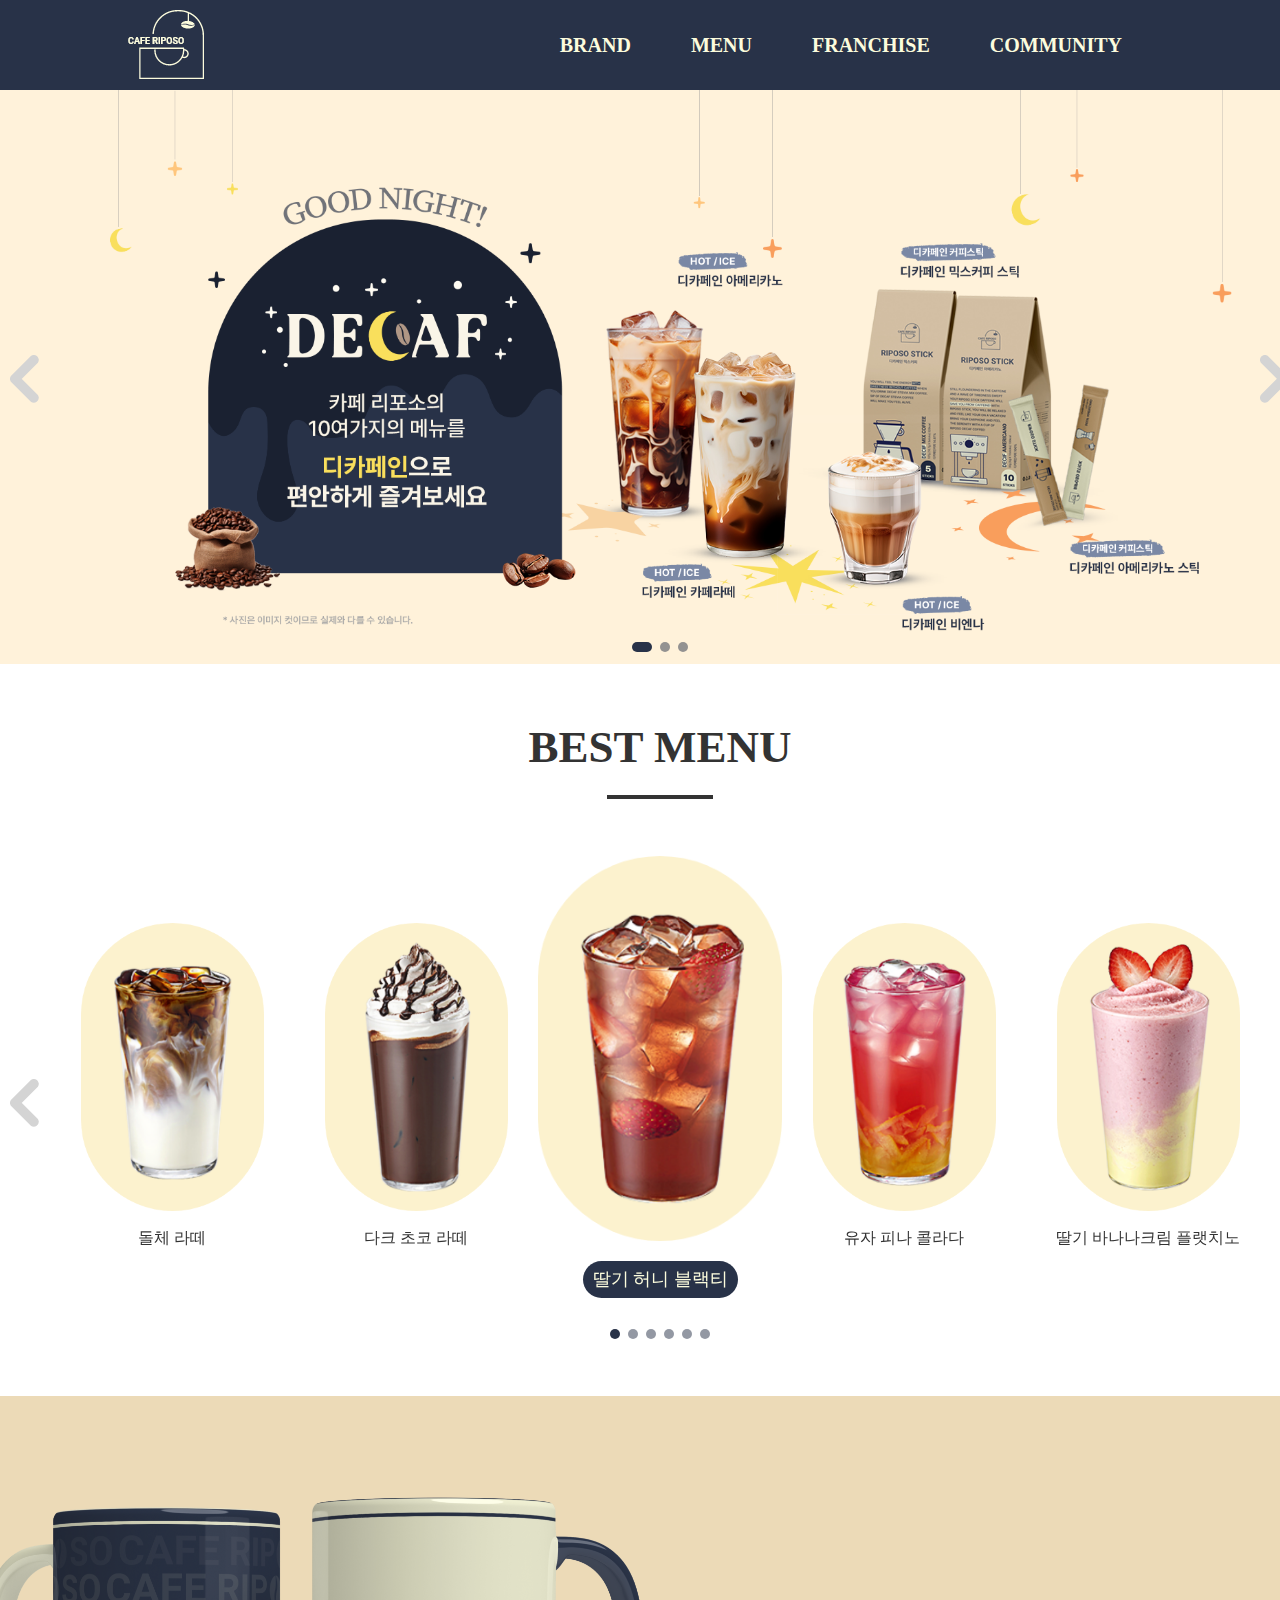
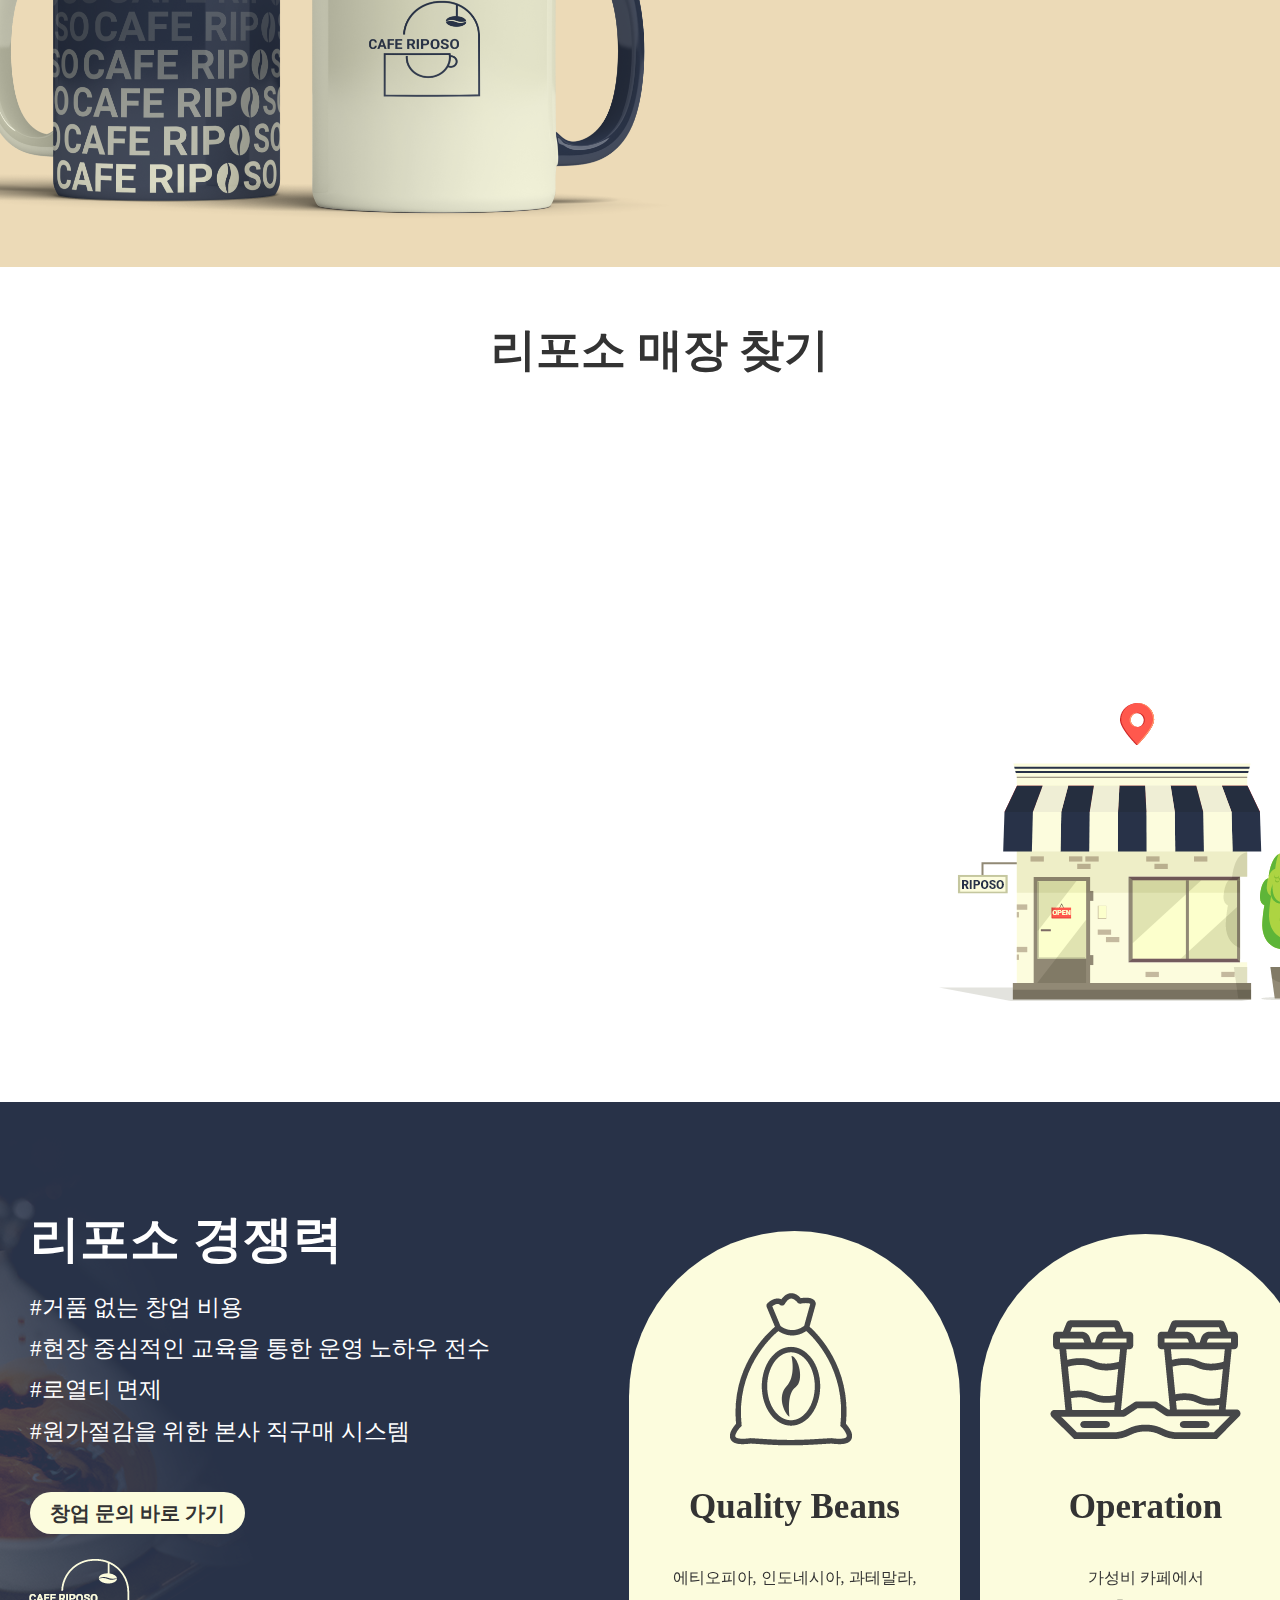
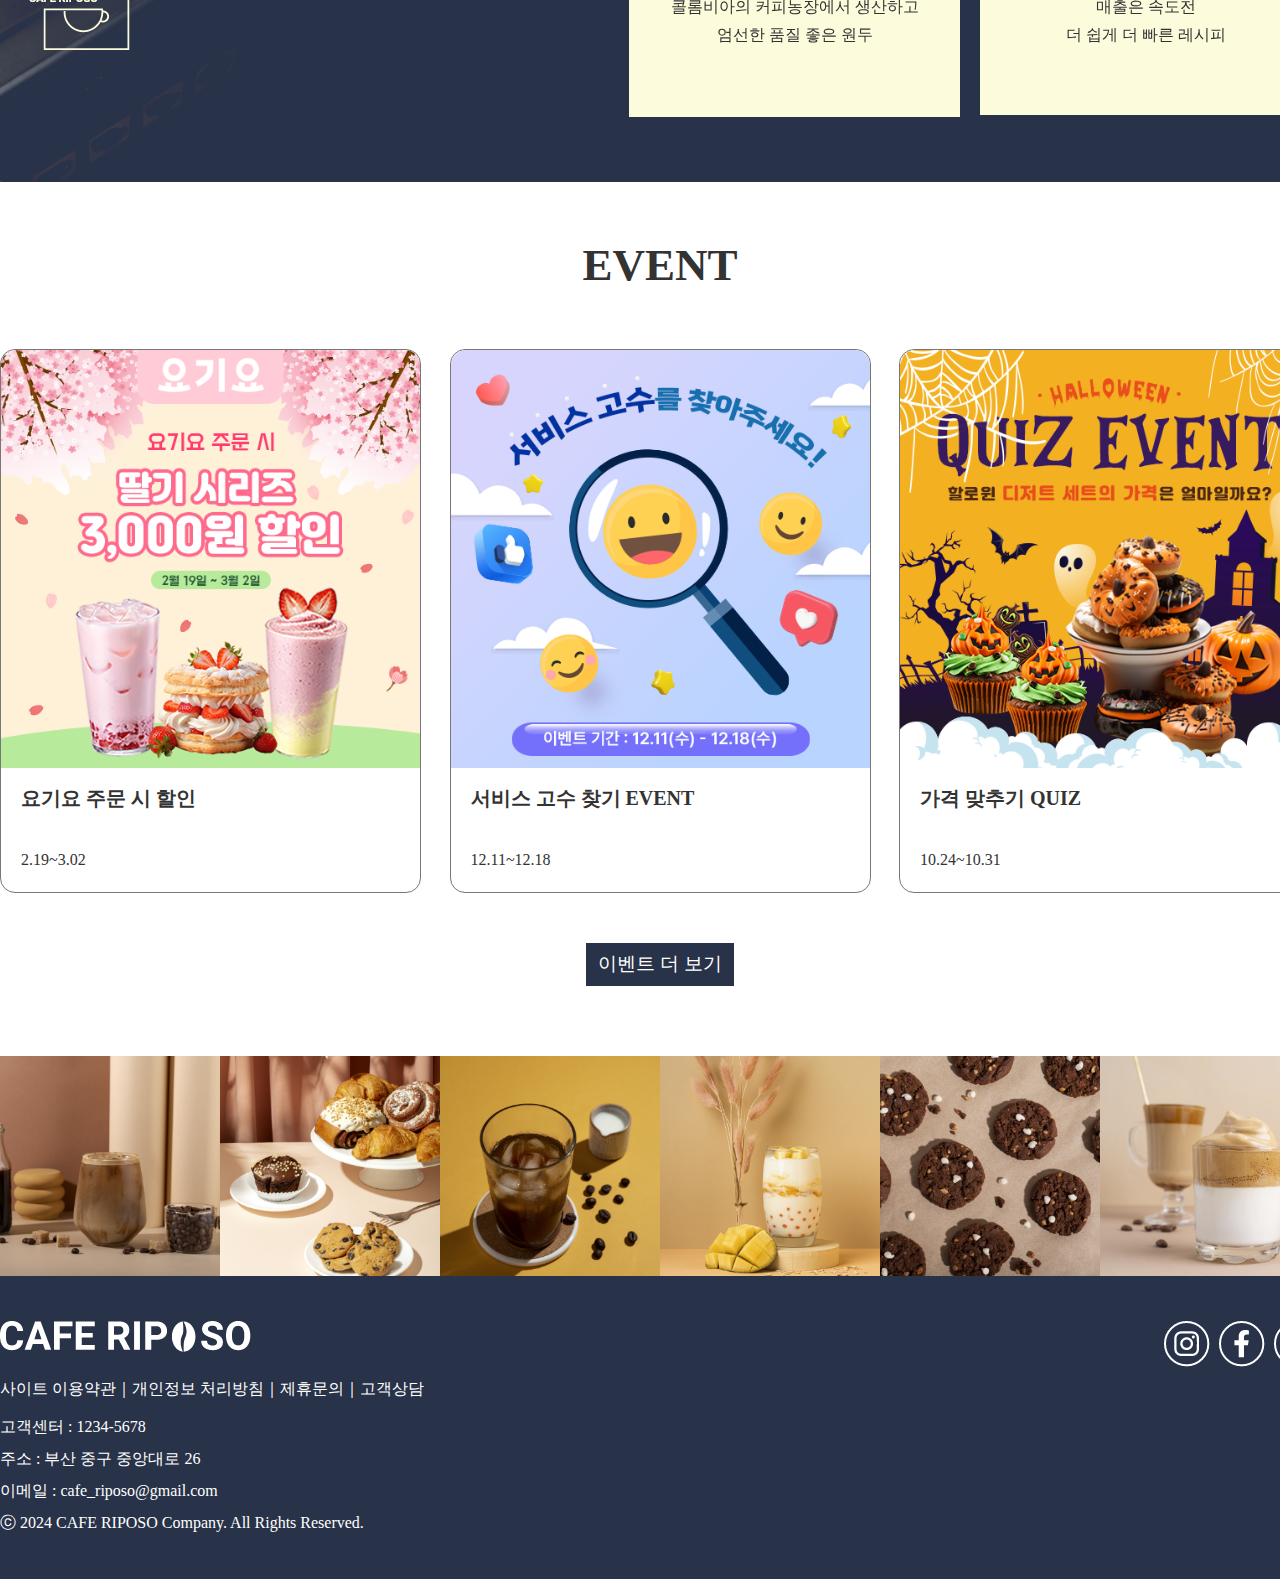
<file: index.html>
<!DOCTYPE html>
<html lang="ko">

<head>
  <meta charset="UTF-8">
  <meta http-equiv="X-UA-Compatible" content="IE=edge">
  <meta name="viewport" content="width=1400"><!--다른 매체에서도 너비 오류 없이 볼 수 있게-->
  <link href="./images/index/favicon_logo.png" rel="icon" type="image/png" sizes="32x32"><!--파비콘-->
  <title>카페 리포소</title>
  <link rel="stylesheet" href="https://cdn.jsdelivr.net/npm/swiper@8/swiper-bundle.min.css">
  <link href="https://unpkg.com/aos@2.3.1/dist/aos.css" rel="stylesheet">
  <link rel="stylesheet" href="https://cdn.jsdelivr.net/npm/swiper@8/swiper-bundle.min.css">
  <link href="https://webfontworld.github.io/sunn/SUIT.css" rel="stylesheet">
  <link rel="stylesheet" href="./index.css">
</head>

<body>
  <!-- header -->
  <header>
    <div class="header_in">
      <a href="./index.html"><img src="./images/index/logo.png" alt="카페리포소 로고"></a>
      <ul class="nav">
        <li><a href="./sub1_brand.html">BRAND</a>
          <strong></strong>
          <ul class="sub">
            <li><a href="./sub1_brand.html#vision">브랜드 비전</a></li>
            <li><a href="./sub1_brand.html#bg">브랜드 핵심가치</a></li>
            <li><a href="./sub1_brand.html#logo_bg">브랜드 로고</a></li>
            <li><a href="./sub1_brand.html#last">브랜드 연혁</a></li>
          </ul>
        </li>
        <li><a href="./sub2_menu.html">MENU</a>
          <strong></strong>
          <ul class="sub">
            <li><a href="./sub2_menu.html">전체메뉴</a></li>
          </ul>
        </li>
        <li><a href="./sub3_franchise.html">FRANCHISE</a>
          <strong></strong>
          <ul class="sub">
            <li><a href="./sub3_franchise.html#box">창업안내</a></li>
            <li><a href="./sub3_franchise.html#step">개설절차</a></li>
            <li><a href="./sub3_franchise.html#money">개설비용</a></li>
          </ul>
        </li>
        <li><a href="./sub4_community.html">COMMUNITY</a>
          <strong></strong>
          <ul class="sub">
            <li><a href="./sub4_community.html#event">이벤트</a></li>
            <li><a href="./sub4_community.html#table">공지사항</a></li>
            <li><a href="./sub4_community.html#bottom">제휴 및 문의</a></li>
          </ul>
        </li>
        <li class="sub_bg"></li>
      </ul>
    </div>
  </header>
  <!-- main banner -->
  <!-- 구문 -->
  <div class="swiper-container slide_banner">
    <div class="swiper-wrapper">
      <div class="swiper-slide">
        <a href="#"><img src="./images/index/main_banner_DECAF.png" alt="배너1"></a>
      </div>
      <div class="swiper-slide">
        <a href="#"><img src="./images/index/main_banner_TOAST.png" alt="배너2"></a>
      </div>
      <div class="swiper-slide">
        <a href="#"><img src="./images/index/mian_banner_EVENT.png" alt="배너3"></a>
      </div>

    </div>
    <!-- 화살표 버튼 -->
    <div class="swiper-button-next"></div>
    <div class="swiper-button-prev"></div>
    <!-- 블릿 버튼 -->
    <div class="swiper-pagination"></div>
  </div>

  <!-- best menu -->
  <div class="bestmenu">
    <h1>BEST MENU</h1>
    <b></b>
    <!-- best menu 구문 -->
    <div class="swiper-container gallery-center">
      <div class="gallery-center_inner">
        <div class="swiper-wrapper">
          <div class="swiper-slide">
            <a href="#"><img src="./images/index/menu1.png" alt="Strawberry honey black tea">
              <p>딸기 허니 블랙티</p>
            </a>
          </div>
          <div class="swiper-slide">
            <a href="#"><img src="./images/index/menu2.png" alt="yuzafina colada">
              <p>유자 피나 콜라다</p>
            </a>
          </div>
          <div class="swiper-slide">
            <a href="#"><img src="./images/index/menu3.png" alt="Strawberry banana cream fletchino">
              <p>딸기 바나나크림 플랫치노</p>
            </a>
          </div>
          <div class="swiper-slide">
            <a href="#"><img src="./images/index/menu4.png" alt="Black Sugar Bubble Tea">
              <p>흑당 버블 라떼</p>
            </a>
          </div>
          <div class="swiper-slide">
            <a href="#"><img src="./images/index/menu5.png" alt="Dolce Latte">
              <p>돌체 라떼</p>
            </a>
          </div>
          <div class="swiper-slide">
            <a href="#"><img src="./images/index/menu6.png" alt="Dark chocolate latte">
              <p>다크 초코 라떼</p>
            </a>
          </div>

        </div>
        <!-- 화살표 버튼 -->
        <div class="swiper-button-next"></div>
        <div class="swiper-button-prev"></div>
        <!-- 블릿 버튼 -->
        <div class="swiper-pagination"></div>
      </div>
    </div>
  </div>

  <!-- MD -->
  <div class="mugbg">
    <div class="mugtext">
      <h2 data-aos="fade-up">Special Mug Cup</h2>
      <p data-aos="fade-up" data-aos-delay="200">
        심플한 디자인으로 일상 어디서든 <br>
        활용하기 좋은 카페 리포소 대용량 머그컵
      </p>
      <span data-aos="fade-up" data-aos-delay="400">1회 제공량 600ml</span> <br>
      <a href="#" data-aos="fade-up" data-aos-delay="600">제품 더 보러가기</a>
    </div>
  </div>

  <!-- 매장 찾기 -->
  <div class="find">
    <h1>
      리포소 매장 찾기
    </h1>
    <img src="./images/index/fine_store.png"
      alt="find a store 따뜻한 분위기의 조명과 싱그러운 식물들이 어우러져 편안하게 휴식할 수 있는 공간인 카페 리포소 매장을 찾아보세요." class="findimg" data-aos="fade-right">
    <img src="./images/index/interior.png"
      alt="a variety of interior 작은 규모의 Take-Out 매장부터, 넓고 쾌적한 공간의 대형 매장까지 최고의 레이아웃으로 맞춤형 설계를 진행하여 제공합니다." class="interiorimg" data-aos="fade-up">
    <div class="findtext" data-aos="fade-left" data-aos-easing="ease-out-back">
      <h3>
        전국 어디에서나 <span>리포소와 함께!</span>
      </h3>
      <h4>
        리포소와 함께 커피 한잔의 여유를 가져보세요.
      </h4>
      <p>
        휴식이 필요할때, 여유로운 시간을 보내고 싶을때 <br>
        언제든 찾아올 수 있는 카페 리포소 매장이 <br>
        당신을 기다립니다.
      </p>
      <a href="#">매장 찾기</a>
    </div>
  </div>

  <!-- 리포소 경쟁력 -->
  <section>
    <div class="text">
      <h3>
        리포소 경쟁력
      </h3>
      <p>#거품 없는 창업 비용 <br>
        #현장 중심적인 교육을 통한 운영 노하우 전수 <br>
        #로열티 면제 <br>
        #원가절감을 위한 본사 직구매 시스템 <br>
      </p>
      <a href="#">창업 문의 바로 가기</a>

      <!-- 두번째 슬라이드 -->
      <div class="swiper-container slide">
        <div class="swiper-wrapper">
          <div class="swiper-slide">
            <div class="bg1">
              <h2>
                Quality Beans
              </h2>
              <p>
                에티오피아, 인도네시아, 과테말라, <br>
                콜롬비아의 커피농장에서 생산하고 <br>
                엄선한 품질 좋은 원두
              </p>
            </div>
            <div class="bg2">
              <h2>
                Operation
              </h2>
              <p>
                가성비 카페에서 <br>
                매출은 속도전 <br>
                더 쉽게 더 빠른 레시피
              </p>
            </div>
          </div>
          <div class="swiper-slide">
            <div class="bg3">
              <h2>
                Interior
              </h2>
              <p>
                작은 평수의 매장부터 <br>
                넓은 매장의 평수까지, <br>
                합리적인 맞춤 설계 인테리어
              </p>
            </div>
            <div class="bg4">
              <h2>
                Academy
              </h2>
              <p>
                체계화된 교육, 최적화된 시설의 <br>
                아카데미로 카페 창업이 <br>
                처음이신 분들도 누구나 쉽게
              </p>
            </div>
          </div>

        </div>

      </div>
    </div>
  </section>
  <!-- evevt -->
  <div class="event">
    <h1>EVENT</h1>
    <ul>
      <li><a href="#">
          <div class="event_img">
            <img src="./images/index/event1.png"
              alt="요기요 주문 시 딸기 시리즈 3,000원 할인">
          </div>
          <h5>
            요기요 주문 시 할인
          </h5>
          <p>
            2.19~3.02
          </p>
        </a></li>
      <li><a href="#">
          <div class="event_img">
            <img src="./images/index/event2.png" alt="서비스 고수를 찾아주세요! 이벤트 기간 : 12.11(수) - 12.18(수)">
          </div>
          <h5>
            서비스 고수 찾기 EVENT
          </h5>
          <p>
           12.11~12.18
          </p>
        </a></li>
      <li><a href="#">
          <div class="event_img">
            <img src="./images/index/event3.png" alt="HALLOWEEN QUIZ EVENT 할로윈 디자트 세트의 가격은 얼마일까요?">
          </div>
          <h5>
            가격 맞추기 QUIZ
          </h5>
          <p>
            10.24~10.31 
          </p>
        </a></li>
    </ul>
    <h6><a href="./sub4_community.html">이벤트 더 보기</a></h6>
  </div>

  <!-- 맨밑에 흘러가는 배너 --><!-- 구문 -->
  <div class="swiper-container flowslide">
    <div class="flowslide_inner">
      <div class="swiper-wrapper">
        <div class="swiper-slide">
          <a href="#"><img src="./images/index/img1.png" alt="갤러리1"></a>
        </div>
        <div class="swiper-slide">
          <a href="#"><img src="./images/index/img2.png" alt="갤러리2"></a>
        </div>
        <div class="swiper-slide">
          <a href="#"><img src="./images/index/img3.png" alt="갤러리3"></a>
        </div>
        <div class="swiper-slide">
          <a href="#"><img src="./images/index/img4.png" alt="갤러리4"></a>
        </div>
        <div class="swiper-slide">
          <a href="#"><img src="./images/index/img5.png" alt="갤러리5"></a>
        </div>
        <div class="swiper-slide">
          <a href="#"><img src="./images/index/img6.png" alt="갤러리6"></a>
        </div>
        <div class="swiper-slide">
          <a href="#"><img src="./images/index/img7.png" alt="갤러리7"></a>
        </div>
        <div class="swiper-slide">
          <a href="#"><img src="./images/index/img8.png" alt="갤러리8"></a>
        </div>
      </div>
    </div>
  </div>

  <!-- footer -->
  <footer>
    <div class="footer_in">
      <div class="footer_left">
        <img src="./images/index/f_logo.png" alt="cafe riposo 서브로고">
        <ul>
          <li><a href="#">사이트 이용약관</a></li>
          <li>｜</li>
          <li><a href="#">개인정보 처리방침</a></li>
          <li>｜</li>
          <li><a href="#">제휴문의</a></li>
          <li>｜</li>
          <li><a href="#">고객상담</a></li>
        </ul>
        <p>
          고객센터 : 1234-5678 <br>
          주소 : 부산 중구 중앙대로 26 <br>
          이메일 : cafe_riposo@gmail.com <br>
          ⓒ 2024 CAFE RIPOSO Company. All Rights Reserved.
        </p>
      </div>
      <div class="footer_right">
        <img src="./images/index/icon_instar.png" alt="인스타그램 아이콘">
        <img src="./images/index/icon_facebook.png" alt="페이스북 아이콘">
        <img src="./images/index/icon_youtube.png" alt="유튜브 아이콘">
      </div>
    </div>
  </footer>




  <!-- js -->
  <script src="https://code.jquery.com/jquery-2.2.0.min.js"></script>
  <script src="https://cdn.jsdelivr.net/npm/swiper@8/swiper-bundle.min.js"></script>
  <script src="https://unpkg.com/aos@2.3.1/dist/aos.js"></script><!-- aos 라이브러리 -->
  <script src="./script/index.js"></script>

</body>

</html>
</file>
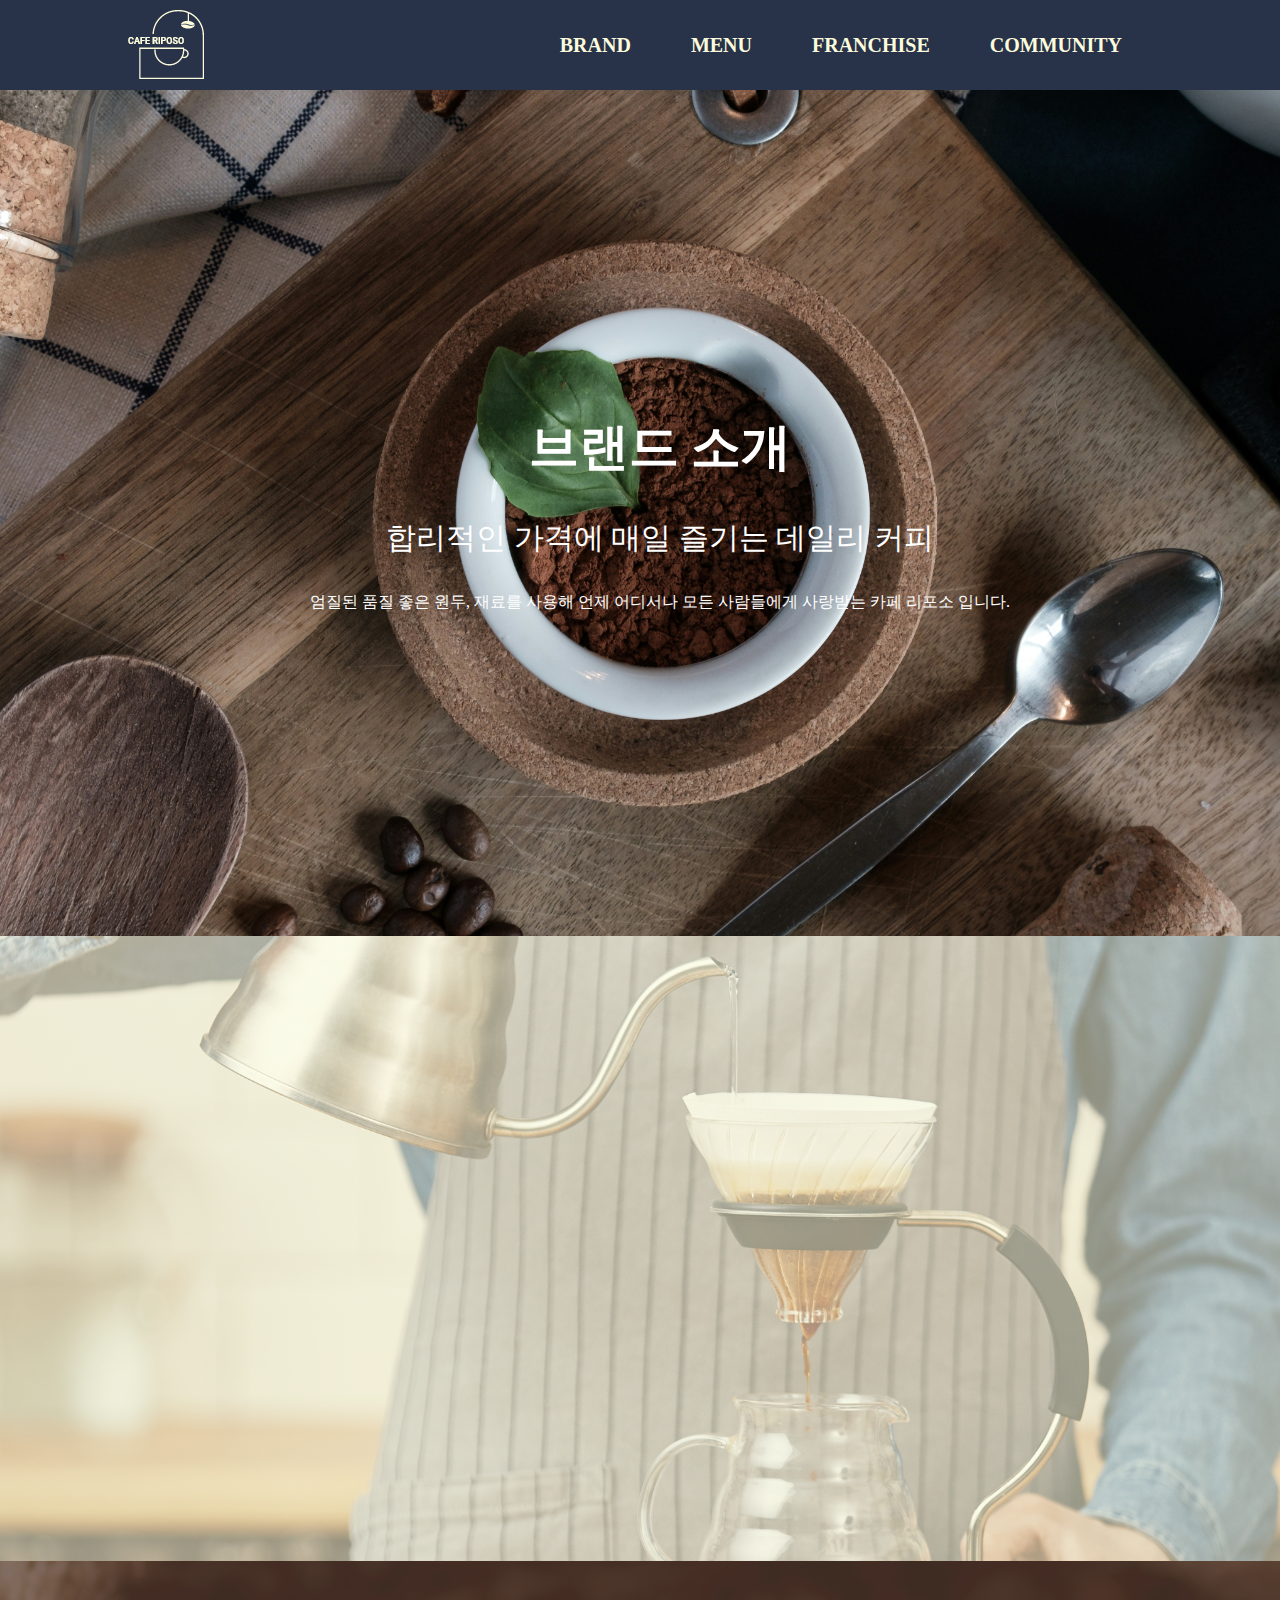
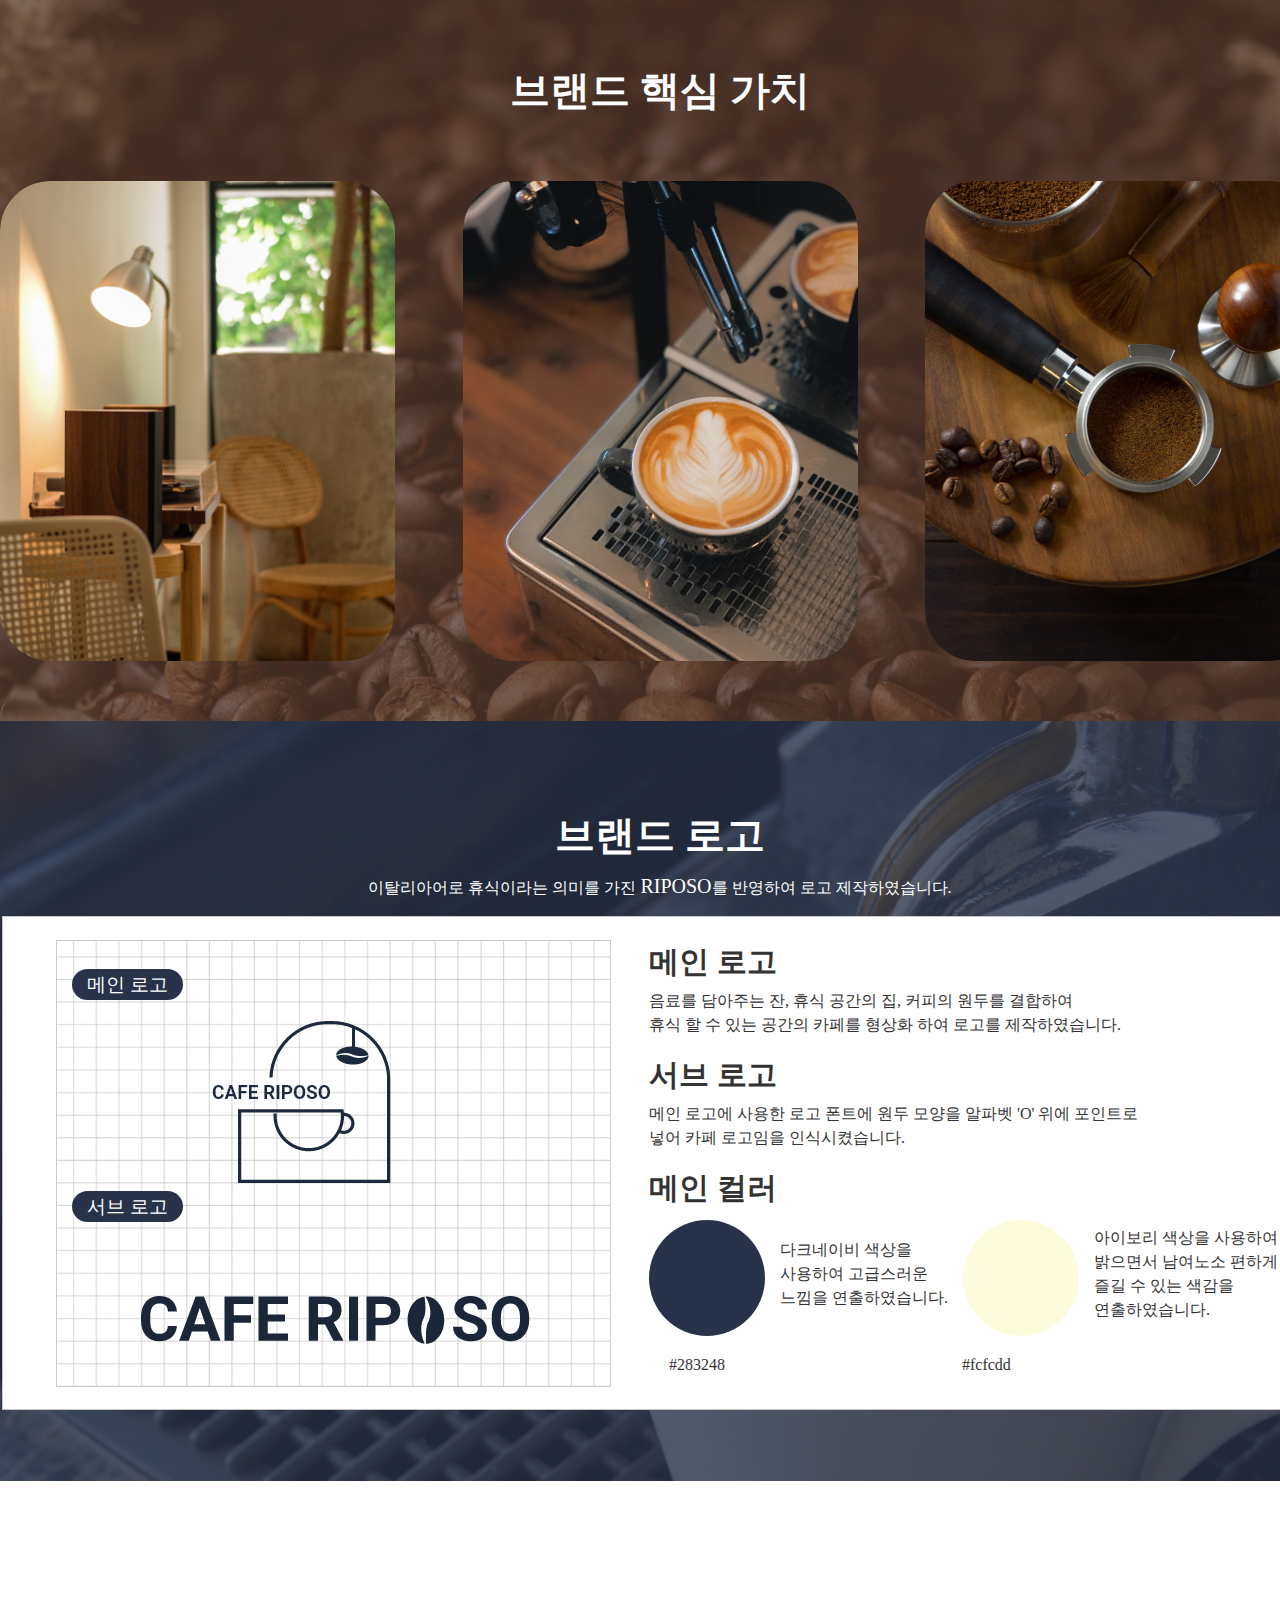
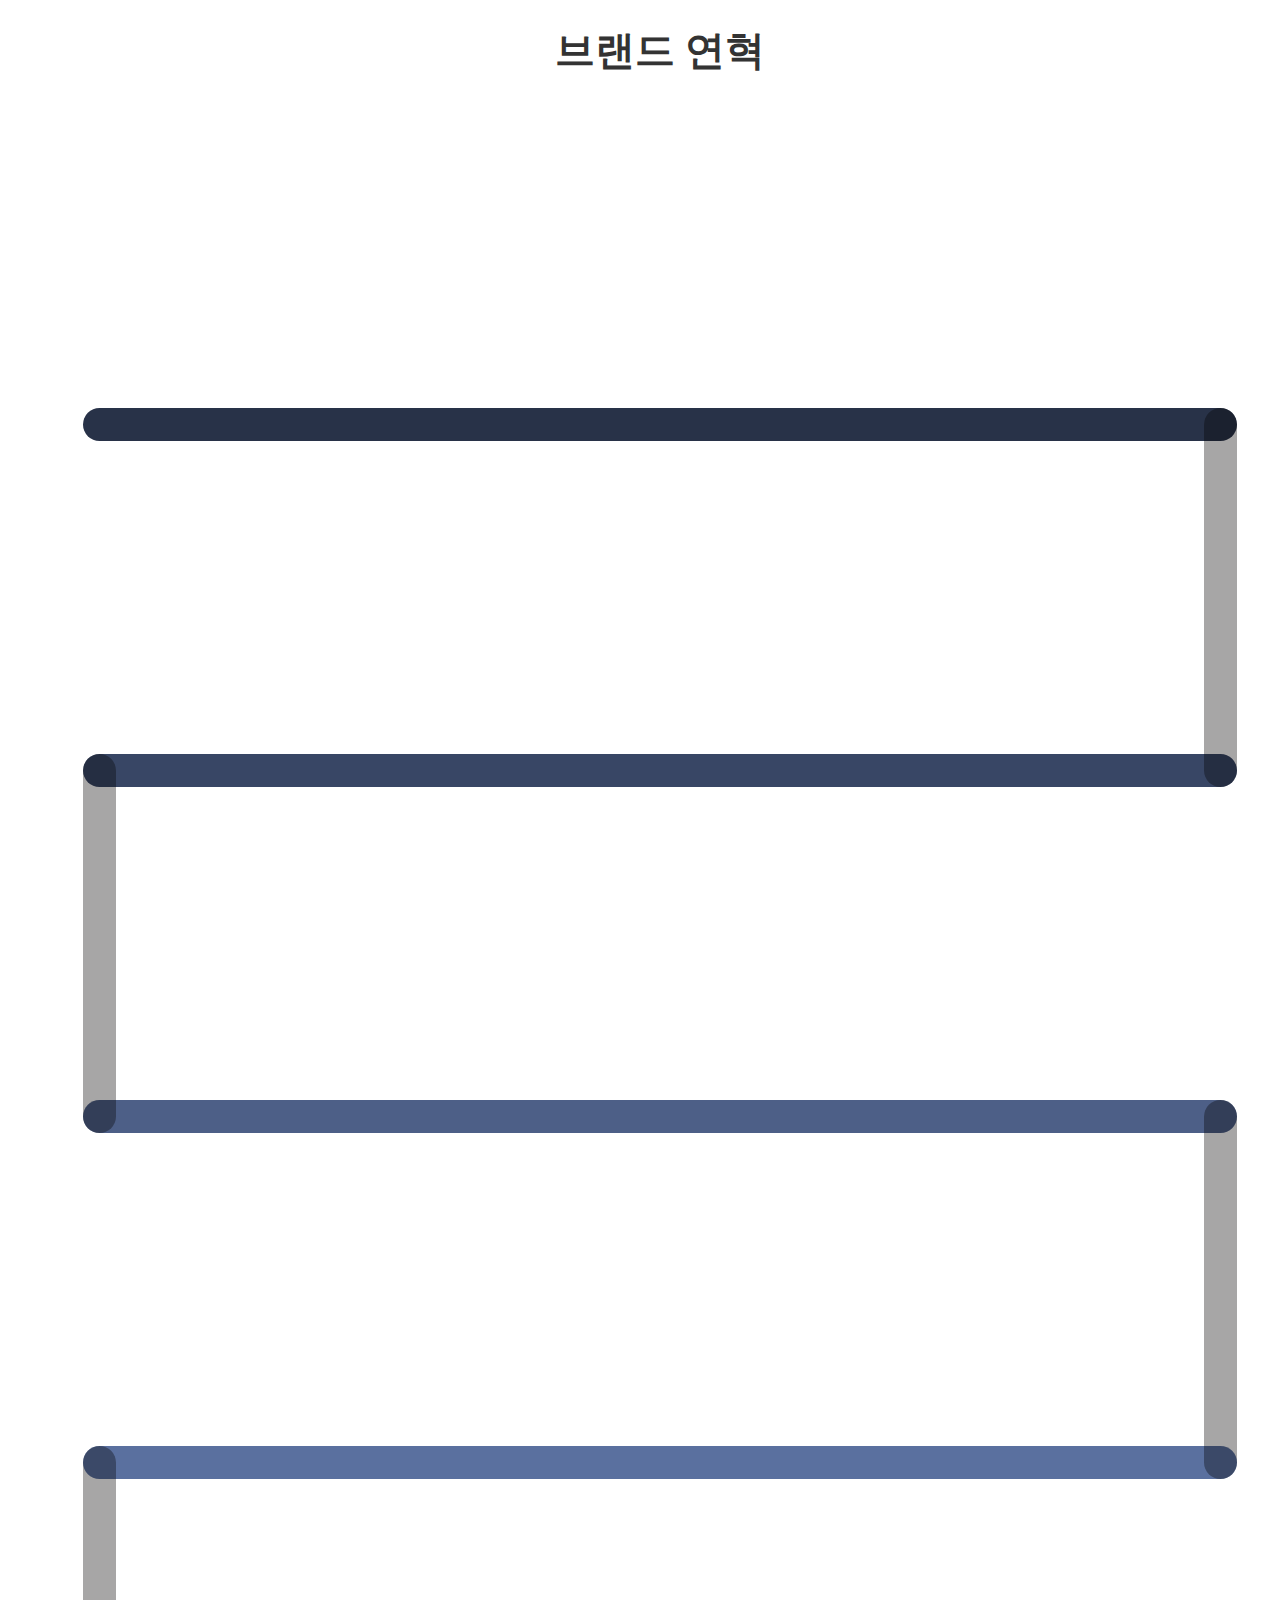
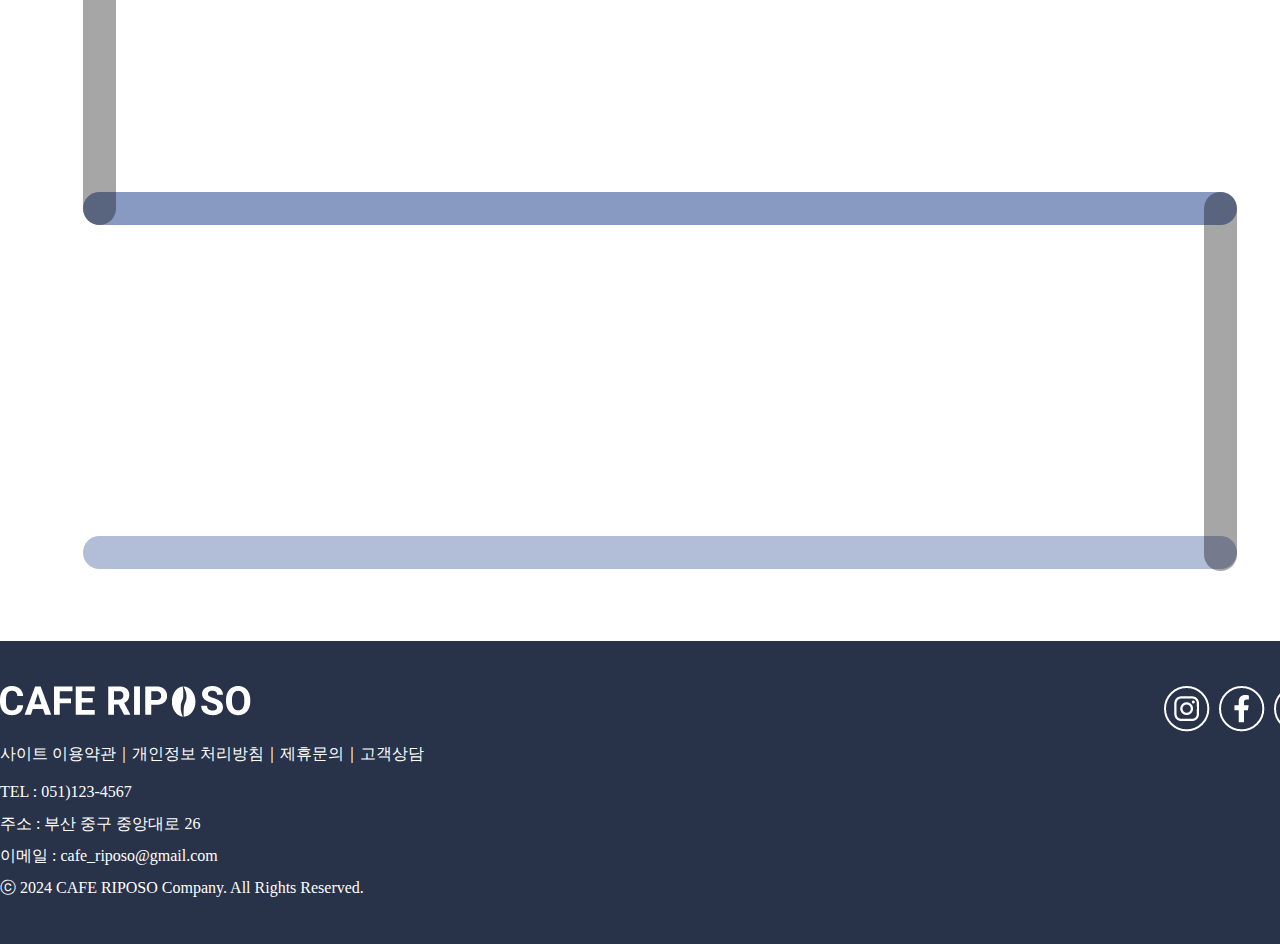
<file: sub1_brand.html>
<!DOCTYPE html>
<html lang="ko">

<head>
  <meta charset="UTF-8">
  <meta http-equiv="X-UA-Compatible" content="IE=edge">
  <meta name="viewport" content="width=1400"><!--다른 매체에서도 너비 오류 없이 볼 수 있게-->
  <link href="./images/sub_brand/favicon_logo.png" rel="icon" type="image/png" sizes="32x32"><!--파비콘-->
  <title>카페 리포소</title>
  <!-- aos css -->
	<link href="https://unpkg.com/aos@2.3.1/dist/aos.css" rel="stylesheet">
  <link href="https://webfontworld.github.io/sunn/SUIT.css" rel="stylesheet">
  <link rel="stylesheet" href="./sub1_brand.css">
</head>

<body>
  <!-- header -->
  <header>
    <div class="header_in">
      <a href="./index.html"><img src="./images/index/logo.png" alt="카페리포소 로고"></a>
      <ul class="nav">
        <li><a href="./sub1_brand.html">BRAND</a>
          <strong></strong>
          <ul class="sub">
            <li><a href="./sub1_brand.html#vision">브랜드 비전</a></li>
            <li><a href="./sub1_brand.html#bg">브랜드 핵심가치</a></li>
            <li><a href="./sub1_brand.html#logo_bg">브랜드 로고</a></li>
            <li><a href="./sub1_brand.html#last">브랜드 연혁</a></li>
          </ul>
        </li>
        <li><a href="./sub2_menu.html">MENU</a>
          <strong></strong>
          <ul class="sub">
            <li><a href="./sub2_menu.html">전체메뉴</a></li>
          </ul>
        </li>
        <li><a href="./sub3_franchise.html">FRANCHISE</a>
          <strong></strong>
          <ul class="sub">
            <li><a href="./sub3_franchise.html#box">창업안내</a></li>
            <li><a href="./sub3_franchise.html#step">개설절차</a></li>
            <li><a href="./sub3_franchise.html#money">개설비용</a></li>
          </ul>
        </li>
        <li><a href="./sub4_community.html">COMMUNITY</a>
          <strong></strong>
          <ul class="sub">
            <li><a href="./sub4_community.html#event">이벤트</a></li>
            <li><a href="./sub4_community.html#table">공지사항</a></li>
            <li><a href="./sub4_community.html#bottom">제휴 및 문의</a></li>
          </ul>
        </li>
        <li class="sub_bg"></li>
      </ul>
    </div>
  </header>
  <!-- main banner -->
  <div class="mb">
    <h1>
      브랜드 소개
    </h1>
    <h2>
      합리적인 가격에 매일 즐기는 데일리 커피
    </h2>
    <p>
      엄질된 품질 좋은 원두, 재료를 사용해 언제 어디서나 모든 사람들에게 사랑받는 카페 리포소 입니다.
    </p>
  </div>

  <!-- 브랜드 비전 -->
  <div class="vision" id="vision">
    <h1 data-aos="fade-up">
      브랜드 비전
    </h1>
    <h2 data-aos="fade-up" data-aos-delay="200">
      이제는 일상이 된 커피 한잔 <br>
      한 잔의 음료에도 평범한 일상이 특별한 순간이 되기를 바랍니다.
    </h2>
    <p data-aos="fade-up" data-aos-delay="400">
      리포소는 고객의 만족과 가맹점의 성공을 최우선으로 생각하며 <br>
      모두에게 새로운 가치와 따뜻한 여유를 선사합니다.
    </p>
  </div>

  <!-- 브랜드 핵심 가치 -->
  <div class="bg" id="bg">
    <h1>브랜드 핵심 가치</h1>
    <ul>
      <li class="left">
        <h3>여유로운 공간</h3>
        <h4>A Relaxed Store</h4>
        <p>
          바쁜 일상 속에 <br>
          커피 한 잔의 여유를 <br>
          만들어줄 커뮤니티 매장
        </p>
      </li>
      <li class="center">
        <h3>합리적인 가격</h3>
        <h4>A Reasonable Price</h4>
        <p>
          유통 과정을 최소화하여 <br>
          최대한 저렴하고 합리적인 <br>
          가격에 음료 제공
        </p>
      </li>
      <li class="right">
        <h3>올바른 자부심</h3>
        <h4>The Right Pride</h4>
        <p>
          100% 아라비카 프리미엄 <br>
          원두를 국내 로스팅 하여 <br>
          항상 신선한 원두를 가맹점에 공급
        </p>
      </li>
    </ul>
  </div>

  <!-- 브랜드 로고 -->
  <div class="logo_bg" id="logo_bg">
    <h1>
      브랜드 로고
    </h1>
    <h5>이탈리아어로 휴식이라는 의미를 가진 <b>RIPOSO</b>를 반영하여 로고 제작하였습니다.</h5>
    <div class="logo_text">
      <div class="logo_left">
        <h3>메인 로고</h3>
        <img src="./images/sub_brand/main_logo.png" alt="리포소 메인로고" class="main_logo">
        <h3>서브 로고</h3>
        <img src="./images/sub_brand/sub_logo.png" alt="리포소 서브로고" class="sub_logo">
      </div>
      <div class="logo_right">
        <h2>메인 로고</h2>
        <p>
          음료를 담아주는 잔, 휴식 공간의 집, 커피의 원두를 결합하여 <br>
          휴식 할 수 있는 공간의 카페를 형상화 하여 로고를 제작하였습니다.
        </p>
        <h2>서브 로고</h2>
        <p>
          메인 로고에 사용한 로고 폰트에 원두 모양을 알파벳 'O' 위에 포인트로 <br>
          넣어 카페 로고임을 인식시켰습니다.
        </p>
        <h2>메인 컬러</h2>
        <ul class="box">
          <li><img src="./images/sub_brand/main_color1.png" alt="283248 색상"></li>
          <li class="navy">
            <p>
              다크네이비 색상을 <br>
              사용하여 고급스러운 <br>
              느낌을 연출하였습니다.
            </p>
          </li>
          <li><img src="./images/sub_brand/sub_color2.png" alt="fcfcdd 색상"></li>
          <li class="ivory">
            <p>
              아이보리 색상을 사용하여 <br>
              밝으면서 남여노소 편하게 <br>
              즐길 수 있는 색감을 <br>
              연출하였습니다.
            </p>
          </li>
        </ul>
        <ul class="box2">
          <li>#283248</li>
          <li>#fcfcdd</li>
        </ul>
      </div>
    </div>
  </div>

  <!-- 브랜드 연혁 -->
  <div class="last" id="last">
    <h1>브랜드 연혁</h1>
    <ul class="last_in" data-aos="fade-left" data-aos-easing="ease-out-back">
      <li>
        <p>11월 카카오톡 선물하기 모바일 상품권 입점<br>
        07월 본사 주최 제2회 음료 대회 <br>
        02월 최상급 스페셜티 블렌드 원두 리뉴얼 출시</p>
      </li>
      <li><h2>2023</h2></li>
      <li><img src="./images/sub_brand/img1.png" alt="이미지1"></li>
    </ul>

    <ul data-aos="fade-right">
      <li><img src="./images/sub_brand/img2.png" alt="이미지2"></li>
      <li><h2>2022</h2></li>
      <li>
        <p>12월 창원·김해지사 설립<br>
        09월 본사 주최 제1회 음료 대회 <br>
        02월 매장 인테리어 디자인 리뉴얼</p>
      </li>
    </ul>

    <ul class="last_in" data-aos="fade-left" data-aos-easing="ease-out-back">
      <li>
        <p>11월 초대형 로스터기 'PROBAT 60kg' 입고<br>
        06월 문화 마케팅 프로모션 실행 <br>
        05월 원두 출고량 5t 달성</p>
      </li>
      <li><h2>2021</h2></li>
      <li><img src="./images/sub_brand/img3.png" alt="이미지3"></li>
    </ul>

    <ul data-aos="fade-right">
      <li><img src="./images/sub_brand/img4.png" alt="이미지4"></li>
      <li><h2>2020</h2></li>
      <li>
        <p>10월 자체 로스팅 센터 설립<br>
        07월 물류·유통센터 계약 <br>
        01월 간편결제 PAYCO 도입</p>
      </li>
    </ul>

    <ul class="last_in" data-aos="fade-left" data-aos-easing="ease-out-back">
      <li>
        <p>11월 사옥 확장 이전<br>
        08월 코엑스 창업박람회 참가 <br>
        05월 RIPOSO 50호점 오픈</p>
      </li>
      <li><h2>2019</h2></li>
      <li><img src="./images/sub_brand/img5.png" alt="이미지5"></li>
    </ul>

    <ul data-aos="fade-right">
      <li><img src="./images/sub_brand/img6.png" alt="이미지6"></li>
      <li><h2>2018</h2></li>
      <li>
        <p>12월 사회 소외계층을 위한 물품 기부<br>
        04월 코엑스 세계기록총회 카페 부스 참여 <br>
        04월 CAFE RIPOSO 런칭 1호점 오픈</p>
      </li>
    </ul>
  </div>

  <!-- footer -->
  <footer>
    <div class="footer_in">
      <div class="footer_left">
        <img src="./images/index/f_logo.png" alt="cafe riposo 서브로고">
        <ul>
          <li><a href="#">사이트 이용약관</a></li>
          <li>｜</li>
          <li><a href="#">개인정보 처리방침</a></li>
          <li>｜</li>
          <li><a href="#">제휴문의</a></li>
          <li>｜</li>
          <li><a href="#">고객상담</a></li>
        </ul>
        <p>
          TEL : 051)123-4567 <br>
          주소 : 부산 중구 중앙대로 26 <br>
          이메일 : cafe_riposo@gmail.com <br>
          ⓒ 2024 CAFE RIPOSO Company. All Rights Reserved.
        </p>
      </div>
      <div class="footer_right">
        <img src="./images/index/icon_instar.png" alt="인스타그램 아이콘">
        <img src="./images/index/icon_facebook.png" alt="페이스북 아이콘">
        <img src="./images/index/icon_youtube.png" alt="유튜브 아이콘">
      </div>
    </div>
  </footer>



  <!-- js -->
  <script src="https://code.jquery.com/jquery-2.2.0.min.js"></script>
  <script src="https://unpkg.com/aos@2.3.1/dist/aos.js"></script><!-- aos 라이브러리 -->
  <script src="./script/sub1_brand.js"></script>

</body>

</html>
</file>
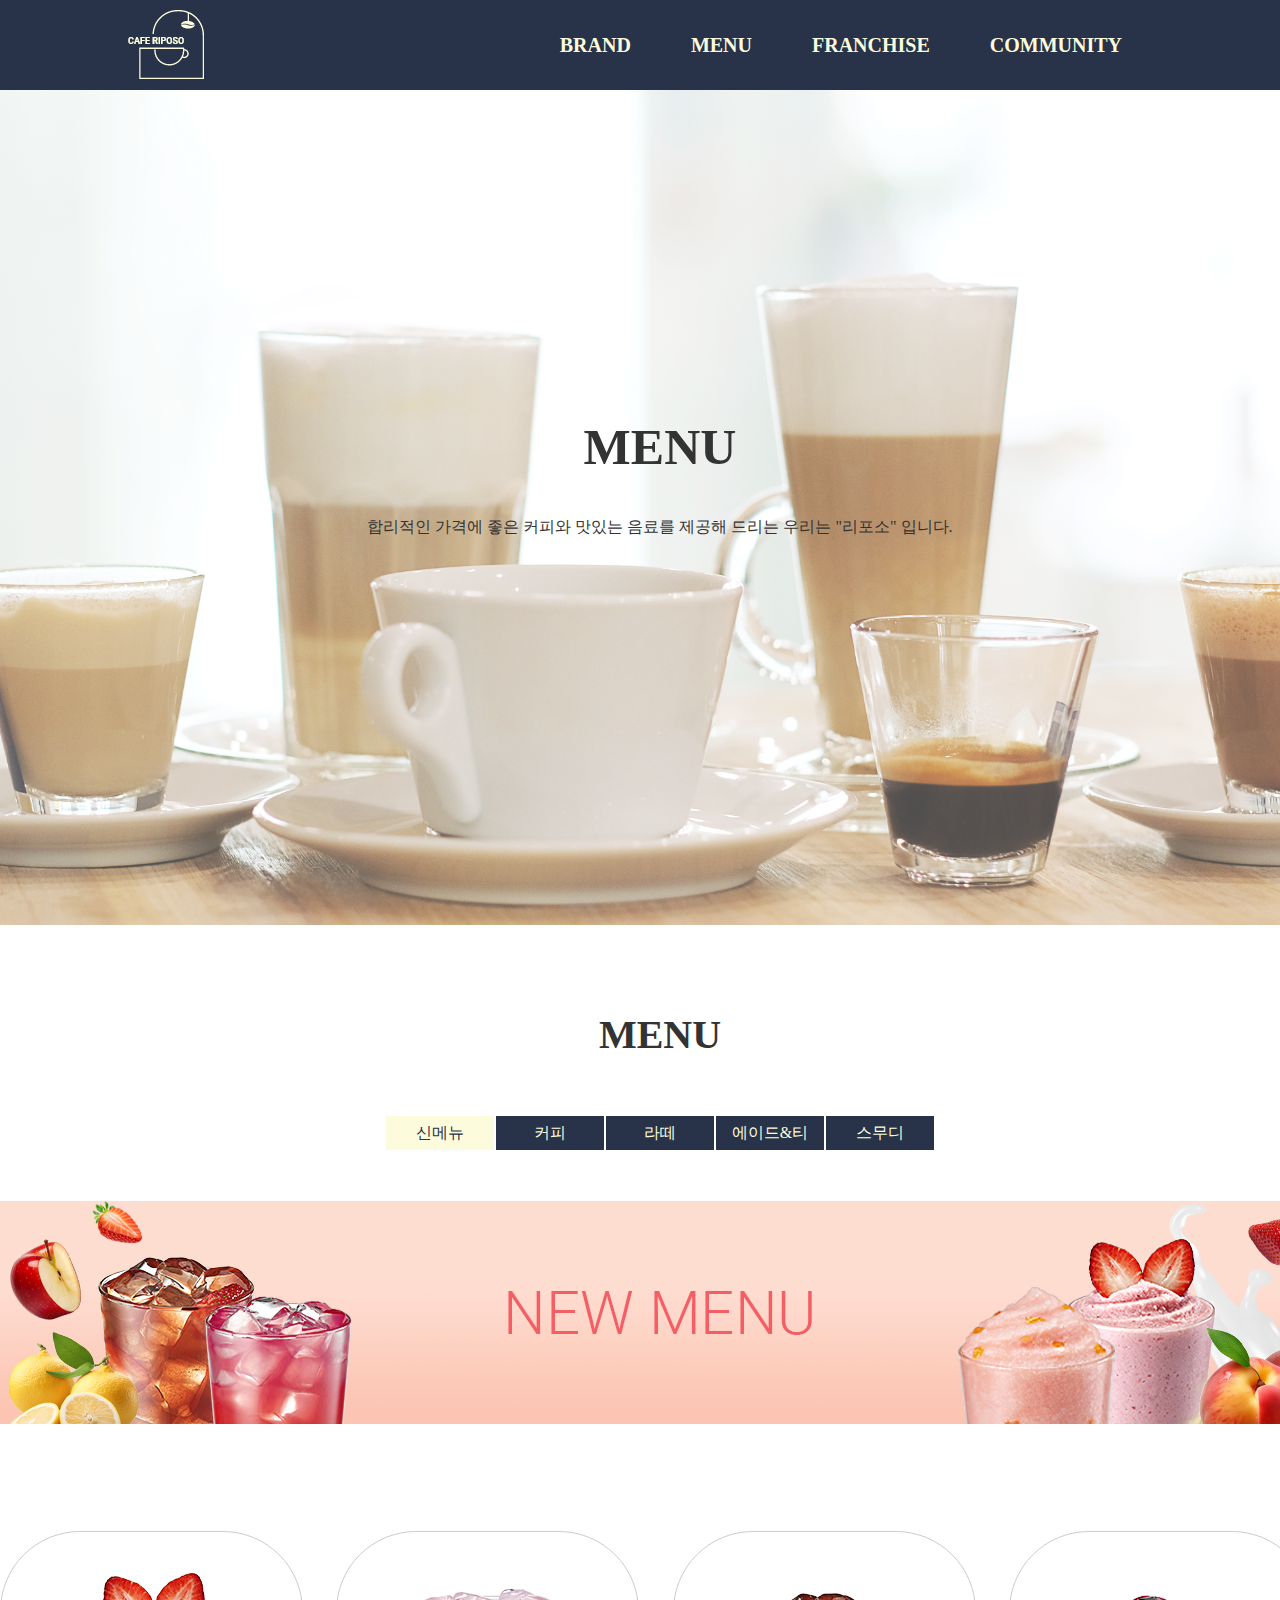
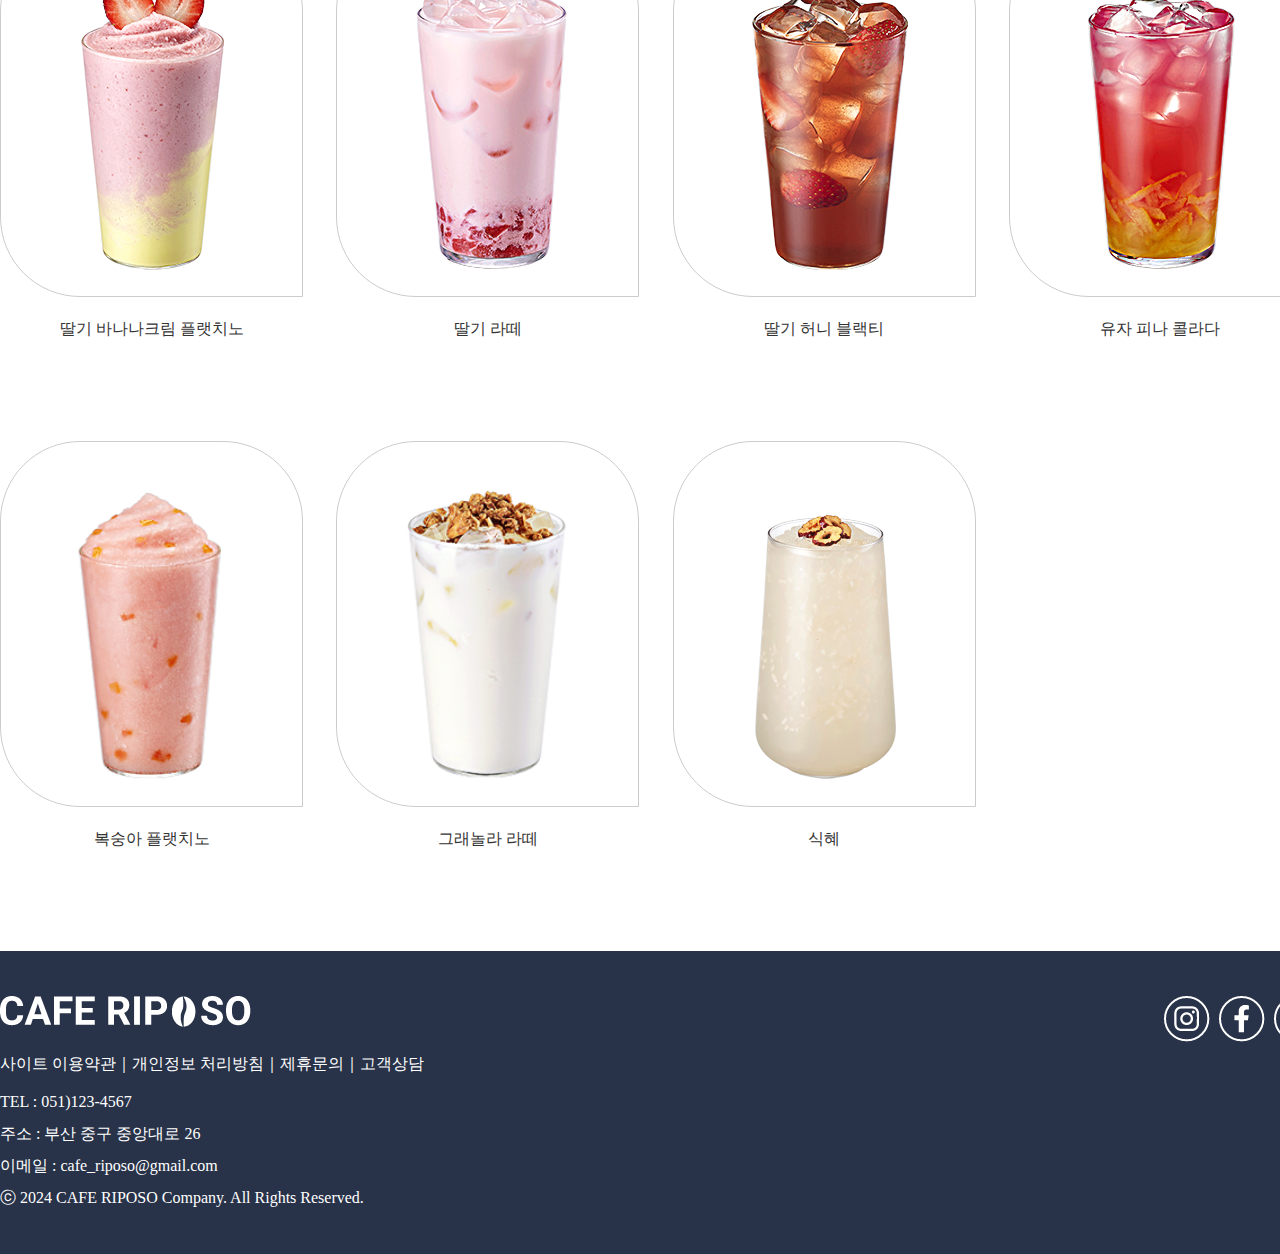
<file: sub2_menu.html>
<!DOCTYPE html>
<html lang="ko">

<head>
  <meta charset="UTF-8">
  <meta http-equiv="X-UA-Compatible" content="IE=edge">
  <meta name="viewport" content="width=1400"><!--다른 매체에서도 너비 오류 없이 볼 수 있게-->
  <link href="./images/sub_menu/new_menu/favicon_logo.png" rel="icon" type="image/png" sizes="32x32"><!--파비콘-->
  <title>카페 리포소</title>
  <link href="https://webfontworld.github.io/sunn/SUIT.css" rel="stylesheet">
  <link rel="stylesheet" href="./sub2_menu.css">
</head>

<body>
  <!-- header -->
  <header>
    <div class="header_in">
      <a href="./index.html"><img src="./images/index/logo.png" alt="카페리포소 로고"></a>
      <ul class="nav">
        <li><a href="./sub1_brand.html">BRAND</a>
          <strong></strong>
          <ul class="sub">
            <li><a href="./sub1_brand.html#vision">브랜드 비전</a></li>
            <li><a href="./sub1_brand.html#bg">브랜드 핵심가치</a></li>
            <li><a href="./sub1_brand.html#logo_bg">브랜드 로고</a></li>
            <li><a href="./sub1_brand.html#last">브랜드 연혁</a></li>
          </ul>
        </li>
        <li><a href="./sub2_menu.html">MENU</a>
          <strong></strong>
          <ul class="sub">
            <li><a href="./sub2_menu.html">전체메뉴</a></li>
          </ul>
        </li>
        <li><a href="./sub3_franchise.html">FRANCHISE</a>
          <strong></strong>
          <ul class="sub">
            <li><a href="./sub3_franchise.html#box">창업안내</a></li>
            <li><a href="./sub3_franchise.html#step">개설절차</a></li>
            <li><a href="./sub3_franchise.html#money">개설비용</a></li>
          </ul>
        </li>
        <li><a href="./sub4_community.html">COMMUNITY</a>
          <strong></strong>
          <ul class="sub">
            <li><a href="./sub4_community.html#event">이벤트</a></li>
            <li><a href="./sub4_community.html#table">공지사항</a></li>
            <li><a href="./sub4_community.html#bottom">제휴 및 문의</a></li>
          </ul>
        </li>
        <li class="sub_bg"></li>
      </ul>
    </div>
  </header>
  <!-- main banner -->
  <div class="mb">
    <h1>MENU</h1>
    <p>합리적인 가격에 좋은 커피와 맛있는 음료를 제공해 드리는 우리는 "리포소" 입니다.</p>
  </div>

  <!-- menu -->
  <div class="menu">
    <h1>MENU</h1>
    <div class="filter">
      <ul class="sub_ul">
        <li id="filter1" class="active"><a href="#none">신메뉴</a></li>
        <li id="filter2"><a href="#none">커피</a></li>
        <li id="filter3"><a href="#none">라떼</a></li>
        <li id="filter4"><a href="#none">에이드&티</a></li>
        <li id="filter5"><a href="#none">스무디</a></li>
      </ul>
      <div class="filter_content">
        <div class="filter1">
          <img src="./images/sub_menu/new_menu/sub_banner.png" alt="NEW MEMU">
          <ul class="main_ul">
            <li><a href="./sub2_menu_new1.html">
                <div>
                  <img src="./images/sub_menu/new_menu/Strawberry_banana_cream_flatcino.png" alt="딸기바나나크림플랫치노이미지">
                  <h4>#딸기 바나나크림 플랫치노</h4>
                </div>
                <p>딸기 바나나크림 플랫치노</p>
              </a></li>
            <li><a href="#">
                <div>
                  <img src="./images/sub_menu/new_menu/Strawberry_Latte.png" alt="딸기라떼이미지">
                  <h4>#딸기 라떼</h4>
                </div>
                <p>딸기 라떼</p>
              </a></li>
            <li><a href="#">
                <div>
                  <img src="./images/sub_menu/new_menu/Strawberry_honey_black_tea.png" alt="딸기허니블랙티이미지">
                  <h4>#딸기 허니 블랙티</h4>
                </div>
                <p>딸기 허니 블랙티</p>
              </a></li>
            <li><a href="#">
                <div>
                  <img src="./images/sub_menu/new_menu/citron_pina_colada.png" alt="유자피나콜라다 이미지">
                  <h4>#유자 피나 콜라다</h4>
                </div>
                <p>유자 피나 콜라다</p>
              </a></li>
            <li><a href="#">
                <div>
                  <img src="./images/sub_menu/new_menu/Peach_flatcino.png" alt="복숭아플랫치노 이미지">
                  <h4>#복숭아 플랫치노</h4>
                </div>
                <p>복숭아 플랫치노</p>
              </a></li>
            <li><a href="#">
                <div>
                  <img src="./images/sub_menu/new_menu/Granola_latte.png" alt="그래놀라라떼 이미지">
                  <h4>#그래놀라 라떼</h4>
                </div>
                <p>그래놀라 라떼</p>
              </a></li>
            <li><a href="#">
                <div>
                  <img src="./images/sub_menu/new_menu/sweet_rice_drink.png" alt="식혜 이미지">
                  <h4>#식혜</h4>
                </div>
                <p>식혜</p>
              </a></li>
          </ul>
        </div>

        <div class="filter2">
          <img src="./images/sub_menu/coffee_menu/sub_banner.png" alt="COFFEE MENU">
          <ul class="main_ul">
            <li><a href="./sub2_menu_coffee1.html">
                <div>
                  <img src="./images/sub_menu/coffee_menu/Americano.png" alt="아메리카노 이미지">
                  <h4>#아메리카노</h4>
                </div>
                <p>아메리카노</p>
              </a></li>
            <li><a href="#">
                <div>
                  <img src="./images/sub_menu/coffee_menu/Cafe_Latte.png" alt="카페라떼 이미지">
                  <h4>#카페라떼</h4>
                </div>
                <p>카페라떼</p>
              </a></li>
            <li><a href="#">
                <div>
                  <img src="./images/sub_menu/coffee_menu/Vanilla_Latte.png" alt="바닐라라떼 이미지">
                  <h4>#바닐라 라떼</h4>
                </div>
                <p>바닐라 라떼</p>
              </a></li>
            <li><a href="#">
                <div>
                  <img src="./images/sub_menu/coffee_menu/Dolce_Latte.png" alt="돌체라떼 이미지">
                  <h4>#돌체라떼</h4>
                </div>
                <p>돌체라떼</p>
              </a></li>
            <li><a href="#">
                <div>
                  <img src="./images/sub_menu/coffee_menu/Hazelnut_Latte.png" alt="헤이즐넛 라떼 이미지">
                  <h4>#헤이즐넛 라떼</h4>
                </div>
                <p>헤이즐넛 라떼</p>
              </a></li>
            <li><a href="#">
                <div>
                  <img src="./images/sub_menu/coffee_menu/Caramel_Macchiato.png" alt="카라멜 마끼아또 이미지">
                  <h4>#카라멜 마끼아또</h4>
                </div>
                <p>카라멜 마끼아또</p>
              </a></li>
            <li><a href="#">
                <div>
                  <img src="./images/sub_menu/coffee_menu/Cafe_Mocha.png" alt="카페모카 이미지">
                  <h4>#카페모카</h4>
                </div>
                <p>카페모카</p>
              </a></li>
            <li><a href="#">
                <div>
                  <img src="./images/sub_menu/coffee_menu/Black_sugar_cafe_latte.png" alt="흑당 카페라떼 이미지">
                  <h4>#흑당 카페라떼</h4>
                </div>
                <p>흑당 카페라떼</p>
              </a></li>
            <li><a href="#">
                <div>
                  <img src="./images/sub_menu/coffee_menu/Dalgona_cafe_latte.png" alt="달고나 카페라떼 이미지">
                  <h4>#달고나 카페라떼</h4>
                </div>
                <p>달고나 카페라떼</p>
              </a></li>
          </ul>
        </div>

        <div class="filter3">
          <img src="./images/sub_menu/latte_menu/sub_banner.png" alt="LATTE MENU">
          <ul class="main_ul">
            <li><a href="./sub2_menu_latte1.html">
                <div>
                  <img src="./images/sub_menu/latte_menu/Strawberry_Latte.png" alt="딸기 라떼 이미지">
                  <h4>#딸기 라떼</h4>
                </div>
                <p>딸기 라떼</p>
              </a></li>
            <li><a href="#">
                <div>
                  <img src="./images/sub_menu/latte_menu/Granola_latte.png" alt="그래놀라 라떼 이미지">
                  <h4>#그래놀라 라떼</h4>
                </div>
                <p>그래놀라 라떼</p>
              </a></li>
            <li><a href="#">
                <div>
                  <img src="./images/sub_menu/latte_menu/Black_sugar_bubble_latte.png" alt="흑당 버블 라떼 이미지">
                  <h4>#흑당 버블 라떼</h4>
                </div>
                <p>흑당 버블 라떼</p>
              </a></li>
            <li><a href="#">
                <div>
                  <img src="./images/sub_menu/latte_menu/Green_Tea_Latte.png" alt="그린티 라떼 이미지">
                  <h4>#그린티 라떼</h4>
                </div>
                <p>그린티 라떼</p>
              </a></li>
            <li><a href="#">
                <div>
                  <img src="./images/sub_menu/latte_menu/Chocolate_Latte.png" alt="초코라떼 이미지">
                  <h4>#초코라떼</h4>
                </div>
                <p>초코라떼</p>
              </a></li>
            <li><a href="#">
                <div>
                  <img src="./images/sub_menu/latte_menu/Strawberry_yogurt_latte.png" alt="딸기 요거트 라떼 이미지">
                  <h4>#딸기 요거트 라떼</h4>
                </div>
                <p>딸기 요거트 라떼</p>
              </a></li>
            <li><a href="#">
                <div>
                  <img src="./images/sub_menu/latte_menu/Blueberry_yogurt_latte.png" alt="블루베리 요거트 라떼 이미지">
                  <h4>#블루베리 요거트 라떼</h4>
                </div>
                <p>블루베리 요거트 라떼</p>
              </a></li>
            <li><a href="#">
                <div>
                  <img src="./images/sub_menu/latte_menu/Mango_yogurt_latte.png" alt="망고 요거트 라떼 이미지">
                  <h4>#망고 요거트 라떼</h4>
                </div>
                <p>망고 요거트 라떼</p>
              </a></li>
          </ul>
        </div>

        <div class="filter4">
          <img src="./images/sub_menu/ade&tea_menu/sub_banner.png" alt="ADE&TEA MENU">
          <ul class="main_ul">
            <li><a href="./sub2_menu_ade1.html">
                <div>
                  <img src="./images/sub_menu/ade&tea_menu/Lemonade.png" alt="레몬 에이드 이미지">
                  <h4>#레몬 에이드</h4>
                </div>
                <p>레몬 에이드</p>
              </a></li>
            <li><a href="#">
                <div>
                  <img src="./images/sub_menu/ade&tea_menu/Grapefruit_Ade.png" alt="자몽 에이드 이미지">
                  <h4>#자몽 에이드</h4>
                </div>
                <p>자몽 에이드</p>
              </a></li>
            <li><a href="#">
                <div>
                  <img src="./images/sub_menu/ade&tea_menu/White_Grape_Ade.png" alt="청포도 에이드 이미지">
                  <h4>#청포도 에이드</h4>
                </div>
                <p>청포도 에이드</p>
              </a></li>
            <li><a href="#">
                <div>
                  <img src="./images/sub_menu/ade&tea_menu/Peach_Iced_Tea.png" alt="복숭아 아이스티 이미지">
                  <h4>#복숭아 아이스티</h4>
                </div>
                <p>복숭아 아이스티</p>
              </a></li>
            <li><a href="#">
                <div>
                  <img src="./images/sub_menu/ade&tea_menu/pomegranate_iced_tea.png" alt="석류 아이스티 이미지">
                  <h4>#석류 아이스티</h4>
                </div>
                <p>석류 아이스티</p>
              </a></li>
            <li><a href="#">
                <div>
                  <img src="./images/sub_menu/ade&tea_menu/Strawberry_honey_black_tea.png" alt="딸기 허니 블랙티 라떼 이미지">
                  <h4>#딸기 허니 블랙티</h4>
                </div>
                <p>딸기 허니 블랙티</p>
              </a></li>
            <li><a href="#">
                <div>
                  <img src="./images/sub_menu/ade&tea_menu/citron_pina_colada.png" alt="유자 피나 콜라다 이미지">
                  <h4>#유자 피나 콜라다</h4>
                </div>
                <p>유자 피나 콜라다</p>
              </a></li>
            <li><a href="#">
                <div>
                  <img src="./images/sub_menu/ade&tea_menu/Grapefruit_Tea.png" alt="자몽티 이미지">
                  <h4>#자몽티</h4>
                </div>
                <p>자몽티</p>
              </a></li>
            <li><a href="#">
                <div>
                  <img src="./images/sub_menu/ade&tea_menu/sweet_rice_drink.png" alt="식혜 이미지">
                  <h4>#식혜</h4>
                </div>
                <p>식혜</p>
              </a></li>
            <li><a href="#">
                <div>
                  <img src="./images/sub_menu/ade&tea_menu/Hibiscusty.png" alt="히비스커스티 이미지">
                  <h4>#히비스커스티</h4>
                </div>
                <p>히비스커스티</p>
              </a></li>
            <li><a href="#">
                <div>
                  <img src="./images/sub_menu/ade&tea_menu/camomile_tea.png" alt="캐모마일티 이미지">
                  <h4>#캐모마일티</h4>
                </div>
                <p>캐모마일티</p>
              </a></li>
            <li><a href="#">
                <div>
                  <img src=".//images/sub_menu/ade&tea_menu/English_breakfast_tea.png" alt="잉글리쉬 블랙퍼스트티 이미지">
                  <h4>#잉글리쉬 블랙퍼스트티</h4>
                </div>
                <p>잉글리쉬 블랙퍼스트티</p>
              </a></li>
            <li><a href="#">
                <div>
                  <img src="./images/sub_menu/ade&tea_menu/Peppermint_tea.png" alt="페퍼민트티 이미지">
                  <h4>#페퍼민트티</h4>
                </div>
                <p>페퍼민트티</p>
              </a></li>
            <li><a href="#">
                <div>
                  <img src="./images/sub_menu/ade&tea_menu/Earl_Grey_tea.png" alt="얼그레이티 이미지">
                  <h4>#얼그레이티</h4>
                </div>
                <p>얼그레이티</p>
              </a></li>
            <li><a href="#">
                <div>
                  <img src="./images/sub_menu/ade&tea_menu/Medicinal_Herb_Tea.png" alt="쌍화차 이미지">
                  <h4>#쌍화차</h4>
                </div>
                <p>쌍화차</p>
              </a></li>
          </ul>
        </div>

        <div class="filter5">
          <img src="./images/sub_menu/smoothie_menu/sub_banner.png" alt="SMOOTHIE MENU">
          <ul class="main_ul">
            <li><a href="./sub2_menu_smoothie1.html">
                <div>
                  <img src="./images/sub_menu/smoothie_menu/Peach_flatcino.png" alt="복숭아 플랫치노 이미지">
                  <h4>#복숭아 플랫치노</h4>
                </div>
                <p>복숭아 플랫치노</p>
              </a></li>
              <li><a href="#">
                <div>
                  <img src="./images/sub_menu/smoothie_menu/Strawberry_banana_cream_flatcino.png"
                    alt="딸기 바나나크림 플랫치노 이미지">
                  <h4>#딸기 바나나크림 플랫치노</h4>
                </div>
                <p>딸기 바나나크림 플랫치노</p>
              </a></li>
            <li><a href="#">
                <div>
                  <img src="./images/sub_menu/smoothie_menu/Strawberry_Yogurt_Smoothie.png" alt="딸기 요거트 스무디 이미지">
                  <h4>#딸기 요거트 스무디</h4>
                </div>
                <p>딸기 요거트 스무디</p>
              </a></li>
            <li><a href="#">
                <div>
                  <img src="./images/sub_menu/smoothie_menu/Blueberry_Yogurt_Smoothie.png" alt="블루베리 요거트 스무디 이미지">
                  <h4>#블루베리 요거트 스무디</h4>
                </div>
                <p>블루베리 요거트 스무디</p>
              </a></li>
            <li><a href="#">
                <div>
                  <img src="./images/sub_menu/smoothie_menu/Mango_Yogurt_Smoothie.png" alt="망고 요거트 스무디 이미지">
                  <h4>#망고 요거트 스무디</h4>
                </div>
                <p>망고 요거트 스무디</p>
              </a></li>
            <li><a href="#">
                <div>
                  <img src="./images/sub_menu/smoothie_menu/Plain_Yogurt_Smoothie.png" alt="플레인 요거트 스무디 이미지">
                  <h4>#플레인 요거트 스무디</h4>
                </div>
                <p>플레인 요거트 스무디</p>
              </a></li>
            <li><a href="#">
                <div>
                  <img src="./images/sub_menu/smoothie_menu/Dark_chocolate_smoothie.png" alt="다크 초코 스무디 이미지">
                  <h4>#다크 초코 스무디</h4>
                </div>
                <p>다크 초코 스무디</p>
              </a></li>
            <li><a href="#">
                <div>
                  <img src="./images/sub_menu/smoothie_menu/Oreo_Smoothie.png" alt="오레오 스무디 이미지">
                  <h4>#오레오 스무디</h4>
                </div>
                <p>오레오 스무디</p>
              </a></li>
            <li><a href="#">
                <div>
                  <img src="./images/sub_menu/smoothie_menu/Hongshi_smoothie.png" alt="홍시 스무디 이미지">
                  <h4>#홍시 스무디</h4>
                </div>
                <p>홍시 스무디</p>
              </a></li>
            <li><a href="#">
                <div>
                  <img src="./images/sub_menu/smoothie_menu/Kiwi_Smoothie.png" alt="키위 스무디 이미지">
                  <h4>#키위 스무디</h4>
                </div>
                <p>키위 스무디</p>
              </a></li>
          </ul>
        </div>
      </div>
    </div>
  </div>


  <!-- footer -->
  <footer>
    <div class="footer_in">
      <div class="footer_left">
        <img src="./images/index/f_logo.png" alt="cafe riposo 서브로고">
        <ul>
          <li><a href="#">사이트 이용약관</a></li>
          <li>｜</li>
          <li><a href="#">개인정보 처리방침</a></li>
          <li>｜</li>
          <li><a href="#">제휴문의</a></li>
          <li>｜</li>
          <li><a href="#">고객상담</a></li>
        </ul>
        <p>
          TEL : 051)123-4567 <br>
          주소 : 부산 중구 중앙대로 26 <br>
          이메일 : cafe_riposo@gmail.com <br>
          ⓒ 2024 CAFE RIPOSO Company. All Rights Reserved.
        </p>
      </div>
      <div class="footer_right">
        <img src="./images/index/icon_instar.png" alt="인스타그램 아이콘">
        <img src="./images/index/icon_facebook.png" alt="페이스북 아이콘">
        <img src="./images/index/icon_youtube.png" alt="유튜브 아이콘">
      </div>
    </div>
  </footer>




  <!-- js -->
  <script src="https://code.jquery.com/jquery-2.2.0.min.js"></script>
  <script src="./script/sub2_menu.js"></script>
</body>

</html>
</file>
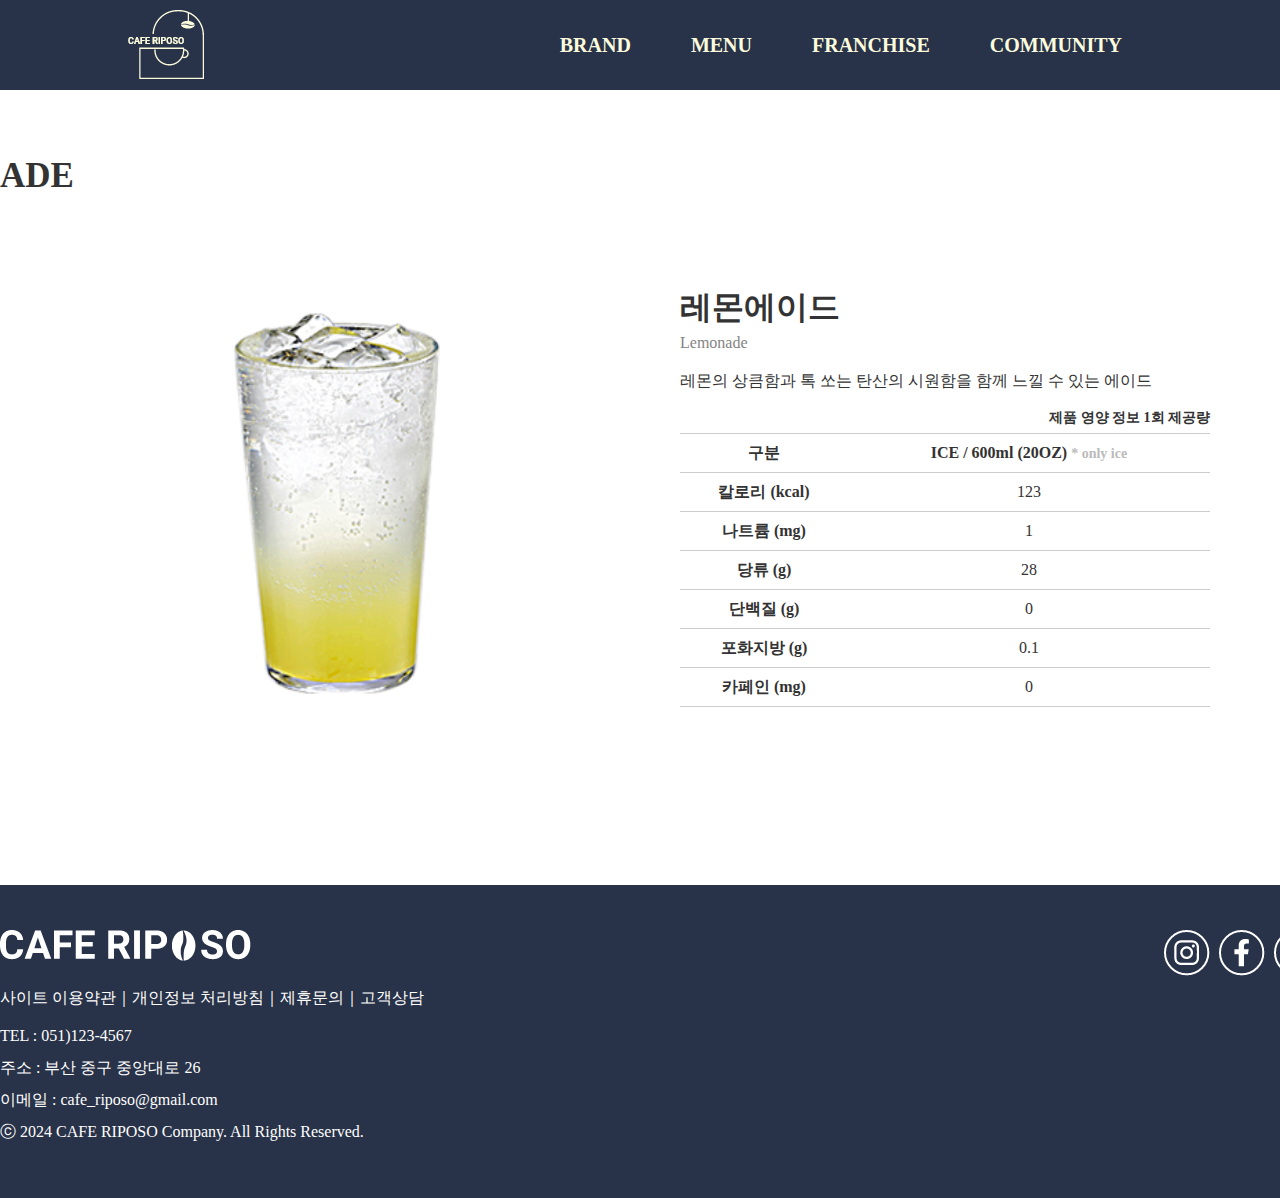
<file: sub2_menu_ade1.html>
<!DOCTYPE html>
<html lang="ko">

<head>
    <meta charset="UTF-8">
    <meta http-equiv="X-UA-Compatible" content="IE=edge">
    <meta name="viewport" content="width=1400"><!--다른 매체에서도 너비 오류 없이 볼 수 있게-->
    <link href="./images/sub_menu/new_menu/favicon_logo.png" rel="icon" type="image/png" sizes="32x32"><!--파비콘-->
    <title>카페 리포소</title>
    <link href="https://webfontworld.github.io/sunn/SUIT.css" rel="stylesheet">
  <link rel="stylesheet" href="./sub2_menu_ade1.css">
</head>

<body>
    <!-- header -->
    <header>
        <div class="header_in">
            <a href="./index.html"><img src="./images/index/logo.png" alt="카페리포소 로고"></a>
            <ul class="nav">
                <li><a href="./sub1_brand.html">BRAND</a>
                    <strong></strong>
                    <ul class="sub">
                        <li><a href="./sub1_brand.html#vision">브랜드 비전</a></li>
                        <li><a href="./sub1_brand.html#bg">브랜드 핵심가치</a></li>
                        <li><a href="./sub1_brand.html#logo_bg">브랜드 로고</a></li>
                        <li><a href="./sub1_brand.html#last">브랜드 연혁</a></li>
                    </ul>
                </li>
                <li><a href="./sub2_menu.html">MENU</a>
                    <strong></strong>
                    <ul class="sub">
                        <li><a href="./sub2_menu.html">전체메뉴</a></li>
                    </ul>
                </li>
                <li><a href="./sub3_franchise.html">FRANCHISE</a>
                    <strong></strong>
                    <ul class="sub">
                        <li><a href="./sub3_franchise.html#box">창업안내</a></li>
                        <li><a href="./sub3_franchise.html#step">개설절차</a></li>
                        <li><a href="./sub3_franchise.html#money">개설비용</a></li>
                    </ul>
                </li>
                <li><a href="./sub4_community.html">COMMUNITY</a>
                    <strong></strong>
                    <ul class="sub">
                        <li><a href="./sub4_community.html#event">이벤트</a></li>
                        <li><a href="./sub4_community.html#table">공지사항</a></li>
                        <li><a href="./sub4_community.html#bottom">제휴 및 문의</a></li>
                    </ul>
                </li>
                <li class="sub_bg"></li>
            </ul>
        </div>
    </header>
    <!-- 내용 -->
    <div class="box">
        <h2>ADE</h2>
        <div class="box_in">
            <img src="./images/sub_menu/sub/Lemonade.png" alt="레몬에이드이미지">
            <div class="box_text">
                <h1>
                    레몬에이드
                </h1>
                <h5>
                    Lemonade
                </h5>
                <p>
                    레몬의 상큼함과 톡 쏘는 탄산의 시원함을 함께 느낄 수 있는 에이드
                </p>
                <h6>
                        제품 영양 정보 1회 제공량</h6>
                <table>
                    <tr>
                        <th>구분</th>
                        <th>ICE / 600ml (20OZ) <span>* only ice</span></th>
                    </tr>
                    <tr>
                        <th>칼로리 (kcal)</th>
                        <td>123</td>
                    </tr>
                    <tr>
                        <th>나트륨 (mg)</th>
                        <td>1</td>
                    </tr>
                    <tr>
                        <th>당류 (g)</th>
                        <td>28</td>
                    </tr>
                    <tr>
                        <th>단백질 (g)</th>
                        <td>0</td>
                    </tr>
                    <tr>
                        <th>포화지방 (g)</th>
                        <td>0.1</td>
                    </tr>
                    <tr>
                        <th>카페인 (mg)</th>
                        <td>0</td>
                    </tr>
                </table>
            </div>
        </div>

    </div>






    <!-- footer -->
    <footer>
        <div class="footer_in">
            <div class="footer_left">
                <img src="./images/index/f_logo.png" alt="cafe riposo 서브로고">
                <ul>
                    <li><a href="#">사이트 이용약관</a></li>
                    <li>｜</li>
                    <li><a href="#">개인정보 처리방침</a></li>
                    <li>｜</li>
                    <li><a href="#">제휴문의</a></li>
                    <li>｜</li>
                    <li><a href="#">고객상담</a></li>
                </ul>
                <p>
                    TEL : 051)123-4567 <br>
                    주소 : 부산 중구 중앙대로 26 <br>
                    이메일 : cafe_riposo@gmail.com <br>
                    ⓒ 2024 CAFE RIPOSO Company. All Rights Reserved.
                </p>
            </div>
            <div class="footer_right">
                <img src="./images/index/icon_instar.png" alt="인스타그램 아이콘">
                <img src="./images/index/icon_facebook.png" alt="페이스북 아이콘">
                <img src="./images/index/icon_youtube.png" alt="유튜브 아이콘">
            </div>
        </div>
    </footer>




    <!-- js -->
    <script src="https://code.jquery.com/jquery-2.2.0.min.js"></script>
    <script src="./script/sub2_menu.js"></script>
</body>

</html>
</file>
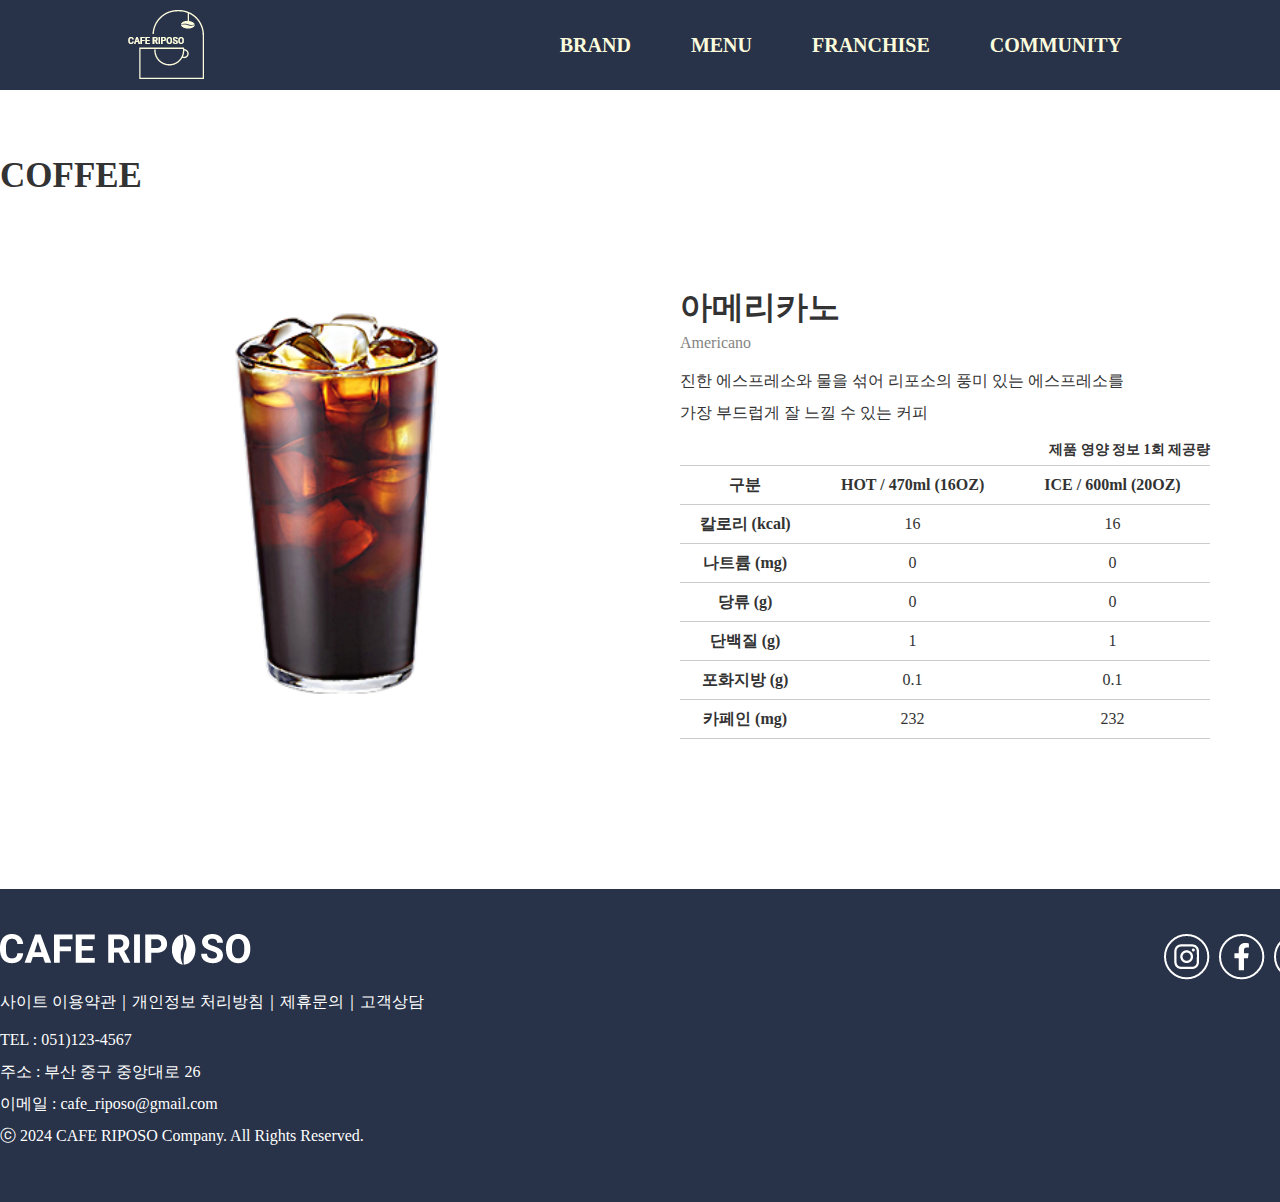
<file: sub2_menu_coffee1.html>
<!DOCTYPE html>
<html lang="ko">

<head>
    <meta charset="UTF-8">
    <meta http-equiv="X-UA-Compatible" content="IE=edge">
    <meta name="viewport" content="width=1400"><!--다른 매체에서도 너비 오류 없이 볼 수 있게-->
    <link href="./images/sub_menu/new_menu/favicon_logo.png" rel="icon" type="image/png" sizes="32x32"><!--파비콘-->
    <title>카페 리포소</title>
    <link href="https://webfontworld.github.io/sunn/SUIT.css" rel="stylesheet">
  <link rel="stylesheet" href="./sub2_menu_coffee1.css">
</head>

<body>
    <!-- header -->
    <header>
        <div class="header_in">
            <a href="./index.html"><img src="./images/index/logo.png" alt="카페리포소 로고"></a>
            <ul class="nav">
                <li><a href="./sub1_brand.html">BRAND</a>
                    <strong></strong>
                    <ul class="sub">
                        <li><a href="./sub1_brand.html#vision">브랜드 비전</a></li>
                        <li><a href="./sub1_brand.html#bg">브랜드 핵심가치</a></li>
                        <li><a href="./sub1_brand.html#logo_bg">브랜드 로고</a></li>
                        <li><a href="./sub1_brand.html#last">브랜드 연혁</a></li>
                    </ul>
                </li>
                <li><a href="./sub2_menu.html">MENU</a>
                    <strong></strong>
                    <ul class="sub">
                        <li><a href="./sub2_menu.html">전체메뉴</a></li>
                    </ul>
                </li>
                <li><a href="./sub3_franchise.html">FRANCHISE</a>
                    <strong></strong>
                    <ul class="sub">
                        <li><a href="./sub3_franchise.html#box">창업안내</a></li>
                        <li><a href="./sub3_franchise.html#step">개설절차</a></li>
                        <li><a href="./sub3_franchise.html#money">개설비용</a></li>
                    </ul>
                </li>
                <li><a href="./sub4_community.html">COMMUNITY</a>
                    <strong></strong>
                    <ul class="sub">
                        <li><a href="./sub4_community.html#event">이벤트</a></li>
                        <li><a href="./sub4_community.html#table">공지사항</a></li>
                        <li><a href="./sub4_community.html#bottom">제휴 및 문의</a></li>
                    </ul>
                </li>
                <li class="sub_bg"></li>
            </ul>
        </div>
    </header>
    <!-- 내용 -->
    <div class="box">
        <h2>COFFEE</h2>
        <div class="box_in">
            <img src=".//images/sub_menu/sub/Americano.png" alt="아메리카노이미지">
            <div class="box_text">
                <h1>
                    아메리카노
                </h1>
                <h5>
                    Americano
                </h5>
                <p>
                    진한 에스프레소와 물을 섞어 리포소의 풍미 있는 에스프레소를 <br>
                    가장 부드럽게 잘 느낄 수 있는 커피
                </p>
                <h6>제품 영양 정보 1회 제공량</h6>
                <table>
                    
                    <tr>
                        <th>구분</th>
                        <th>
                            HOT / 470ml (16OZ)
                        </th>
                        <th>ICE / 600ml (20OZ)</th>
                        
                    </tr>
                    <tr>
                        <th>칼로리 (kcal)</th>
                        <td>16</td>
                        <td>16</td>
                    </tr>
                    <tr>
                        <th>나트륨 (mg)</th>
                        <td>0</td>
                        <td>0</td>
                    </tr>
                    <tr>
                        <th>당류 (g)</th>
                        <td>0</td>
                        <td>0</td>
                    </tr>
                    <tr>
                        <th>단백질 (g)</th>
                        <td>1</td>
                        <td>1</td>
                    </tr>
                    <tr>
                        <th>포화지방 (g)</th>
                        <td>0.1</td>
                        <td>0.1</td>
                    </tr>
                    <tr>
                        <th>카페인 (mg)</th>
                        <td>232</td>
                        <td>232</td>
                    </tr>
                </table>
            </div>
        </div>

    </div>






    <!-- footer -->
    <footer>
        <div class="footer_in">
            <div class="footer_left">
                <img src="./images/index/f_logo.png" alt="cafe riposo 서브로고">
                <ul>
                    <li><a href="#">사이트 이용약관</a></li>
                    <li>｜</li>
                    <li><a href="#">개인정보 처리방침</a></li>
                    <li>｜</li>
                    <li><a href="#">제휴문의</a></li>
                    <li>｜</li>
                    <li><a href="#">고객상담</a></li>
                </ul>
                <p>
                    TEL : 051)123-4567 <br>
                    주소 : 부산 중구 중앙대로 26 <br>
                    이메일 : cafe_riposo@gmail.com <br>
                    ⓒ 2024 CAFE RIPOSO Company. All Rights Reserved.
                </p>
            </div>
            <div class="footer_right">
                <img src="./images/index/icon_instar.png" alt="인스타그램 아이콘">
                <img src="./images/index/icon_facebook.png" alt="페이스북 아이콘">
                <img src="./images/index/icon_youtube.png" alt="유튜브 아이콘">
            </div>
        </div>
    </footer>




    <!-- js -->
    <script src="https://code.jquery.com/jquery-2.2.0.min.js"></script>
    <script src="./script/sub2_menu.js"></script>
</body>

</html>
</file>
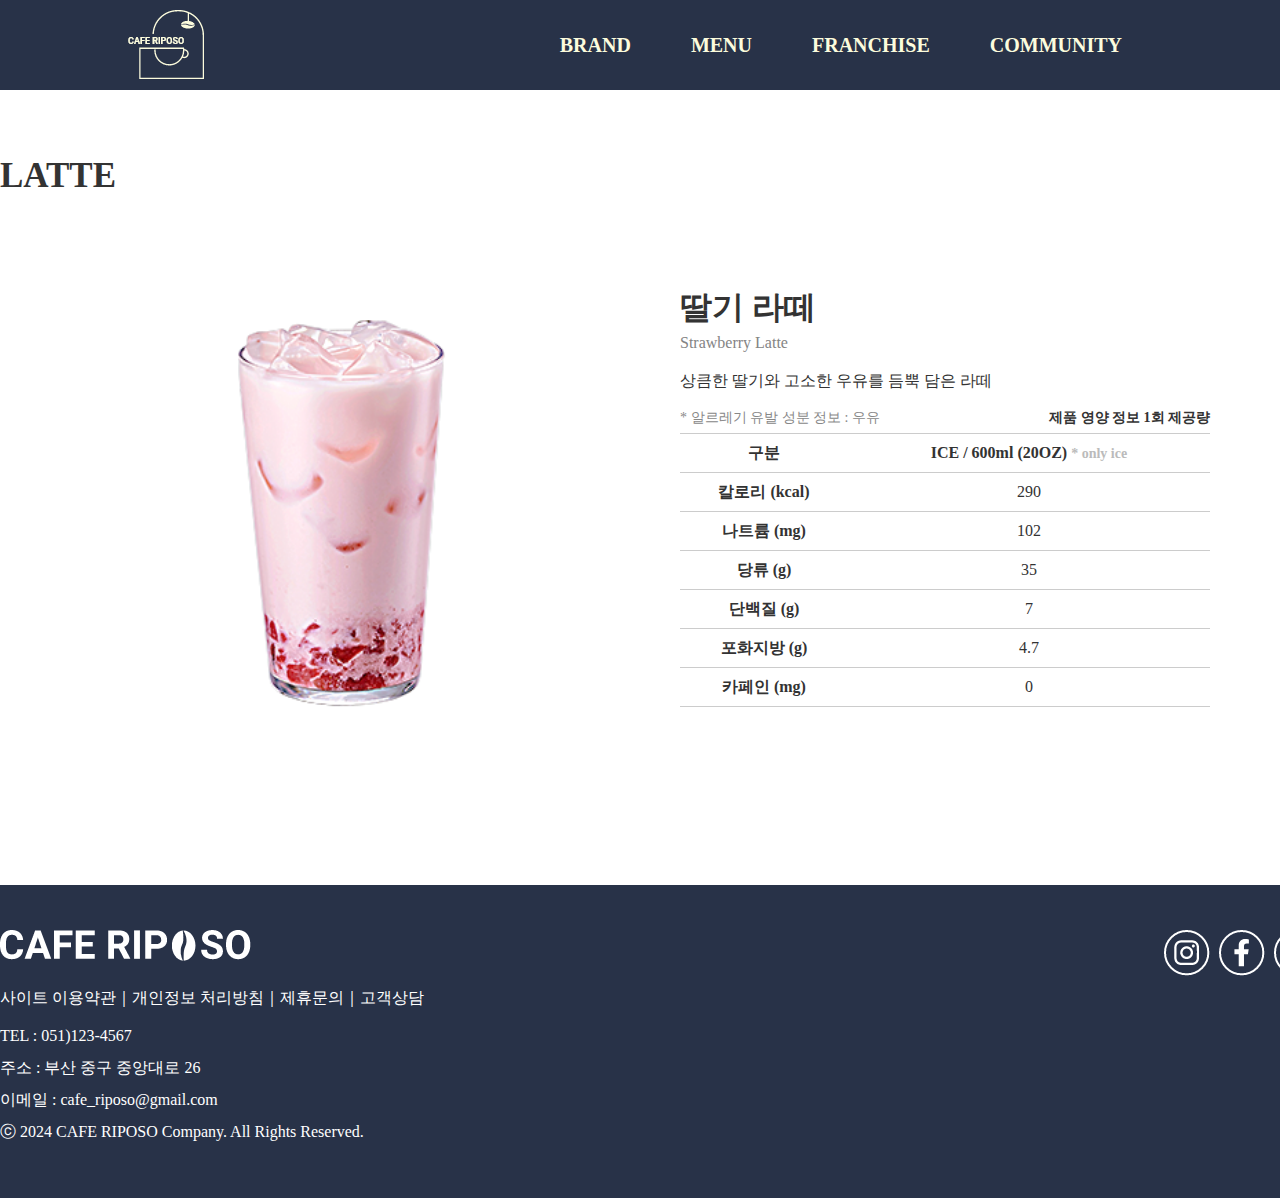
<file: sub2_menu_latte1.html>
<!DOCTYPE html>
<html lang="ko">

<head>
    <meta charset="UTF-8">
    <meta http-equiv="X-UA-Compatible" content="IE=edge">
    <meta name="viewport" content="width=1400"><!--다른 매체에서도 너비 오류 없이 볼 수 있게-->
    <link href="./images/sub_menu/new_menu/favicon_logo.png" rel="icon" type="image/png" sizes="32x32"><!--파비콘-->
    <title>카페 리포소</title>
    <link href="https://webfontworld.github.io/sunn/SUIT.css" rel="stylesheet">
  <link rel="stylesheet" href="./sub2_menu_new1.css">
</head>

<body>
    <!-- header -->
    <header>
        <div class="header_in">
            <a href="./index.html"><img src="./images/index/logo.png" alt="카페리포소 로고"></a>
            <ul class="nav">
                <li><a href="./sub1_brand.html">BRAND</a>
                    <strong></strong>
                    <ul class="sub">
                        <li><a href="./sub1_brand.html#vision">브랜드 비전</a></li>
                        <li><a href="./sub1_brand.html#bg">브랜드 핵심가치</a></li>
                        <li><a href="./sub1_brand.html#logo_bg">브랜드 로고</a></li>
                        <li><a href="./sub1_brand.html#last">브랜드 연혁</a></li>
                    </ul>
                </li>
                <li><a href="./sub2_menu.html">MENU</a>
                    <strong></strong>
                    <ul class="sub">
                        <li><a href="./sub2_menu.html">전체메뉴</a></li>
                    </ul>
                </li>
                <li><a href="./sub3_franchise.html">FRANCHISE</a>
                    <strong></strong>
                    <ul class="sub">
                        <li><a href="./sub3_franchise.html#box">창업안내</a></li>
                        <li><a href="./sub3_franchise.html#step">개설절차</a></li>
                        <li><a href="./sub3_franchise.html#money">개설비용</a></li>
                    </ul>
                </li>
                <li><a href="./sub4_community.html">COMMUNITY</a>
                    <strong></strong>
                    <ul class="sub">
                        <li><a href="./sub4_community.html#event">이벤트</a></li>
                        <li><a href="./sub4_community.html#table">공지사항</a></li>
                        <li><a href="./sub4_community.html#bottom">제휴 및 문의</a></li>
                    </ul>
                </li>
                <li class="sub_bg"></li>
            </ul>
        </div>
    </header>
    <!-- 내용 -->
    <div class="box">
        <h2>LATTE</h2>
        <div class="box_in">
            <img src="./images/sub_menu/sub/Strawberry_Latte.png" alt="딸기라떼이미지">
            <div class="box_text">
                <h1>
                    딸기 라떼
                </h1>
                <h5>
                    Strawberry Latte
                </h5>
                <p>
                    상큼한 딸기와 고소한 우유를 듬뿍 담은 라떼
                </p>
                <h6><b>* 알르레기 유발 성분 정보 : 우유</b>
                        제품 영양 정보 1회 제공량</h6>
                <table>
                    <tr>
                        <th>구분</th>
                        <th>ICE / 600ml (20OZ) <span>* only ice</span></th>
                    </tr>
                    <tr>
                        <th>칼로리 (kcal)</th>
                        <td>290</td>
                    </tr>
                    <tr>
                        <th>나트륨 (mg)</th>
                        <td>102</td>
                    </tr>
                    <tr>
                        <th>당류 (g)</th>
                        <td>35</td>
                    </tr>
                    <tr>
                        <th>단백질 (g)</th>
                        <td>7</td>
                    </tr>
                    <tr>
                        <th>포화지방 (g)</th>
                        <td>4.7</td>
                    </tr>
                    <tr>
                        <th>카페인 (mg)</th>
                        <td>0</td>
                    </tr>
                </table>
            </div>
        </div>

    </div>






    <!-- footer -->
    <footer>
        <div class="footer_in">
            <div class="footer_left">
                <img src="./images/index/f_logo.png" alt="cafe riposo 서브로고">
                <ul>
                    <li><a href="#">사이트 이용약관</a></li>
                    <li>｜</li>
                    <li><a href="#">개인정보 처리방침</a></li>
                    <li>｜</li>
                    <li><a href="#">제휴문의</a></li>
                    <li>｜</li>
                    <li><a href="#">고객상담</a></li>
                </ul>
                <p>
                    TEL : 051)123-4567 <br>
                    주소 : 부산 중구 중앙대로 26 <br>
                    이메일 : cafe_riposo@gmail.com <br>
                    ⓒ 2024 CAFE RIPOSO Company. All Rights Reserved.
                </p>
            </div>
            <div class="footer_right">
                <img src="./images/index/icon_instar.png" alt="인스타그램 아이콘">
                <img src="./images/index/icon_facebook.png" alt="페이스북 아이콘">
                <img src="./images/index/icon_youtube.png" alt="유튜브 아이콘">
            </div>
        </div>
    </footer>




    <!-- js -->
    <script src="https://code.jquery.com/jquery-2.2.0.min.js"></script>
    <script src="./script/sub2_menu.js"></script>
</body>

</html>
</file>
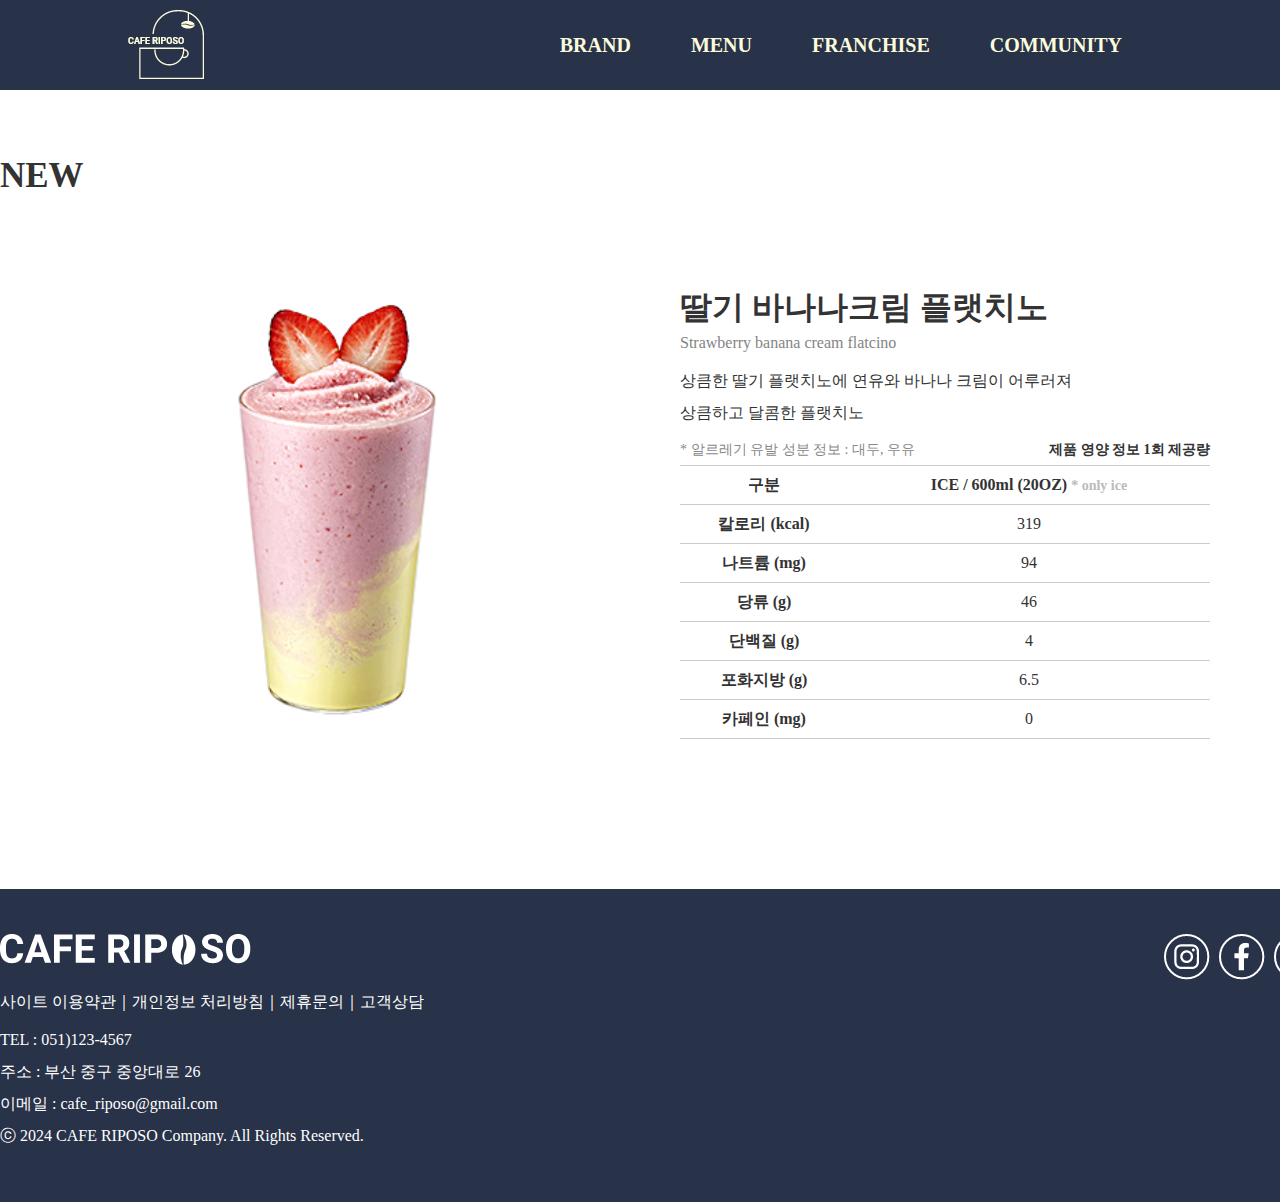
<file: sub2_menu_new1.html>
<!DOCTYPE html>
<html lang="ko">

<head>
    <meta charset="UTF-8">
    <meta http-equiv="X-UA-Compatible" content="IE=edge">
    <meta name="viewport" content="width=1400"><!--다른 매체에서도 너비 오류 없이 볼 수 있게-->
    <link href="./images/sub_menu/new_menu/favicon_logo.png" rel="icon" type="image/png" sizes="32x32"><!--파비콘-->
    <title>카페 리포소</title>
    <link href="https://webfontworld.github.io/sunn/SUIT.css" rel="stylesheet">
  <link rel="stylesheet" href="./sub2_menu_new1.css">
</head>

<body>
    <!-- header -->
    <header>
        <div class="header_in">
            <a href="./index.html"><img src="./images/index/logo.png" alt="카페리포소 로고"></a>
            <ul class="nav">
                <li><a href="./sub1_brand.html">BRAND</a>
                    <strong></strong>
                    <ul class="sub">
                        <li><a href="./sub1_brand.html#vision">브랜드 비전</a></li>
                        <li><a href="./sub1_brand.html#bg">브랜드 핵심가치</a></li>
                        <li><a href="./sub1_brand.html#logo_bg">브랜드 로고</a></li>
                        <li><a href="./sub1_brand.html#last">브랜드 연혁</a></li>
                    </ul>
                </li>
                <li><a href="./sub2_menu.html">MENU</a>
                    <strong></strong>
                    <ul class="sub">
                        <li><a href="./sub2_menu.html">전체메뉴</a></li>
                    </ul>
                </li>
                <li><a href="./sub3_franchise.html">FRANCHISE</a>
                    <strong></strong>
                    <ul class="sub">
                        <li><a href="./sub3_franchise.html#box">창업안내</a></li>
                        <li><a href="./sub3_franchise.html#step">개설절차</a></li>
                        <li><a href="./sub3_franchise.html#money">개설비용</a></li>
                    </ul>
                </li>
                <li><a href="./sub4_community.html">COMMUNITY</a>
                    <strong></strong>
                    <ul class="sub">
                        <li><a href="./sub4_community.html#event">이벤트</a></li>
                        <li><a href="./sub4_community.html#table">공지사항</a></li>
                        <li><a href="./sub4_community.html#bottom">제휴 및 문의</a></li>
                    </ul>
                </li>
                <li class="sub_bg"></li>
            </ul>
        </div>
    </header>
    <!-- 내용 -->
    <div class="box">
        <h2>NEW</h2>
        <div class="box_in">
            <img src="./images/sub_menu/sub/Strawberry_banana_cream_flatcino.png" alt="딸기바나나크림플랫치노이미지">
            <div class="box_text">
                <h1>
                    딸기 바나나크림 플랫치노
                </h1>
                <h5>
                    Strawberry banana cream flatcino
                </h5>
                <p>
                    상큼한 딸기 플랫치노에 연유와 바나나 크림이 어루러져 <br>
                    상큼하고 달콤한 플랫치노
                </p>
                <h6><b>* 알르레기 유발 성분 정보 : 대두, 우유</b>
                        제품 영양 정보 1회 제공량</h6>
                <table>
                    <tr>
                        <th>구분</th>
                        <th>ICE / 600ml (20OZ) <span>* only ice</span></th>
                    </tr>
                    <tr>
                        <th>칼로리 (kcal)</th>
                        <td>319</td>
                    </tr>
                    <tr>
                        <th>나트륨 (mg)</th>
                        <td>94</td>
                    </tr>
                    <tr>
                        <th>당류 (g)</th>
                        <td>46</td>
                    </tr>
                    <tr>
                        <th>단백질 (g)</th>
                        <td>4</td>
                    </tr>
                    <tr>
                        <th>포화지방 (g)</th>
                        <td>6.5</td>
                    </tr>
                    <tr>
                        <th>카페인 (mg)</th>
                        <td>0</td>
                    </tr>
                </table>
            </div>
        </div>

    </div>






    <!-- footer -->
    <footer>
        <div class="footer_in">
            <div class="footer_left">
                <img src="./images/index/f_logo.png" alt="cafe riposo 서브로고">
                <ul>
                    <li><a href="#">사이트 이용약관</a></li>
                    <li>｜</li>
                    <li><a href="#">개인정보 처리방침</a></li>
                    <li>｜</li>
                    <li><a href="#">제휴문의</a></li>
                    <li>｜</li>
                    <li><a href="#">고객상담</a></li>
                </ul>
                <p>
                    TEL : 051)123-4567 <br>
                    주소 : 부산 중구 중앙대로 26 <br>
                    이메일 : cafe_riposo@gmail.com <br>
                    ⓒ 2024 CAFE RIPOSO Company. All Rights Reserved.
                </p>
            </div>
            <div class="footer_right">
                <img src="./images/index/icon_instar.png" alt="인스타그램 아이콘">
                <img src="./images/index/icon_facebook.png" alt="페이스북 아이콘">
                <img src="./images/index/icon_youtube.png" alt="유튜브 아이콘">
            </div>
        </div>
    </footer>




    <!-- js -->
    <script src="https://code.jquery.com/jquery-2.2.0.min.js"></script>
    <script src="./script/sub2_menu.js"></script>
</body>

</html>
</file>
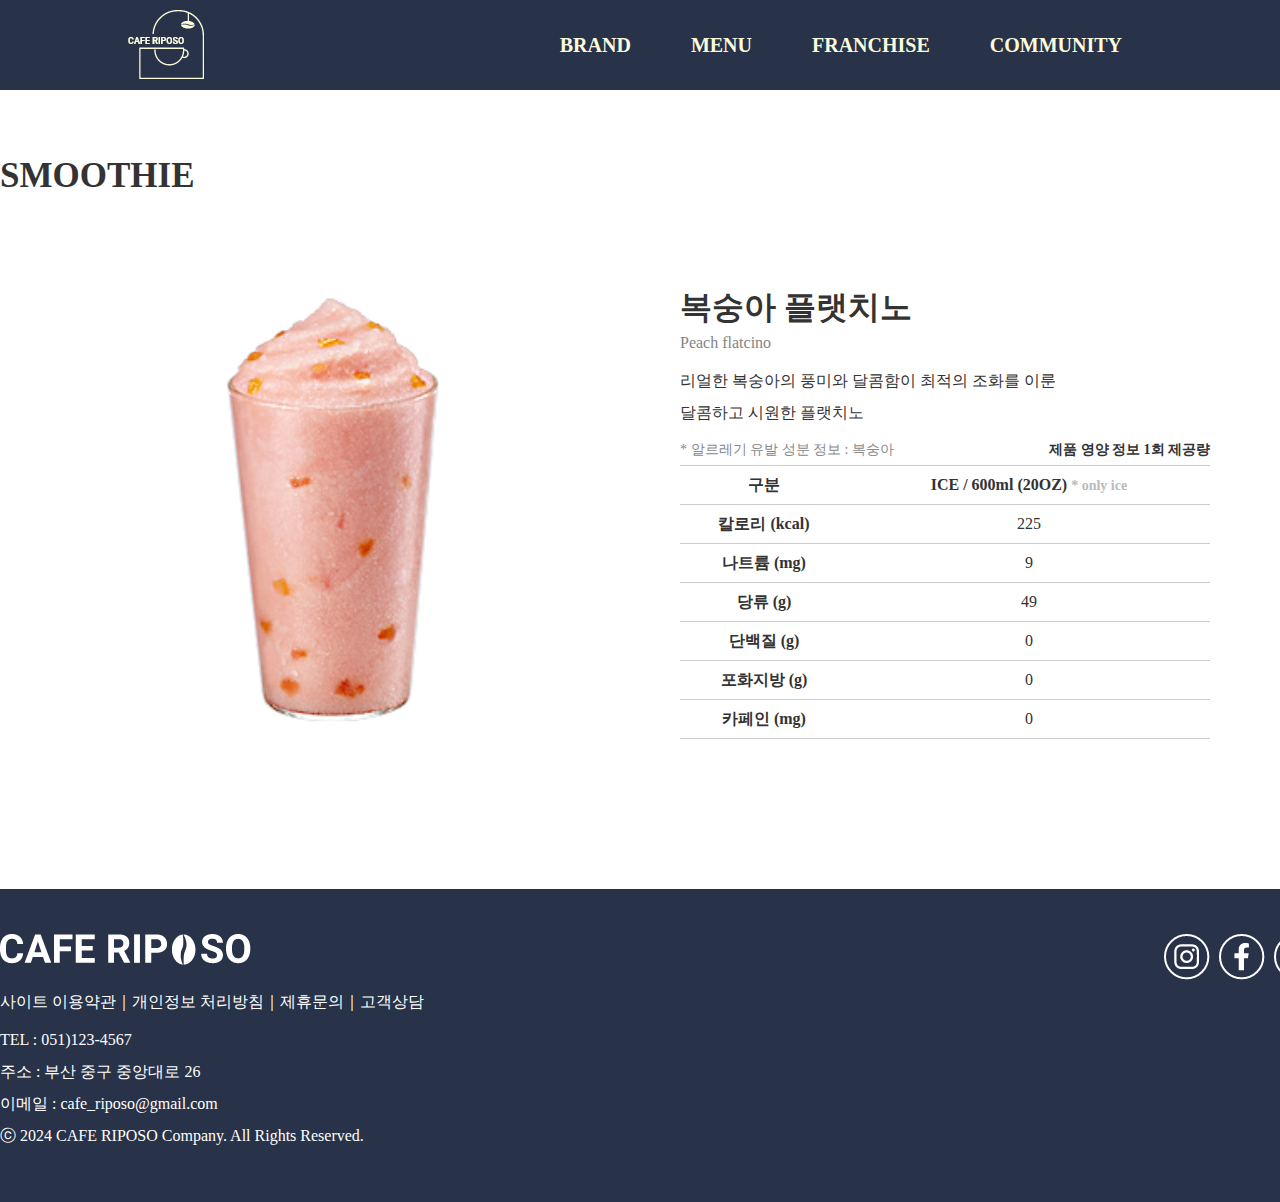
<file: sub2_menu_smoothie1.html>
<!DOCTYPE html>
<html lang="ko">

<head>
    <meta charset="UTF-8">
    <meta http-equiv="X-UA-Compatible" content="IE=edge">
    <meta name="viewport" content="width=1400"><!--다른 매체에서도 너비 오류 없이 볼 수 있게-->
    <link href="./images/sub_menu/new_menu/favicon_logo.png" rel="icon" type="image/png" sizes="32x32"><!--파비콘-->
    <title>카페 리포소</title>
    <link href="https://webfontworld.github.io/sunn/SUIT.css" rel="stylesheet">
  <link rel="stylesheet" href="./sub2_menu_new1.css">
</head>

<body>
    <!-- header -->
    <header>
        <div class="header_in">
            <a href="./index.html"><img src="./images/index/logo.png" alt="카페리포소 로고"></a>
            <ul class="nav">
                <li><a href="./sub1_brand.html">BRAND</a>
                    <strong></strong>
                    <ul class="sub">
                        <li><a href="./sub1_brand.html#vision">브랜드 비전</a></li>
                        <li><a href="./sub1_brand.html#bg">브랜드 핵심가치</a></li>
                        <li><a href="./sub1_brand.html#logo_bg">브랜드 로고</a></li>
                        <li><a href="./sub1_brand.html#last">브랜드 연혁</a></li>
                    </ul>
                </li>
                <li><a href="./sub2_menu.html">MENU</a>
                    <strong></strong>
                    <ul class="sub">
                        <li><a href="./sub2_menu.html">전체메뉴</a></li>
                    </ul>
                </li>
                <li><a href="./sub3_franchise.html">FRANCHISE</a>
                    <strong></strong>
                    <ul class="sub">
                        <li><a href="./sub3_franchise.html#box">창업안내</a></li>
                        <li><a href="./sub3_franchise.html#step">개설절차</a></li>
                        <li><a href="./sub3_franchise.html#money">개설비용</a></li>
                    </ul>
                </li>
                <li><a href="./sub4_community.html">COMMUNITY</a>
                    <strong></strong>
                    <ul class="sub">
                        <li><a href="./sub4_community.html#event">이벤트</a></li>
                        <li><a href="./sub4_community.html#table">공지사항</a></li>
                        <li><a href="./sub4_community.html#bottom">제휴 및 문의</a></li>
                    </ul>
                </li>
                <li class="sub_bg"></li>
            </ul>
        </div>
    </header>
    <!-- 내용 -->
    <div class="box">
        <h2>SMOOTHIE</h2>
        <div class="box_in">
            <img src="./images/sub_menu/sub/Peach_flatcino.png" alt="복숭아 플랫치노 이미지">
            <div class="box_text">
                <h1>
                    복숭아 플랫치노
                </h1>
                <h5>
                    Peach flatcino
                </h5>
                <p>
                    리얼한 복숭아의 풍미와 달콤함이 최적의 조화를 이룬<br> 
                    달콤하고 시원한 플랫치노 
                </p>
                <h6><b>* 알르레기 유발 성분 정보 : 복숭아</b>
                        제품 영양 정보 1회 제공량</h6>
                <table>
                    <tr>
                        <th>구분</th>
                        <th>ICE / 600ml (20OZ) <span>* only ice</span></th>
                    </tr>
                    <tr>
                        <th>칼로리 (kcal)</th>
                        <td>225</td>
                    </tr>
                    <tr>
                        <th>나트륨 (mg)</th>
                        <td>9</td>
                    </tr>
                    <tr>
                        <th>당류 (g)</th>
                        <td>49</td>
                    </tr>
                    <tr>
                        <th>단백질 (g)</th>
                        <td>0</td>
                    </tr>
                    <tr>
                        <th>포화지방 (g)</th>
                        <td>0</td>
                    </tr>
                    <tr>
                        <th>카페인 (mg)</th>
                        <td>0</td>
                    </tr>
                </table>
            </div>
        </div>

    </div>






    <!-- footer -->
    <footer>
        <div class="footer_in">
            <div class="footer_left">
                <img src="./images/index/f_logo.png" alt="cafe riposo 서브로고">
                <ul>
                    <li><a href="#">사이트 이용약관</a></li>
                    <li>｜</li>
                    <li><a href="#">개인정보 처리방침</a></li>
                    <li>｜</li>
                    <li><a href="#">제휴문의</a></li>
                    <li>｜</li>
                    <li><a href="#">고객상담</a></li>
                </ul>
                <p>
                    TEL : 051)123-4567 <br>
                    주소 : 부산 중구 중앙대로 26 <br>
                    이메일 : cafe_riposo@gmail.com <br>
                    ⓒ 2024 CAFE RIPOSO Company. All Rights Reserved.
                </p>
            </div>
            <div class="footer_right">
                <img src="./images/index/icon_instar.png" alt="인스타그램 아이콘">
                <img src="./images/index/icon_facebook.png" alt="페이스북 아이콘">
                <img src="./images/index/icon_youtube.png" alt="유튜브 아이콘">
            </div>
        </div>
    </footer>




    <!-- js -->
    <script src="https://code.jquery.com/jquery-2.2.0.min.js"></script>
    <script src="./script/sub2_menu.js"></script>
</body>

</html>
</file>
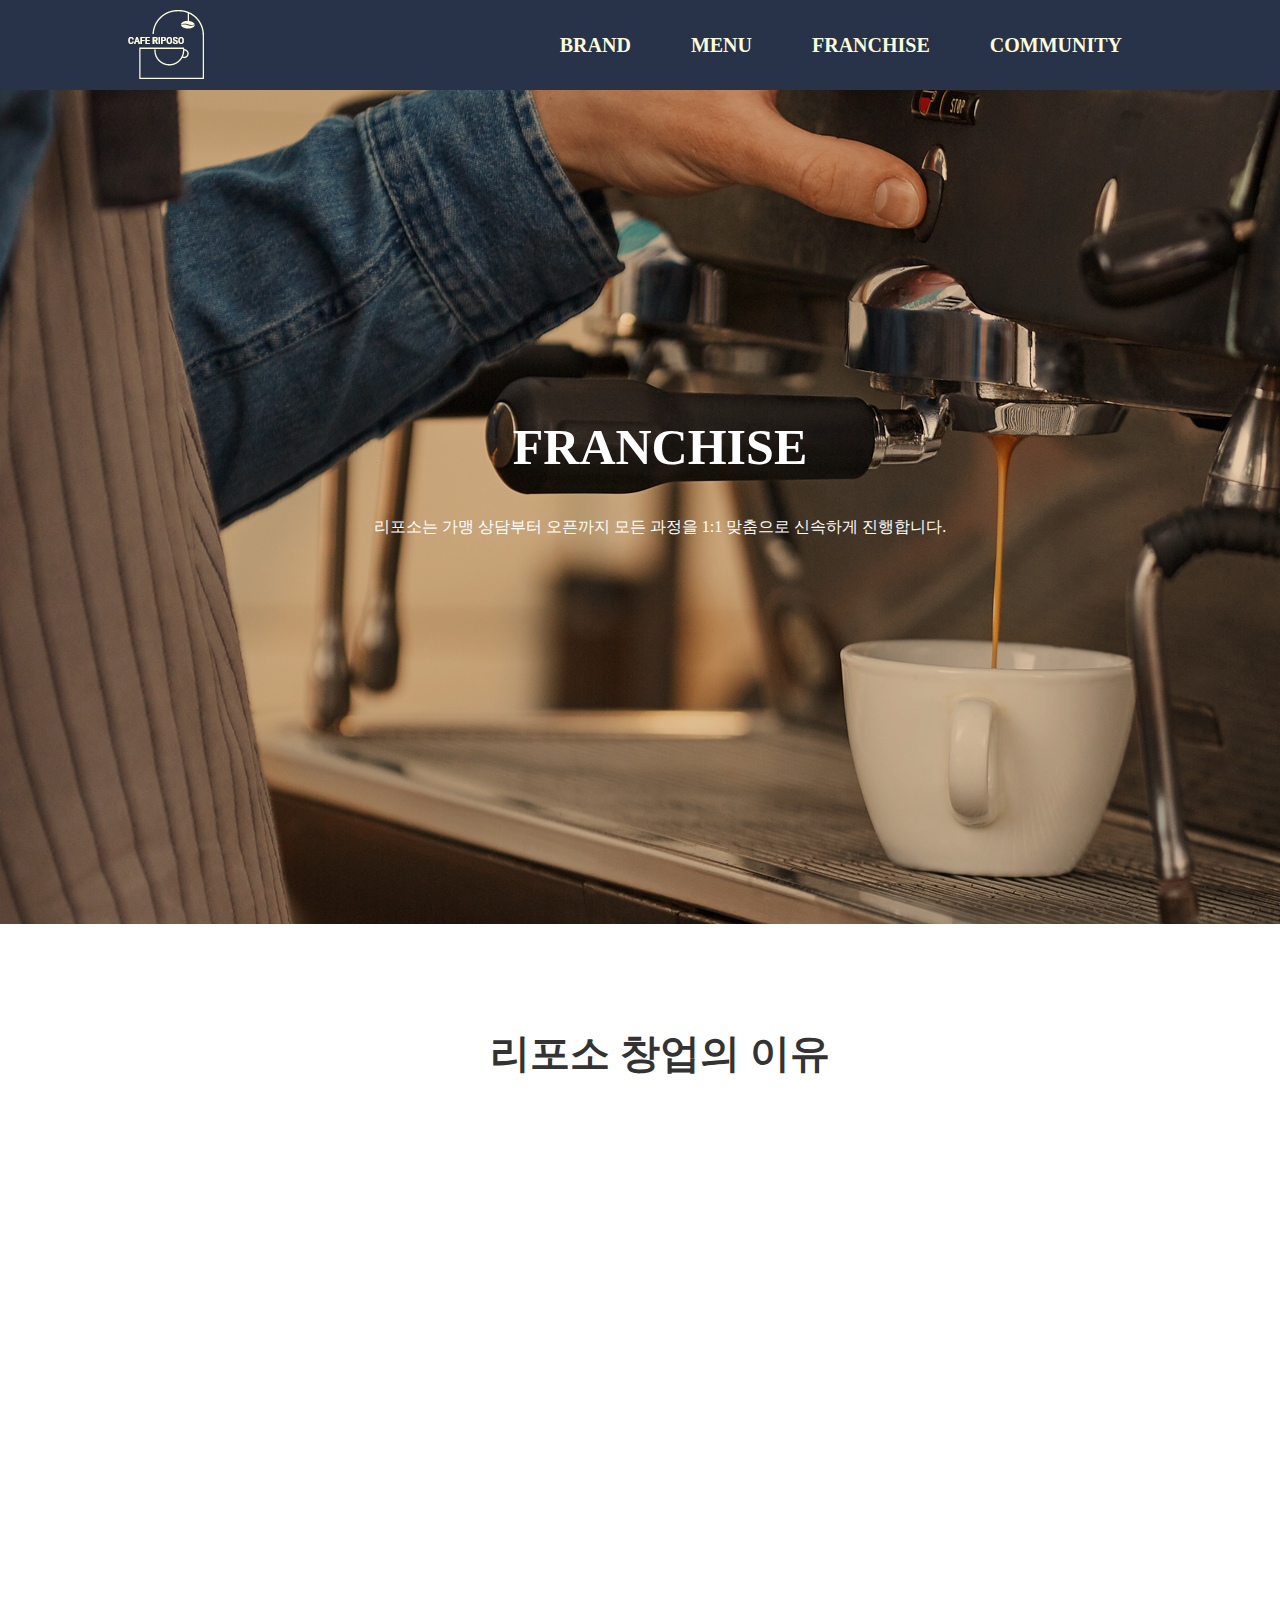
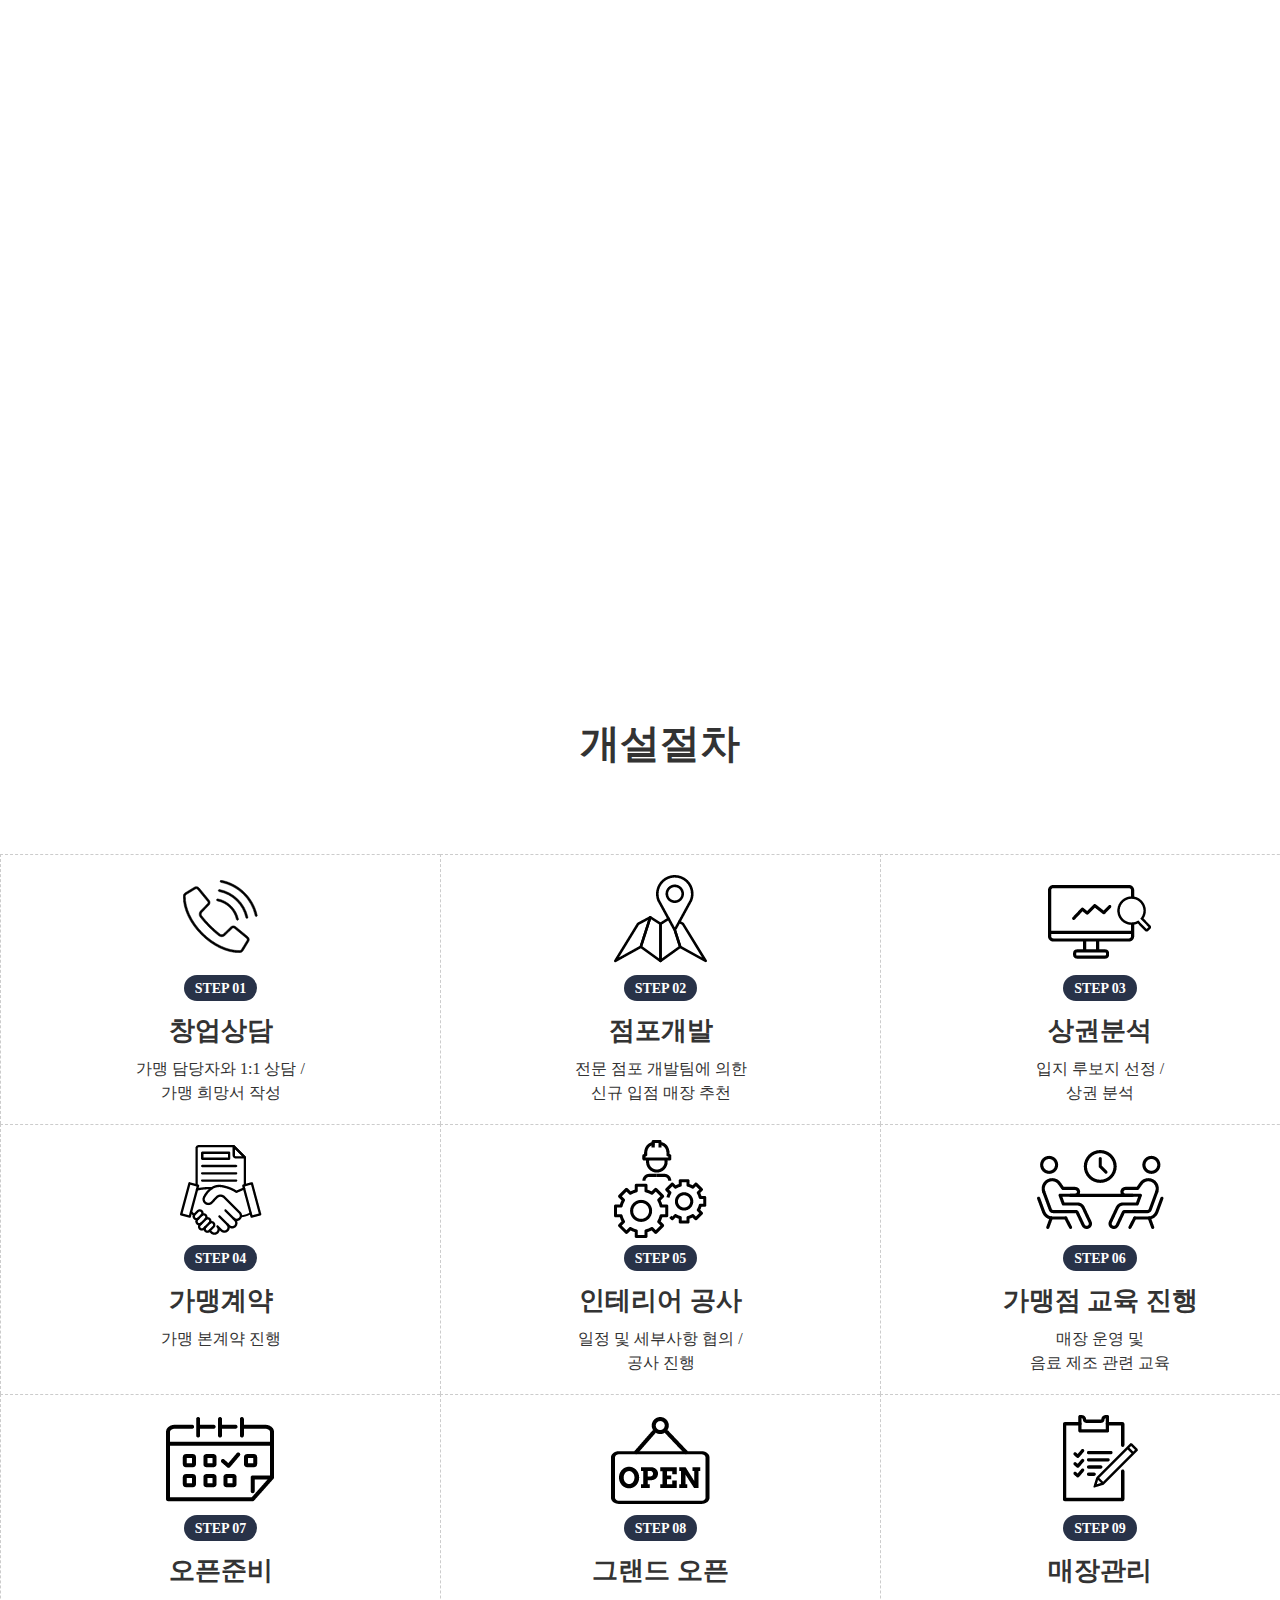
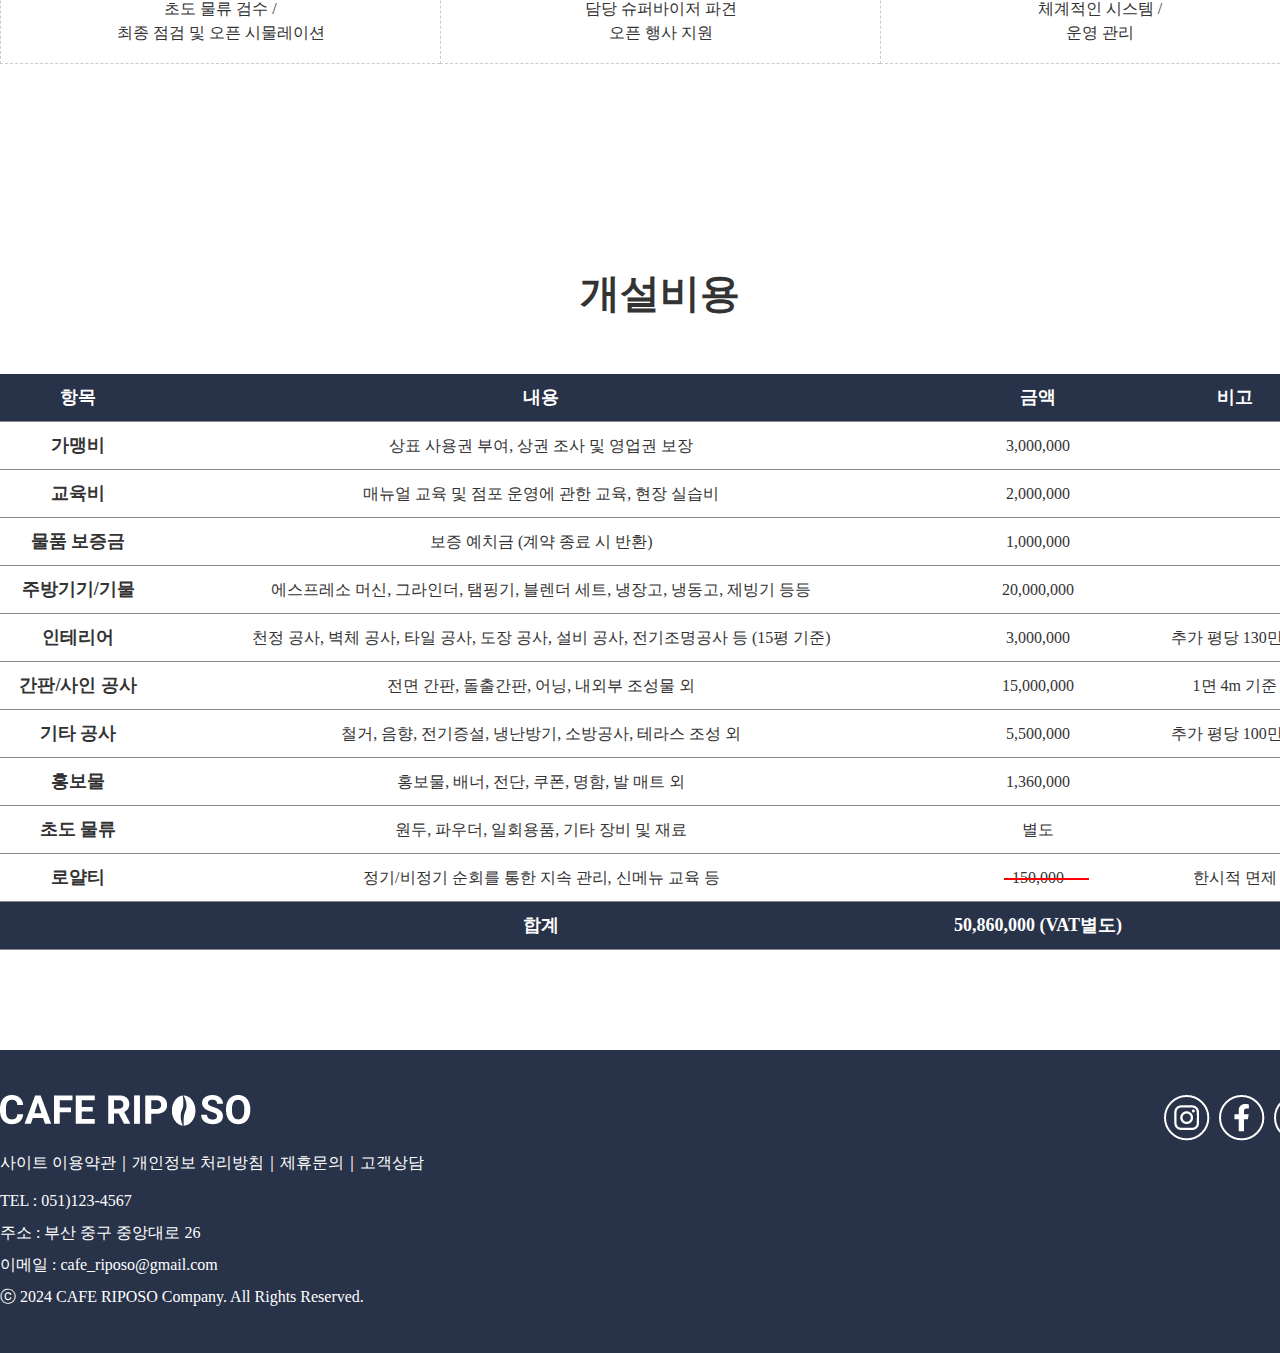
<file: sub3_franchise.html>
<!DOCTYPE html>
<html lang="ko">

<head>
  <meta charset="UTF-8">
  <meta http-equiv="X-UA-Compatible" content="IE=edge">
  <meta name="viewport" content="width=1400"><!--다른 매체에서도 너비 오류 없이 볼 수 있게-->
  <link href="./images/sub_franchise/favicon_logo.png" rel="icon" type="image/png" sizes="32x32"><!--파비콘-->
  <title>카페 리포소</title>
  <link href="https://unpkg.com/aos@2.3.1/dist/aos.css" rel="stylesheet">
  <link href="https://webfontworld.github.io/sunn/SUIT.css" rel="stylesheet">
  <link rel="stylesheet" href="./sub3_franchise.css">
</head>

<body>
  <!-- header -->
  <header>
    <div class="header_in">
      <a href="./index.html"><img src="./images/index/logo.png" alt="카페리포소 로고"></a>
      <ul class="nav">
        <li><a href="./sub1_brand.html">BRAND</a>
          <strong></strong>
          <ul class="sub">
            <li><a href="./sub1_brand.html#vision">브랜드 비전</a></li>
            <li><a href="./sub1_brand.html#bg">브랜드 핵심가치</a></li>
            <li><a href="./sub1_brand.html#logo_bg">브랜드 로고</a></li>
            <li><a href="./sub1_brand.html#last">브랜드 연혁</a></li>
          </ul>
        </li>
        <li><a href="./sub2_menu.html">MENU</a>
          <strong></strong>
          <ul class="sub">
            <li><a href="./sub2_menu.html">전체메뉴</a></li>
          </ul>
        </li>
        <li><a href="./sub3_franchise.html">FRANCHISE</a>
          <strong></strong>
          <ul class="sub">
            <li><a href="./sub3_franchise.html#box">창업안내</a></li>
            <li><a href="./sub3_franchise.html#step">개설절차</a></li>
            <li><a href="./sub3_franchise.html#money">개설비용</a></li>
          </ul>
        </li>
        <li><a href="./sub4_community.html">COMMUNITY</a>
          <strong></strong>
          <ul class="sub">
            <li><a href="./sub4_community.html#event">이벤트</a></li>
            <li><a href="./sub4_community.html#table">공지사항</a></li>
            <li><a href="./sub4_community.html#bottom">제휴 및 문의</a></li>
          </ul>
        </li>
        <li class="sub_bg"></li>
      </ul>
    </div>
  </header>

  <!-- main banner -->
  <div class="mb">
    <h1>
      FRANCHISE
    </h1>
    <p>
      리포소는 가맹 상담부터 오픈까지 모든 과정을 1:1 맞춤으로 신속하게 진행합니다.
    </p>
  </div>

  <!-- 창업 안내 -->
  <div class="box" id="box">
    <h1>리포소 창업의 이유</h1>
    <div class="box_in">
      <img src="./images/sub_franchise/img1.png" alt="이미지1" data-aos="fade-right">
      <div class="box_text">
        <h2 class="text1" data-aos="fade-up">더 쉽게</h2>
        <h3 data-aos="fade-down" data-aos-duration="2000">
          바쁜 시간 걱정 NO! 단체주문 걱정 NO! <br>
          리포소 간단 레시피
        </h3>
        <p data-aos="fade-down" data-aos-duration="2000">
          전문 바리스타로 구성된 R&D팀에서 처음부터 끝까지 <br>
          연구한 간단 레시피를 통해 처음 카페를 창업하는 누구나 <br>
          쉽게 제조가 가능합니다. 바쁜 시간과 단체 주문에도 걱정 없는 <br>
          리포소만의 레시피로 효율적인 매출 상승을 도모합니다.
        </p>
      </div>

      <div class="box_text right">
        <h2 class="text2" data-aos="fade-up">다양하게</h2>
        <h3 data-aos="fade-down" data-aos-duration="2000">
          작은 평수의 매장부터 <br>
          넓은 평수의 매장까지 합리적인 맞춤 설계
        </h3>
        <p data-aos="fade-down" data-aos-duration="2000">
          포장, 배달, 고객 좌석 등 운영에 필요한 공간을 <br>
          놓치지 않음은 물론 깔끔하고 편안한 분위기에 휴식하고 <br>
          싶은 공간을 제공합니다. 본사 소속 전문 인테리어 담당자와 <br>
          협의를 통해 기본 평수 10평부터 대형 평수까지 설계 가능합니다.
        </p>
      </div>
      <img src="./images/sub_franchise/img2.png" alt="이미지2" data-aos="fade-left" data-aos-easing="ease-out-back">


      <img src="./images/sub_franchise/img3.png" alt="이미지3" data-aos="fade-right">

      <div class="box_text">
        <h2 class="text3" data-aos="fade-up">자동화 시스템</h2>
        <h3 data-aos="fade-down" data-aos-duration="2000">
          배달도 쉽고 빠르게! <br>
          리포소 배달 자동화 시스템
        </h3>
        <p data-aos="fade-down" data-aos-duration="2000">
          배달의 민족, 요기요, 쿠팡이츠 등 주요 배달 플랫폼 3사와의 <br>
          MOU 체결, POS 개발을 통해 터치 한 번 만으로 <br>
          배달 주문 접수와 라이더 호출의 자동화 시스템이 가능합니다. <br>
          복잡한 작업 없이 보다 빠른 배달 운영을 제공합니다.
        </p>
      </div>
    </div>
  </div>

  <!-- 개설절차 -->
  <div class="step" id="step">
    <h1>개설절차</h1>
    <div class="step_in">
      <ul>
        <li><a href="#">
            <h4>STEP 01</h4>
            <h2>창업상담</h2>
            <p>
              가맹 담당자와 1:1 상담 / <br>
              가맹 희망서 작성
            </p>
          </a></li>
        <li><a href="#">
            <h4>STEP 02</h4>
            <h2>점포개발</h2>
            <p>
              전문 점포 개발팀에 의한 <br>
              신규 입점 매장 추천
            </p>
          </a></li>
        <li><a href="#">
            <h4>STEP 03</h4>
            <h2>상권분석</h2>
            <p>
              입지 루보지 선정 / <br>
              상권 분석
            </p>
          </a></li>
        <li><a href="#">
            <h4>STEP 04</h4>
            <h2>가맹계약</h2>
            <p>
              가맹 본계약 진행
            </p>
          </a></li>
        <li><a href="#">
            <h4>STEP 05</h4>
            <h2>인테리어 공사</h2>
            <p>
              일정 및 세부사항 협의 / <br>
              공사 진행
            </p>
          </a></li>
        <li><a href="#">

            <h4>STEP 06</h4>
            <h2>가맹점 교육 진행</h2>
            <p>
              매장 운영 및 <br>
              음료 제조 관련 교육
            </p>
          </a></li>
        <li><a href="#">
            <h4>STEP 07</h4>
            <h2>오픈준비</h2>
            <p>
              초도 물류 검수 / <br>
              최종 점검 및 오픈 시물레이션
            </p>
          </a></li>
        <li><a href="#">
            <h4>STEP 08</h4>
            <h2>그랜드 오픈</h2>
            <p>
              담당 슈퍼바이저 파견 <br>
              오픈 행사 지원
            </p>
          </a></li>
        <li><a href="#">
            <h4>STEP 09</h4>
            <h2>매장관리</h2>
            <p>
              체계적인 시스템 / <br>
              운영 관리
            </p>
          </a></li>
      </ul>
    </div>
  </div>
  <!-- 개설 비용 -->
  <div class="money" id="money">
    <h1>
      개설비용
    </h1>
    <table>
      <tr class="color">
        <th>항목</th>
        <th>내용</th>
        <th>금액</th>
        <th>비고</th>
      </tr>
      <tr>
        <th>가맹비</th>
        <td>상표 사용권 부여, 상권 조사 및 영업권 보장</td>
        <td>3,000,000</td>
        <td></td>
      </tr>
      <tr>
        <th>교육비</th>
        <td>매뉴얼 교육 및 점포 운영에 관한 교육, 현장 실습비</td>
        <td>2,000,000</td>
        <td></td>
      </tr>
      <tr>
        <th>물품 보증금</th>
        <td>보증 예치금 (계약 종료 시 반환)</td>
        <td>1,000,000</td>
        <td></td>
      </tr>
      <tr>
        <th>주방기기/기물</th>
        <td>에스프레소 머신, 그라인더, 탬핑기, 블렌더 세트, 냉장고, 냉동고, 제빙기 등등</td>
        <td>20,000,000</td>
        <td></td>
      </tr>
      <tr>
        <th>인테리어</th>
        <td>천정 공사, 벽체 공사, 타일 공사, 도장 공사, 설비 공사, 전기조명공사 등 (15평 기준)</td>
        <td>3,000,000</td>
        <td>추가 평당 130만원</td>
      </tr>
      <tr>
        <th>간판/사인 공사</th>
        <td>전면 간판, 돌출간판, 어닝, 내외부 조성물 외</td>
        <td>15,000,000</td>
        <td>1면 4m 기준</td>
      </tr>
      <tr>
        <th>기타 공사</th>
        <td>철거, 음향, 전기증설, 냉난방기, 소방공사, 테라스 조성 외</td>
        <td>5,500,000</td>
        <td>추가 평당 100만원</td>
      </tr>
      <tr>
        <th>홍보물</th>
        <td>홍보물, 배너, 전단, 쿠폰, 명함, 발 매트 외</td>
        <td>1,360,000</td>
        <td></td>
      </tr>
      <tr>
        <th>초도 물류</th>
        <td>원두, 파우더, 일회용품, 기타 장비 및 재료</td>
        <td>별도</td>
        <td></td>
      </tr>
      <tr>
        <th>로얄티</th>
        <td>정기/비정기 순회를 통한 지속 관리, 신메뉴 교육 등</td>
        <td>150,000 <span></span></td>
        <td>한시적 면제</td>
      </tr>
      <tr class="color">
        <td></td>
        <th >합계</th>
        <th>50,860,000 (VAT별도)</th>
        <td></td>
      </tr>
    </table>
  </div>

  
  <!-- footer -->
  <footer>
    <div class="footer_in">
      <div class="footer_left">
        <img src="./images/index/f_logo.png" alt="cafe riposo 서브로고">
        <ul>
          <li><a href="#">사이트 이용약관</a></li>
          <li>｜</li>
          <li><a href="#">개인정보 처리방침</a></li>
          <li>｜</li>
          <li><a href="#">제휴문의</a></li>
          <li>｜</li>
          <li><a href="#">고객상담</a></li>
        </ul>
        <p>
          TEL : 051)123-4567 <br>
          주소 : 부산 중구 중앙대로 26 <br>
          이메일 : cafe_riposo@gmail.com <br>
          ⓒ 2024 CAFE RIPOSO Company. All Rights Reserved.
        </p>
      </div>
      <div class="footer_right">
        <img src="./images/index/icon_instar.png" alt="인스타그램 아이콘">
        <img src="./images/index/icon_facebook.png" alt="페이스북 아이콘">
        <img src="./images/index/icon_youtube.png" alt="유튜브 아이콘">
      </div>
    </div>
  </footer>




  <!-- js -->
  <script src="https://code.jquery.com/jquery-2.2.0.min.js"></script>
  <script src="https://unpkg.com/aos@2.3.1/dist/aos.js"></script><!-- aos 라이브러리 -->
  <script src="./script/sub3_franchise.js"></script>



</body>

</html>
</file>
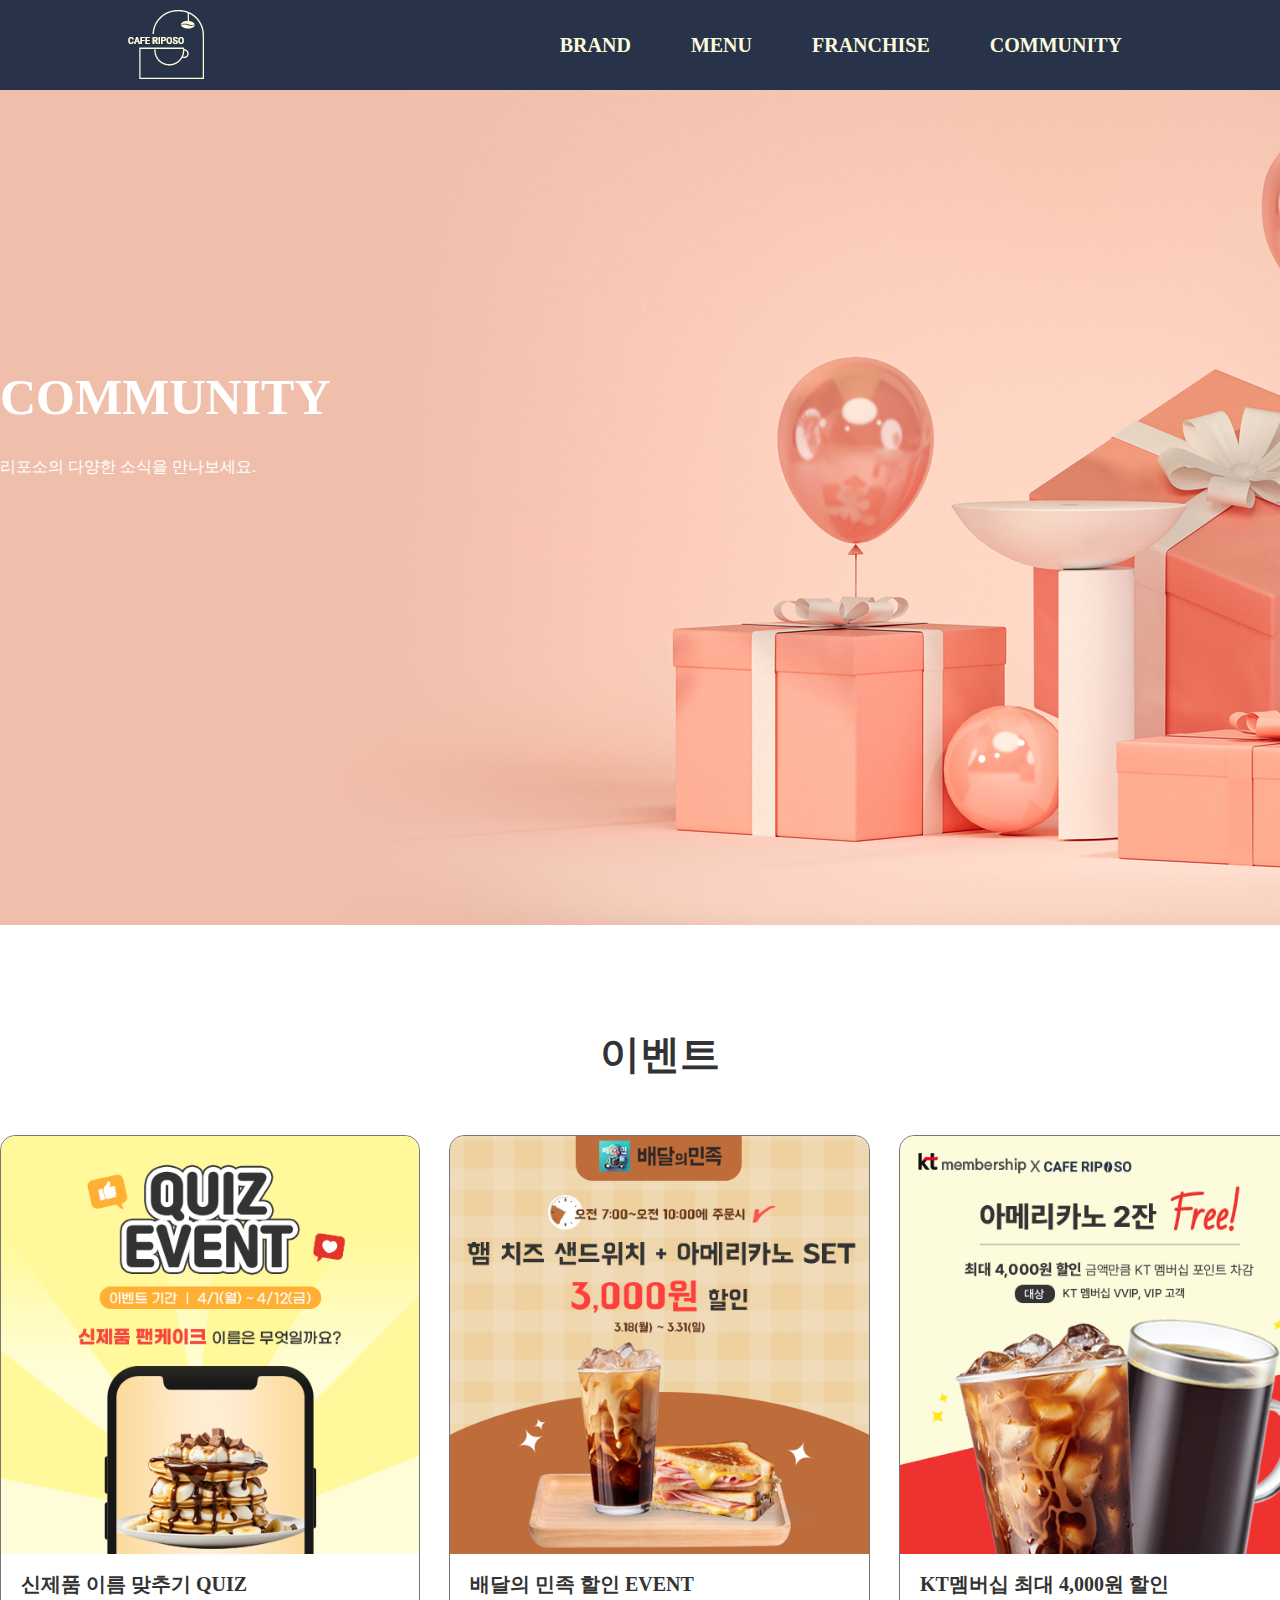
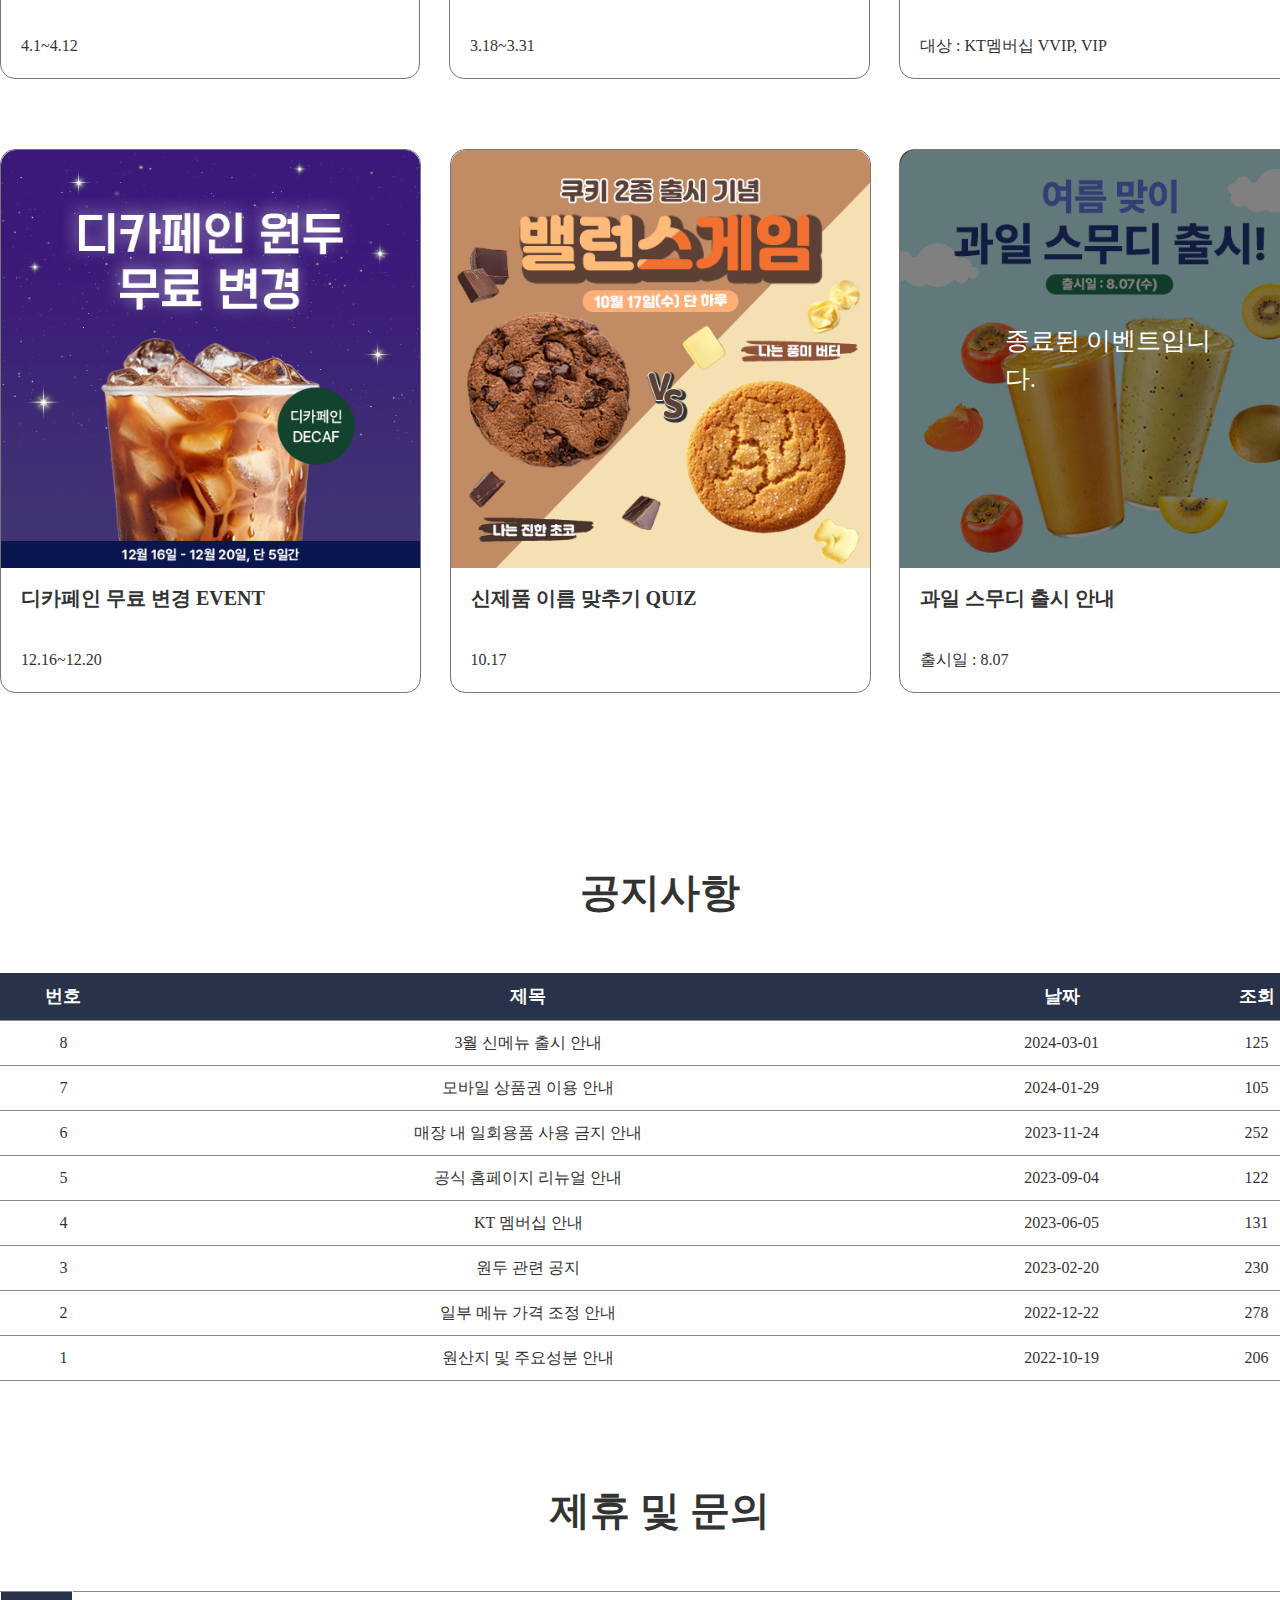
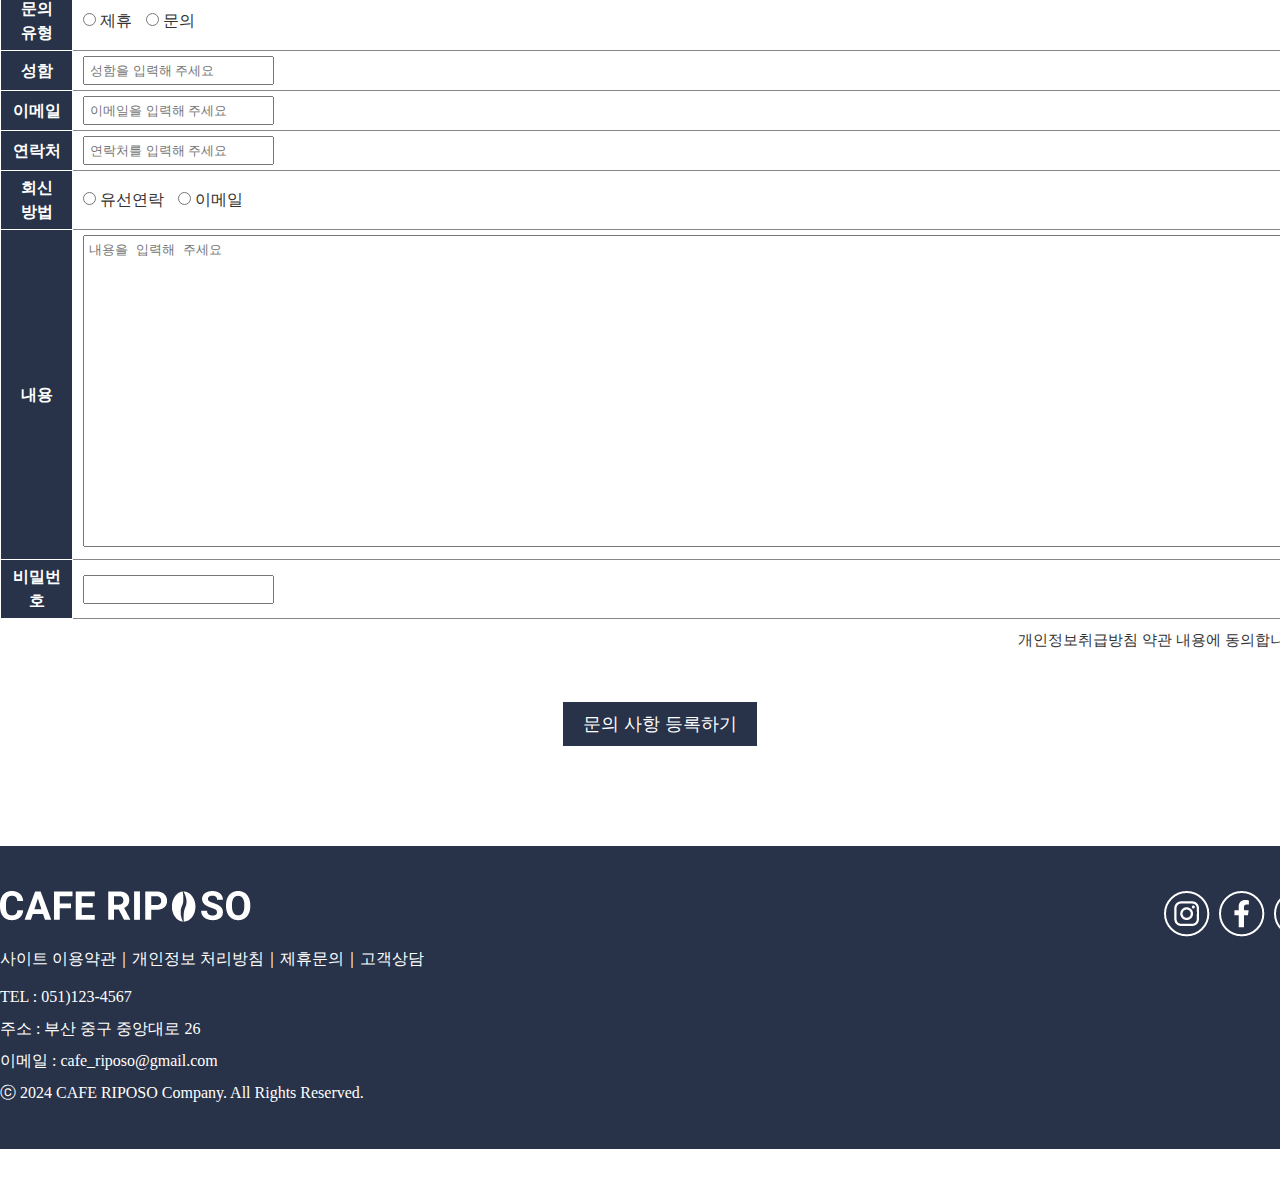
<file: sub4_community.html>
<!DOCTYPE html>
<html lang="ko">
<head>
  <meta charset="UTF-8">
  <meta http-equiv="X-UA-Compatible" content="IE=edge">
  <meta name="viewport" content="width=1400"><!--다른 매체에서도 너비 오류 없이 볼 수 있게-->
  <link href="./images/sub_community/favicon_logo.png" rel="icon" type="image/png" sizes="32x32" ><!--파비콘-->
  <title>카페 리포소</title>
  <link href="https://webfontworld.github.io/sunn/SUIT.css" rel="stylesheet">
  <link rel="stylesheet" href="./sub4_community.css">
</head>
<body>
   <!-- header -->
   <header>
    <div class="header_in">
      <a href="./index.html"><img src="./images/index/logo.png" alt="카페리포소 로고"></a>
      <ul class="nav">
        <li><a href="./sub1_brand.html">BRAND</a>
          <strong></strong>
          <ul class="sub">
            <li><a href="./sub1_brand.html#vision">브랜드 비전</a></li>
            <li><a href="./sub1_brand.html#bg">브랜드 핵심가치</a></li>
            <li><a href="./sub1_brand.html#logo_bg">브랜드 로고</a></li>
            <li><a href="./sub1_brand.html#last">브랜드 연혁</a></li>
          </ul>
        </li>
        <li><a href="./sub2_menu.html">MENU</a>
          <strong></strong>
          <ul class="sub">
            <li><a href="./sub2_menu.html">전체메뉴</a></li>
          </ul>
        </li>
        <li><a href="./sub3_franchise.html">FRANCHISE</a>
          <strong></strong>
          <ul class="sub">
            <li><a href="./sub3_franchise.html#box">창업안내</a></li>
            <li><a href="./sub3_franchise.html#step">개설절차</a></li>
            <li><a href="./sub3_franchise.html#money">개설비용</a></li>
          </ul>
        </li>
        <li><a href="./sub4_community.html">COMMUNITY</a>
          <strong></strong>
          <ul class="sub">
            <li><a href="./sub4_community.html#event">이벤트</a></li>
            <li><a href="./sub4_community.html#table">공지사항</a></li>
            <li><a href="./sub4_community.html#bottom">제휴 및 문의</a></li>
          </ul>
        </li>
        <li class="sub_bg"></li>
      </ul>
    </div>
  </header>

  <!-- main banner -->
  <div class="mb">
    <div class="mb_in">
    <h1>COMMUNITY</h1>
    <p>
      리포소의 다양한 소식을 만나보세요.
    </p>
  </div>
  </div>

  <!-- evevt -->
  <div class="event" id="event">
    <h1>이벤트</h1>
    <ul>
      <li><a href="#">
          <div class="event_img">
            <img src="./images/sub_community/event1.png"
              alt="QUIZ EVENT 이벤트기간/｜4/1(월)~4/12(금)신제품 팬케이크 이름은 무엇일까요">
          </div>
          <h5>
            신제품 이름 맞추기 QUIZ
          </h5>
          <p>
            4.1~4.12
          </p>
        </a></li>
      <li><a href="#">
          <div class="event_img">
            <img src="./images/sub_community/event2.png" alt="배달의민족 오전7:00~오전10:00에 주문시 햄치즈샌드위치+아메리카노 set 3,000원 할인 3.18(월)~3.31(일)">
          </div>
          <h5>
            배달의 민족 할인 EVENT
          </h5>
          <p>
            3.18~3.31
          </p>
        </a></li>
      <li><a href="#">
          <div class="event_img">
            <img src="./images/sub_community/event3.png" alt="아메리카노2잔 free 최대4,000원할인 금액만큼 KT멤버십 포인트 차감 대상 : KT멤버십 VVIP VIP 고객">
          </div>
          <h5>
            KT멤버십 최대 4,000원 할인
          </h5>
          <p>
            대상 : KT멤버십 VVIP, VIP
          </p>
        </a></li>
        <li><a href="#">
          <div class="event_img">
            <img src="./images/sub_community/event4.png" alt="디카페인 원두 무료 변경 12월 16일~12월 20일, 단 5일간">
          </div>
          <h5>
            디카페인 무료 변경 EVENT
          </h5>
          <p>
            12.16~12.20
          </p>
        </a></li>
        <li><a href="#">
          <div class="event_img">
            <img src="./images/sub_community/event5.png" alt="쿠키2종 출시 기념 밸런스게임 10월 17일(수)단 하루">
          </div>
          <h5>
            신제품 이름 맞추기 QUIZ
          </h5>
          <p>
            10.17
          </p>
        </a></li>
        <li><a href="#">
          <div class="event_img end">
            <img src="./images/sub_community/event6.png" alt="여름 맞이 과일 스무디 출시 출시일 8.07">
            <h4>
              종료된 이벤트입니다.
            </h4>
          </div>
          <h5>
            과일 스무디 출시 안내
          </h5>
          <p>
            출시일 : 8.07 
          </p>
        </a></li>
    </ul>
  </div>
  <!-- 공지사항 -->
  <div class="table" id="table">
    <h1>
      공지사항
    </h1>
    <table>
      <tr class="color">
        <th>번호</th>
        <th>제목</th>
        <th>날짜</th>
        <th>조회</th>
      </tr>
      <tr>
        <td>8</td>
        <td>3월 신메뉴 출시 안내</td>
        <td>2024-03-01</td>
        <td>125</td>
      </tr>
      <tr>
        <td>7</td>
        <td>모바일 상품권 이용 안내</td>
        <td>2024-01-29</td>
        <td>105</td>
      </tr>
      <tr>
        <td>6</td>
        <td>매장 내 일회용품 사용 금지 안내</td>
        <td>2023-11-24</td>
        <td>252</td>
      </tr>
      <tr>
        <td>5</td>
        <td>공식 홈페이지 리뉴얼 안내</td>
        <td>2023-09-04</td>
        <td>122</td>
      </tr>
      <tr>
        <td>4</td>
        <td>KT 멤버십 안내</td>
        <td>2023-06-05</td>
        <td>131</td>
      </tr>
      <tr>
        <td>3</td>
        <td>원두 관련 공지</td>
        <td>2023-02-20</td>
        <td>230</td>
      </tr>
      <tr>
        <td>2</td>
        <td>일부 메뉴 가격 조정 안내</td>
        <td>2022-12-22</td>
        <td>278</td>
      </tr>
      <tr>
        <td>1</td>
        <td>원산지 및 주요성분 안내</td>
        <td>2022-10-19</td>
        <td>206</td>
      </tr>
    </table>
  </div>
<!-- 제휴 및 문의 -->
  <div class="bottom" id="bottom">
    <form action="./sub4_community.html">
    <h1>
      제휴 및 문의
    </h1>
    <table>
      <tr>
        <th>문의 유형</th>
        <td><input type="radio" name="yn"> 제휴 <input type="radio" name="yn" class="ma"> 문의</td>
      </tr>
      <tr>
        <th>성함</th>
        <td><input type="text" placeholder="성함을 입력해 주세요"></td>
      </tr>
      <tr>
        <th>이메일</th>
        <td><input type="text" placeholder="이메일을 입력해 주세요"></td>
      </tr>
      <tr>
        <th>연락처</th>
        <td><input type="tel" placeholder="연락처를 입력해 주세요"></td>
      </tr>
      <tr>
        <th>회신 방법</th>
        <td><input type="radio" name="ny"> 유선연락 <input type="radio" name="ny" class="ma"> 이메일</td>
      </tr>
      <tr>
        <th>내용</th>
        <td><textarea cols="150" rows="20" placeholder="내용을 입력해 주세요"></textarea></td>
      </tr>
      <tr>
        <th>비밀번호</th>
        <td><input type="password"></td>
      </tr>
    </table>
    <p>개인정보취급방침 약관 내용에 동의합니다. <input type="checkbox"></p>
    <h6><input type="submit" value="문의 사항 등록하기"></h6>
  </form>
  </div>

   <!-- footer -->
   <footer>
    <div class="footer_in">
      <div class="footer_left">
        <img src="./images/index/f_logo.png" alt="cafe riposo 서브로고">
        <ul>
          <li><a href="#">사이트 이용약관</a></li>
          <li>｜</li>
          <li><a href="#">개인정보 처리방침</a></li>
          <li>｜</li>
          <li><a href="#">제휴문의</a></li>
          <li>｜</li>
          <li><a href="#">고객상담</a></li>
        </ul>
        <p>
          TEL : 051)123-4567 <br>
          주소 : 부산 중구 중앙대로 26 <br>
          이메일 : cafe_riposo@gmail.com <br>
          ⓒ 2024 CAFE RIPOSO Company. All Rights Reserved.
        </p>
      </div>
      <div class="footer_right">
        <img src="./images/index/icon_instar.png" alt="인스타그램 아이콘">
        <img src="./images/index/icon_facebook.png" alt="페이스북 아이콘">
        <img src="./images/index/icon_youtube.png" alt="유튜브 아이콘">
      </div>
    </div>
  </footer>

  <!-- js -->
  <script src="https://code.jquery.com/jquery-2.2.0.min.js"></script>
  <script src="./script/sub4_community.js"></script>

</body>
</html>
</file>
<file: index.css>
@charset "utf-8";

* {
    margin: 0;
    padding: 0;
}

body {
    font-family: 'SUIT';
    font-size: 16px;
    line-height: 1.5;
    color: #333;
    min-width: 1320px;
}

ul {
    list-style: none;
}

a {
    text-decoration: none;
    color: #333;
}

/* header */
header {
    background-color: #283248;
    position: fixed;
    top: 0;
    left: 0;
    width: 100%;
    z-index: 99;
}

.header_in {
    width: 80%;
    max-width: 1160px;
    margin: auto;
    display: -moz-box;
    display: -ms-flexbox;
    display: -webkit-box;
    display: flex;
    justify-content: space-between;
    align-items: center;
}

.nav {
    display: -moz-box;
    display: -ms-flexbox;
    display: -webkit-box;
    display: flex;
}

.header_in img {
    display: block;
}

.nav>li>a {
    display: block;
    font-size: 20px;
    font-weight: bold;
    padding: 30px;
    color: #fcfcdd;
}
.nav>li:hover>a{
    background-color: #fcfcdd;
    color: #283248;
}

.nav > li{
    position: relative;
}
/* 서브메뉴 꾸미기 */
.nav .sub_bg{
    position: absolute;
    width: 100%;
    height: 230px;
    background-color: #283248;
    left: 0;
    top: 90px;
    display: none;
}
.sub{
    width: 100%;
    height: 230px;
    background-color: #283248;
    display: none;
    position: absolute;
    z-index: 3;
}


.sub li a{
    display: block;
    color: #fff;
    text-align: center;
    padding: 15px;
}
.sub a:hover{
    text-decoration: underline;
}

.nav li:hover .sub a{
    color: #283248;
}
.nav li:hover .sub{
    background-color: #fcfcdd;
}
strong{
    width: 100px;
    height: 2px;
    display: inline-block;
    background-color: #283248;
    position: absolute;
    top: 80px;
    left: 50%;
    margin-left: -50px;
    transform: scaleX(0);
    transition: all 1s;
}
.nav li:hover strong{
    transform: scaleX(1);
}


/* main banner */
/* 슬라이드 꾸미기 */
.slide_banner {
    width: 100%;
    height: 100%;
    position: relative;
    overflow: hidden;
    max-width: 1920px; 
    margin: 90px auto 0;
}

.slide_banner .swiper-slide {
    text-align: center;
    font-size: 18px;
    background: #fff;
    /* Center slide text vertically */
    display: -webkit-box;
    display: -ms-flexbox;
    display: -webkit-flex;
    display: flex;
    -webkit-box-pack: center;
    -ms-flex-pack: center;
    -webkit-justify-content: center;
    justify-content: center;
    -webkit-box-align: center;
    -ms-flex-align: center;
    -webkit-align-items: center;
    align-items: center;
}

.slide_banner .swiper-slide a {
    display: block;
    width: 100%;
    height: 100%;
}

.slide_banner .swiper-slide img {
    display: block;
    width: 100%;
}

/* 이동버튼 이미지로 바꾸기*/
.slide_banner .swiper-button-prev,
.slide_banner .swiper-button-next{
    width: 50px;
    height: 50px;
}
.slide_banner .swiper-button-prev:after,
.slide_banner .swiper-button-next:after{
    content: '';
    display: block;
    width: 50px;
    height: 50px;
}
.slide_banner .swiper-button-prev:after{
    background: url(./images/index/icon1.png) no-repeat;
}
.slide_banner .swiper-button-next:after{
    background: url(./images/index/icon2.png) no-repeat;
}


/* 블릿버튼 크기, 색상, 투명도 */
.slide_banner .swiper-pagination-bullet {
    background: #283248;
    width: 10px;
    height: 10px;
    opacity: 0.5;
    border-radius: 50px;
}

/* 블릿버튼 페이지 표시날 때 투명도 */
.slide_banner .swiper-pagination-bullet-active {
    opacity: 1;
    width: 20px;
}

/* 블릿버튼 위치 */
.slide_banner .swiper-pagination-bullets.swiper-pagination-horizontal {
    bottom: 5px;
}

/* best menu */
.bestmenu {
    width: 1320px;
    margin: auto;
    text-align: center;
}

h1 {
    font-size: 45px;
    margin-top: 50px;
    text-align: center;
}

b {
    display: inline-block;
    width: 106px;
    height: 4px;
    background-color: #333;
}

/* 갤러리 센터 꾸미기 */
.gallery-center {
    width: 1320px;
    height: 490px;
    margin: 50px auto;
    padding: 0 50px 40px;
    box-sizing: border-box;
    position: relative;
}

.gallery-center_inner {
    width: 100%;
    overflow: hidden;
}

.gallery-center .swiper-slide a {
    width: 100%;
    height: 100%;
}

.gallery-center .swiper-slide img {
    display: block;
    width: 75%;
    margin: auto;
    transition: all 1s;
}

/* 이동버튼 이미지로 바꾸기*/
.gallery-center .swiper-button-prev,
.gallery-center .swiper-button-next {
    width: 30px;
    height: 50px;
}

.gallery-center .swiper-button-prev:after,
.gallery-center .swiper-button-next:after {
    content: '';
    display: block;
    width: 30px;
    height: 50px;
}

.gallery-center .swiper-button-prev:after {
    background: url(./images/index/icon1.png) no-repeat;
}

.gallery-center .swiper-button-next:after {
    background: url(./images/index/icon2.png) no-repeat;
}


/* 블릿버튼 크기, 색상, 투명도 */
.gallery-center .swiper-pagination-bullet {
    background: #283248;
    width: 10px;
    height: 10px;
    opacity: 0.5;
}

/* 블릿버튼 페이지 표시날 때 투명도 */
.gallery-center .swiper-pagination-bullet-active {
    opacity: 1;
}

/* 블릿버튼 위치 */
.gallery-center .swiper-horizontal>.swiper-pagination-bullets,
.gallery-center .swiper-pagination-bullets.swiper-pagination-horizontal {
    bottom: 0px;
}

.gallery-center p {
    margin-top: 15px;
}

.gallery-center .swiper-slide-active img {
    width: 100%;
}

.gallery-center .swiper-wrapper {
    align-items: center;
}

.gallery-center .swiper-slide-active p {
    background-color: #283248;
    border-radius: 40px;
    color: #fcfcdd;
    margin: 20px;
    font-size: 18px;
    display: inline-block;
    padding: 5px 10px;
}

/* MD */
.mugbg {
    background: url(./images/index/mug_bg.png) no-repeat center center;
    height: 471px;
    overflow: hidden;
}

.mugtext {
    width: 1320px;
    margin: auto;
    padding: 95px 0 0px 750px;
    box-sizing: border-box;
}

.mugtext h2 {
    font-size: 40px;
    padding-bottom: 25px;
}

.mugtext p {
    font-size: 20px;
    line-height: 2;
    font-weight: 500;
    padding-bottom: 10px;
}

.mugtext span {
    display: block;
    font-size: 14px;
    padding-bottom: 50px;
}

.mugtext a {
    display: inline-block;
    background-color: #283248;
    color: #fff;
    border-radius: 30px;
    padding: 5px 15px;
}

.mugtext a:hover {
    background-color: #fcfcdd;
    color: #283248;
}

/* 매장찾기 */
.find {
    width: 1320px;
    margin: auto;
    height: 735px;
    background: url(./images/index/store_icon.png)no-repeat 100% 100%;
    position: relative;
    overflow: hidden;
}

.findimg {
    position: absolute;
    top: 100px;
    left: 0px;
}

.interiorimg {
    position: absolute;
    top: 280px;
    left: 300px;
}

.findtext {
    padding: 95px 0 0 800px;
}

.findtext h3 {
    font-size: 30px;
    padding-bottom: 20px;
    font-weight: 500;
}

.findtext span {
    font-weight: bold;
    font-size: 35px;
}

.findtext h4 {
    font-size: 18px;
    padding-bottom: 20px;
    font-weight: 500;
}

.findtext p {
    padding-bottom: 70px;
}

.findtext a {
    display: inline-block;
    background: #283248 url(./images/index/search_icon.png) no-repeat 85% 50%;
    color: #fff;
    border-radius: 30px;
    padding: 8px 50px 8px 22px;
    font-size: 22px;
}

.findtext a:hover {
    background: url(./images/index/h_search_icon.png) no-repeat 85% 50%;
    background-color: #fcfcdd;
    color: #283248;
}

/* 리포소 경쟁력 */
section {
    background: url(./images/index/sub_bg.png) no-repeat center center;
    height: 680px;
    margin-top: 100px;
    color: #fff;
}

.text {
    width: 1320px;
    margin: auto;
    padding: 100px 0 0 30px;
    position: relative;
    box-sizing: border-box;
}

.text h3 {
    font-size: 50px;
    padding-bottom: 10px;
}

.text p {
    font-size: 23px;
    padding-bottom: 40px;
    line-height: 1.8;
}

.text a {
    display: inline-block;
    background-color: #fcfcdd;
    padding: 6px 20px;
    border-radius: 30px;
    font-size: 20px;
    font-weight: 600;
}

.text a:hover {
    background-color: #c4c4aa;
    color: #1f2636;
}

/* 두번째 슬라이드 꾸미기 */
.slide {
    width: 700px;
    height: 486px;
    position: absolute;
    right: 0;
    top: 30%;
    overflow: hidden;
    color: #333;
}

.slide .swiper-slide {
    text-align: center;
    font-size: 18px;
    /* Center slide text vertically */
    display: -webkit-box;
    display: -ms-flexbox;
    display: -webkit-flex;
    display: flex;
    -webkit-box-pack: center;
    -ms-flex-pack: center;
    -webkit-justify-content: center;
    justify-content: center;
    -webkit-box-align: center;
    -ms-flex-align: center;
    -webkit-align-items: center;
    align-items: center;
}

.slide .swiper-slide a {
    display: block;
    width: 100%;
    height: 100%;
}

.slide .swiper-slide img {
    display: block;
    width: 100%;
}


.slide .swiper-slide div {
    width: 331px;
    height: 486px;
}

.bg1 {
    background: url(./images/index/round_box1.png) no-repeat center center;
    margin-right: 20px;
}

.bg2 {
    background: url(./images/index/round_box2.png) no-repeat center center;
}

.bg3 {
    background: url(./images/index/round_box3.png) no-repeat center center;
    margin-right: 20px;
}

.bg4 {
    background: url(./images/index/round_box4.png) no-repeat center center;
}

.swiper-slide h2 {
    padding: 250px 0 30px 0;
    font-size: 35px;
}

.swiper-slide p {
    font-size: 16px;
}

/* event */
.event {
    width: 1320px;
    margin: auto;
}

.event ul {
    display: -moz-box;
    display: -ms-flexbox;
    display: -webkit-box;
    display: flex;
    justify-content: space-between;
    margin: 50px 0 50px;
}

.event ul li {
    border: #777 solid 1px;
    border-radius: 15px;
    overflow: hidden;
}

.event h5 {
    font-size: 20px;
    padding: 15px 0 35px 20px;
}

.event p {
    padding: 0 0 20px 20px;
}

.event_img {
    overflow: hidden;
}

.event_img img {
    display: block;
    transition: all 1s;
}

.event_img img:hover {
    transform: scale(1.2);
}

h6 {
    text-align: center;
    font-weight: 500;
}

h6 a {
    display: inline-block;
    background-color: #283248;
    color: #fff;
    padding: 7px 12px;
    font-size: 19px;
}

h6 a:hover {
    background-color: #fcfcdd;
    color: #283248;
}


/* 슬라이드 배너 */
/* 흘러가는 슬라이드 꾸미기 */
.flowslide {
    width: 100%;
    margin-top: 70px;
    box-sizing: border-box;
    position: relative;
}

.flowslide_inner {
    width: 100%;
    overflow: hidden;
}

.flowslide .swiper-wrapper {
    transition-timing-function: linear;
}

.flowslide .swiper-slide a {
    width: 100%;
    height: 100%;
}

.flowslide .swiper-slide img {
    display: block;
    width: 100%;
    transition: all 1s;
}

.flowslide .swiper-slide img:hover {
    transform: scale(1.2);
}

/* 푸터 */
footer {
    background-color: #283248;
}

.footer_in {
    width: 1320px;
    margin: auto;
    color: #fff;
    display: -moz-box;
    display: -ms-flexbox;
    display: -webkit-box;
    display: flex;
    justify-content: space-between;
    padding: 45px 0 40px;
}

.footer_in ul {
    display: -moz-box;
    display: -ms-flexbox;
    display: -webkit-box;
    display: flex;


}

.footer_in ul li a {
    color: #fff;
    display: block;
    padding-bottom: 10px;
}

.footer_in ul li a:hover {
    color: #bbb;
    text-decoration: underline;
}

.footer_left img {
    display: block;
    padding-bottom: 25px;
}

.footer_left p {
    line-height: 2;
}

.footer_right img {
    display: inline-block;
    padding-left: 5px;
}

.footer_right img:hover {
    opacity: 0.5;
}
</file>
<file: sub1_brand.css>
@charset "utf-8";

* {
    margin: 0;
    padding: 0;
}

body {
    font-family: 'SUIT';
    font-size: 16px;
    line-height: 1.5;
    color: #333;
    min-width: 1320px;
}

ul {
    list-style: none;
}

a {
    text-decoration: none;
    color: #333;
}

/* header */
header {
    background-color: #283248;
    position: fixed;
    top: 0;
    left: 0;
    width: 100%;
    z-index: 99;
}

.header_in {
    width: 80%;
    max-width: 1160px;
    margin: auto;
    display: -ms-flexbox;
    display: -moz-box;
    display: -webkit-box;
    display: flex;
    justify-content: space-between;
    align-items: center;
}

.nav {
    display: -ms-flexbox;
    display: -moz-box;
    display: -webkit-box;
    display: flex;
}

.header_in img {
    display: block;
}

.header_in img {
    display: block;
}

.nav>li>a {
    display: block;
    font-size: 20px;
    font-weight: bold;
    padding: 30px;
    color: #fcfcdd;
}

.nav>li:hover>a {
    background-color: #fcfcdd;
    color: #283248;
}

.nav>li {
    position: relative;
}

/* 서브메뉴 꾸미기 */
.nav .sub_bg {
    position: absolute;
    width: 100%;
    height: 230px;
    background-color: #283248;
    left: 0;
    top: 90px;
    display: none;
}

.sub {
    width: 100%;
    height: 230px;
    background-color: #283248;
    position: absolute;
    z-index: 3;
    display: none;
}

.sub li a {
    display: block;
    color: #fff;
    text-align: center;
    padding: 15px;
}

.sub li a:hover {
    text-decoration: underline;
}

.nav li:hover .sub a {
    color: #283248;
}
.nav li:hover .sub{
    background-color: #fcfcdd;
}

strong {
    width: 100px;
    height: 2px;
    display: inline-block;
    background-color: #283248;
    position: absolute;
    top: 80px;
    left: 50%;
    margin-left: -50px;
    transform: scaleX(0);
    transition: all 1s;
}

.nav li:hover strong {
    transform: scaleX(1);
}

/* main banner */
.mb {
    background: url(./images/sub_brand/main_banner.png) no-repeat center center;
    height: 846px;
    margin-top: 90px;
    text-align: center;
    color: #fff;
}

.mb h1 {
    padding: 320px 0 30px 0;
    font-size: 50px;
}

.mb h2 {
    padding-bottom: 30px;
    font-size: 30px;
    font-weight: 500;
}

/* 브랜드 비전 */
.vision {
    background: url(./images/sub_brand/vision_banner.png) no-repeat center center;
    text-align: center;
    height: 625px;
}

.vision h1 {
    font-size: 40px;
    padding: 170px 0 70px;
}

.vision h2 {
    font-size: 23px;
    line-height: 1.8;
    padding-bottom: 50px;
    font-weight: 600;
}

/* 브랜드 핵심 가치 */
.bg {
    background: url(./images/sub_brand/sub_banner.png) no-repeat center center;
    height: 760px;
    text-align: center;
}

.bg h1 {
    color: #fff;
    font-size: 40px;
    padding-top: 100px;
}

.bg ul {
    width: 1320px;
    margin: 60px auto;
    display: -moz-box;
    display: -ms-flexbox;
    display: -webkit-box;
    display: flex;
    justify-content: space-between;
}

.bg ul li {
    width: 395px;
    height: 480px;
    border-radius: 50px;
}

.bg h3,
.bg h4,
.bg p {
    opacity: 0;
}

.left {
    background: url(./images/sub_brand/flip_img1.png) no-repeat 50% 50% transparent;
    transform: rotateY(180deg);
}

.left.on {
    background: url(./images/sub_brand/icon1.png) no-repeat 50% 50% #fcfcdd;
    transform: rotateY(0deg);
    transition: all 1s 1s;
}



.left.on h3,
.left.on h4,
.left.on p {
    opacity: 1;
    transition: all 1s 1s;
}

.center {
    background: url(./images/sub_brand/flip_img2.png) no-repeat 50% 50% transparent;
    transform: rotateY(180deg);
}

.center.on {
    background: url(./images/sub_brand/icon2.png) no-repeat 50% 50% #fcfcdd;
    transform: rotateY(0deg);
    transition: all 1.3s 1.3s;
}

.center.on h3,
.center.on h4,
.center.on p {
    opacity: 1;
    transition: all 1.3s 1.3s;
}

.right {
    background: url(./images/sub_brand/flip_img3.png) no-repeat 50% 50% transparent;
    transform: rotateY(180deg);
}

.right.on {
    background: url(./images/sub_brand/icon3.png) no-repeat 50% 42% #fcfcdd;
    transform: rotateY(0deg);
    transition: all 1.6s 1.6s;
}

.right.on h3,
.right.on h4,
.right.on p {
    opacity: 1;
    transition: all 1.6s 1.6s;
}

.bg ul li h3 {
    font-size: 30px;
    padding-top: 30px;
}

.bg ul li p {
    padding-top: 275px;
}

/* 브랜드 로고 */
.logo_bg {
    background: url(./images/sub_brand/logo_banner.png) no-repeat center center;
    height: 760px;

}

.logo_bg h1 {
    color: #fff;
    text-align: center;
    padding: 85px 0 5px;
    font-size: 40px;
}

.logo_bg h5 {
    color: #fff;
    text-align: center;
    font-size: 16px;
    font-weight: 300;
}

.logo_bg b {
    font-size: 20px;
}

.logo_text {
    width: 1316px;
    height: 495px;
    margin: 38px auto;
    display: -moz-box;
    display: -ms-flexbox;
    display: -webkit-box;
    display: flex;
    color: #333;
}

.logo_left {
    margin: 32px 0 0 70px;
}

.logo_left h3 {
    background-color: #283248;
    color: #fff;
    border-radius: 50px;
    padding: 5px 15px;
    display: inline;
    font-weight: 500;
    margin-bottom: 50px;
}

.main_logo {
    display: block;
    padding: 22px 0 10px 140px;
}

.sub_logo {
    display: block;
    padding: 75px 69px;
}

.logo_right {
    padding-left: 50px;
}

.logo_right h2 {
    font-size: 30px;
    padding-bottom: 5px;
}

.logo_right p {
    padding-bottom: 15px;
}

.logo_right ul {
    display: -moz-box;
    display: -ms-flexbox;
    display: -webkit-box;
    display: flex;
    align-items: center;
}

.box li {
    padding: 5px 15px 10px 0;
}

.box2 li {
    padding: 0 217px 0 20px;
}


/* 브랜드 연혁 */
.last {
    width: 1320px;
    margin: 50px auto 70px;
    background: url(./images/sub_brand/line.png) no-repeat 50% 100%;
    height: 2240px;
}

.last h1 {
    padding-top: 90px;
    margin: 0 0 20px;
    text-align: center;
    font-size: 40px;
}

.last ul {
    display: -moz-box;
    display: -ms-flexbox;
    display: -webkit-box;
    display: flex;
    align-items: flex-end;
    justify-content: flex-start;
    margin-left: 165px;
    margin-bottom: 112px;
}

.last .last_in {
    justify-content: flex-end;
    margin-right: 165px;
    text-align: right;
}

.last ul li h2 {
    font-size: 70px;
    font-weight: 600;
    color: #52658e;
    padding: 0 30px 0;
    line-height: 70px;
}

.last ul img {
    display: block;
}

.last p {
    font-weight: 500;
    line-height: 2;
    font-size: 18px;
}

/* 푸터 */
footer {
    background-color: #283248;
}

.footer_in {
    width: 1320px;
    margin: auto;
    color: #fff;
    display: -moz-box;
    display: -ms-flexbox;
    display: -webkit-box;
    display: flex;
    justify-content: space-between;
    padding: 45px 0 40px;
}

.footer_in ul {
    display: -moz-box;
    display: -ms-flexbox;
    display: -webkit-box;
    display: flex;


}

.footer_in ul li a {
    color: #fff;
    display: block;
    padding-bottom: 10px;
}

.footer_in ul li a:hover {
    color: #bbb;
    text-decoration: underline;
}

.footer_left img {
    display: block;
    padding-bottom: 25px;
}

.footer_left p {
    line-height: 2;
}

.footer_right img {
    display: inline-block;
    padding-left: 5px;
}

.footer_right img:hover {
    opacity: 0.5;
}
</file>
<file: sub2_menu.css>
@charset "utf-8";

*{
    margin: 0;
    padding: 0;
}
body{
    font-family: 'SUIT';
    font-size: 16px;
    line-height: 1.5;
    color: #333;
    min-width: 1320px;
}
ul{
    list-style: none;
}
a{
    text-decoration: none;
    color: #333;
}

/* header */
header {
    background-color: #283248;
    position: fixed;
    top: 0;
    left: 0;
    width: 100%;
    z-index: 99;
}

.header_in {
    width: 80%;
    max-width: 1160px;
    margin: auto;
    display: -moz-box;
    display: -ms-flexbox;
    display: -webkit-box;
    display: flex;
    justify-content: space-between;
    align-items: center;
}

.nav {
    display: -moz-box;
    display: -ms-flexbox;
    display: -webkit-box;
    display: flex;
}

.header_in img {
    display: block;
}

.nav>li>a {
    display: block;
    font-size: 20px;
    font-weight: bold;
    padding: 30px;
    color: #fcfcdd;
}
.nav>li:hover>a{
    background-color: #fcfcdd;
    color: #283248;
}

.nav > li{
    position: relative;
}
/* 서브메뉴 꾸미기 */
.nav .sub_bg{
    position: absolute;
    width: 100%;
    height: 230px;
    background-color: #283248;
    left: 0;
    top: 90px;
    display: none;
}
.sub{
    width: 100%;
    height: 230px;
    background-color: #283248;
    display: none;
    position: absolute;
    z-index: 3;
}


.sub li a{
    display: block;
    color: #fff;
    text-align: center;
    padding: 15px;
}
.sub a:hover{
    text-decoration: underline;
}

.nav li:hover .sub a{
    color: #283248;
}
.nav li:hover .sub{
  background-color: #fcfcdd;
}
strong{
    width: 100px;
    height: 2px;
    display: inline-block;
    background-color: #283248;
    position: absolute;
    top: 80px;
    left: 50%;
    margin-left: -50px;
    transform: scaleX(0);
    transition: all 1s;
}
.nav li:hover strong{
    transform: scaleX(1);
}



/* main banner */
.mb{
    background: url(./images/sub_menu/new_menu/main_banner.png) no-repeat center center;
    height: 835px;
    margin-top: 90px;
    text-align: center;
    color: #333;
}
.mb h1{
    padding: 320px 0 30px 0;
    font-size: 50px;
}

/* menu */
.menu{
    width: 1320px;
    margin: auto;
    text-align: center;
}

.menu h1{
    font-size: 40px;
    padding-top: 80px;
}

/* filter */
.filter {
    width: 1320px;
    margin: auto;
  }

  .sub_ul {
    width: 550px;
    margin: 50px auto;
    display: -moz-box;
    display: -ms-flexbox;
    display: -webkit-box;
    display: flex;
  }

  .sub_ul li {
    flex: 1;
  }

  .sub_ul li a {
    display: block;
    text-align: center;
    padding: 5px 0;
    font-weight: 300;
    background-color: #283248;
    color: #fcfcdd;
    border: 1px solid #fff;
  }

  .filter li a:hover,
  .filter .active a {
    background-color: #fcfcdd;
    color: #283248;
    font-weight: 500;
  }

  .filter_content> div {
    display: none;
  }

 
  .filter_content .filter1{
    display: block;
  }

  .main_ul{
    display: -moz-box;
    display: -ms-flexbox;
    display: -webkit-box;
    display: flex;
    flex-wrap: wrap;
    margin-top: 100px;
  }

  .main_ul li{
    margin-right: 33.33px;
    margin-bottom: 100px;
  }
  .main_ul li:nth-child(4n){
    margin-right: 0;

  }
  .main_ul div{
    border: 1px #ccc solid;
    border-radius: 80px 80px 0 80px;
    overflow: hidden;
    height: 366px;
    width: 303px;
    position: relative;
    box-sizing: border-box;
  }
  .main_ul li p{
    margin-top: 20px;
  }
  h4{
    position: absolute;
    top: 150px;
    width: 100%;
    opacity: 0;
  }

  .main_ul img{
    position: absolute; 
    top: 0;
    left: 0;
  }

  .filter1 .main_ul li:hover div{
    background-color: #FCE7DF;
    border-color: #FCE7DF;
  }
  .filter2 .main_ul li:hover div{
    background-color: #E5D0A7;
    border-color: #E5D0A7;
  }
  .filter3 .main_ul li:hover div{
    background-color: #DBE6E1;
    border-color: #DBE6E1;
  }
  .filter4 .main_ul li:hover div{
    background-color: #F8F1D9;
    border-color: #F8F1D9;
  }
  .filter5 .main_ul li:hover div{
    background-color: #EEECF9;
    border-color: #EEECF9;
  }

  .main_ul li:hover h4{
    top: 80px;
    transition: all 0.8s;
    opacity: 1;
  }

  .main_ul li:hover img{
    top: 110px;
    transition: all 0.8s;
  }


  /* 푸터 */
footer {
    background-color: #283248;
}

.footer_in {
    width: 1320px;
    margin: auto;
    color: #fff;
    display: -moz-box;
    display: -ms-flexbox;
    display: -webkit-box;
    display: flex;
    justify-content: space-between;
    padding: 45px 0 40px;
}

.footer_in ul {
    display: -moz-box;
    display: -ms-flexbox;
    display: -webkit-box;
    display: flex;


}

.footer_in ul li a {
    color: #fff;
    display: block;
    padding-bottom: 10px;
}

.footer_in ul li a:hover {
    color: #bbb;
    text-decoration: underline;
}

.footer_left img {
    display: block;
    padding-bottom: 25px;
}

.footer_left p {
    line-height: 2;
}

.footer_right img {
    display: inline-block;
    padding-left: 5px;
}

.footer_right img:hover {
    opacity: 0.5;
}
</file>
<file: sub2_menu_ade1.css>
@charset "utf-8";

*{
    margin: 0;
    padding: 0;
}
body{
    font-family: 'SUIT';
    font-size: 16px;
    line-height: 1.5;
    color: #333;
    min-width: 1320px;
}
ul{
    list-style: none;
}
a{
    text-decoration: none;
    color: #333;
}

/* header */
header {
    background-color: #283248;
    position: fixed;
    top: 0;
    left: 0;
    width: 100%;
    z-index: 99;
}

.header_in {
    width: 80%;
    max-width: 1160px;
    margin: auto;
    display: -moz-box;
    display: -ms-flexbox;
    display: -webkit-box;
    display: flex;
    justify-content: space-between;
    align-items: center;
}

.nav {
    display: -moz-box;
    display: -ms-flexbox;
    display: -webkit-box;
    display: flex;
}

.header_in img {
    display: block;
}

.nav>li>a {
    display: block;
    font-size: 20px;
    font-weight: bold;
    padding: 30px;
    color: #fcfcdd;
}
.nav>li:hover>a{
    background-color: #fcfcdd;
    color: #283248;
}

.nav > li{
    position: relative;
}
/* 서브메뉴 꾸미기 */
.nav .sub_bg{
    position: absolute;
    width: 100%;
    height: 230px;
    background-color: #283248;
    left: 0;
    top: 90px;
    display: none;
}
.sub{
    width: 100%;
    height: 230px;
    background-color: #283248;
    display: none;
    position: absolute;
    z-index: 3;
}


.sub li a{
    display: block;
    color: #fff;
    text-align: center;
    padding: 15px;
}
.sub a:hover{
    text-decoration: underline;
}

.nav li:hover .sub a{
    color: #283248;
}
.nav li:hover .sub{
  background-color: #fcfcdd;
}
strong{
    width: 100px;
    height: 2px;
    display: inline-block;
    background-color: #283248;
    position: absolute;
    top: 80px;
    left: 50%;
    margin-left: -50px;
    transform: scaleX(0);
    transition: all 1s;
}
.nav li:hover strong{
    transform: scaleX(1);
}

/* 내용 */
.box{
    width: 1320px;
    margin: 150px auto;
}
h2{
    font-size: 35px;
}
.box_in{
    width: 1100px;
    margin: 80px auto;
    display: -webkit-box;
    display: -moz-box;
    display: -ms-flexbox;
    display: flex;
    justify-content: space-between;
}
.box_in img{
    width: 452px;
    height: 452px;
    display: block;
}
h5{
   font-size: 16px;
    color: #848484;
    font-weight: 500;
    padding-bottom: 10px; 
}
h6{
    text-align: right;
    font-size: 14px;
    padding-bottom: 5px;
}
p{
    line-height: 2;
    padding-bottom: 10px;
}

table{
    width: 530px;
    text-align: center;
    border-top: #ccc solid 1px;
    border-collapse: collapse;
}

th{
    border-bottom: #ccc solid 1px;
    padding: 7px 0;
}
td{
    border-bottom: #ccc solid 1px;
}


span{
    font-size: 14px;
    color: #bbb;
}



 /* 푸터 */
 footer {
    background-color: #283248;
}

.footer_in {
    width: 1320px;
    margin: auto;
    color: #fff;
    display: -moz-box;
    display: -ms-flexbox;
    display: -webkit-box;
    display: flex;
    justify-content: space-between;
    padding: 45px 0 40px;
}

.footer_in ul {
    display: -moz-box;
    display: -ms-flexbox;
    display: -webkit-box;
    display: flex;


}

.footer_in ul li a {
    color: #fff;
    display: block;
    padding-bottom: 10px;
}

.footer_in ul li a:hover {
    color: #bbb;
    text-decoration: underline;
}

.footer_left img {
    display: block;
    padding-bottom: 25px;
}

.footer_left p {
    line-height: 2;
}

.footer_right img {
    display: inline-block;
    padding-left: 5px;
}

.footer_right img:hover {
    opacity: 0.5;
}
</file>
<file: sub2_menu_coffee1.css>
@charset "utf-8";

*{
    margin: 0;
    padding: 0;
}
body{
    font-family: 'SUIT';
    font-size: 16px;
    line-height: 1.5;
    color: #333;
    min-width: 1320px;
}
ul{
    list-style: none;
}
a{
    text-decoration: none;
    color: #333;
}

/* header */
header {
    background-color: #283248;
    position: fixed;
    top: 0;
    left: 0;
    width: 100%;
    z-index: 99;
}

.header_in {
    width: 80%;
    max-width: 1160px;
    margin: auto;
    display: -moz-box;
    display: -ms-flexbox;
    display: -webkit-box;
    display: flex;
    justify-content: space-between;
    align-items: center;
}

.nav {
    display: -moz-box;
    display: -ms-flexbox;
    display: -webkit-box;
    display: flex;
}

.header_in img {
    display: block;
}

.nav>li>a {
    display: block;
    font-size: 20px;
    font-weight: bold;
    padding: 30px;
    color: #fcfcdd;
}
.nav>li:hover>a{
    background-color: #fcfcdd;
    color: #283248;
}

.nav > li{
    position: relative;
}
/* 서브메뉴 꾸미기 */
.nav .sub_bg{
    position: absolute;
    width: 100%;
    height: 230px;
    background-color: #283248;
    left: 0;
    top: 90px;
    display: none;
}
.sub{
    width: 100%;
    height: 230px;
    background-color: #283248;
    display: none;
    position: absolute;
    z-index: 3;
}


.sub li a{
    display: block;
    color: #fff;
    text-align: center;
    padding: 15px;
}
.sub a:hover{
    text-decoration: underline;
}

.nav li:hover .sub a{
    color: #283248;
}
.nav li:hover .sub{
  background-color: #fcfcdd;
}
strong{
    width: 100px;
    height: 2px;
    display: inline-block;
    background-color: #283248;
    position: absolute;
    top: 80px;
    left: 50%;
    margin-left: -50px;
    transform: scaleX(0);
    transition: all 1s;
}
.nav li:hover strong{
    transform: scaleX(1);
}

/* 내용 */
.box{
    width: 1320px;
    margin: 150px auto;
}
h2{
    font-size: 35px;
}
.box_in{
    width: 1100px;
    margin: 80px auto;
    display: -webkit-box;
    display: -moz-box;
    display: -ms-flexbox;
    display: flex;
    justify-content: space-between;
}
.box_in img{
    width: 452px;
    height: 452px;
    display: block;
}
h5{
   font-size: 16px;
    color: #848484;
    font-weight: 500;
    padding-bottom: 10px; 
}
h6{
    text-align: right;
    font-size: 14px;
    padding-bottom: 5px;
}
p{
    line-height: 2;
    padding-bottom: 10px;
}

table{
    width: 530px;
    text-align: center;
    border-top: #ccc solid 1px;
    border-collapse: collapse;
}

th{
    border-bottom: #ccc solid 1px;
    padding: 7px 0;
}
td{
    border-bottom: #ccc solid 1px;
}


span{
    font-size: 14px;
    color: #bbb;
}



 /* 푸터 */
 footer {
    background-color: #283248;
}

.footer_in {
    width: 1320px;
    margin: auto;
    color: #fff;
    display: -moz-box;
    display: -ms-flexbox;
    display: -webkit-box;
    display: flex;
    justify-content: space-between;
    padding: 45px 0 40px;
}

.footer_in ul {
    display: -moz-box;
    display: -ms-flexbox;
    display: -webkit-box;
    display: flex;


}

.footer_in ul li a {
    color: #fff;
    display: block;
    padding-bottom: 10px;
}

.footer_in ul li a:hover {
    color: #bbb;
    text-decoration: underline;
}

.footer_left img {
    display: block;
    padding-bottom: 25px;
}

.footer_left p {
    line-height: 2;
}

.footer_right img {
    display: inline-block;
    padding-left: 5px;
}

.footer_right img:hover {
    opacity: 0.5;
}
</file>
<file: sub2_menu_new1.css>
@charset "utf-8";

*{
    margin: 0;
    padding: 0;
}
body{
    font-family: 'SUIT';
    font-size: 16px;
    line-height: 1.5;
    color: #333;
    min-width: 1320px;
}
ul{
    list-style: none;
}
a{
    text-decoration: none;
    color: #333;
}

/* header */
header {
    background-color: #283248;
    position: fixed;
    top: 0;
    left: 0;
    width: 100%;
    z-index: 99;
}

.header_in {
    width: 80%;
    max-width: 1160px;
    margin: auto;
    display: -moz-box;
    display: -ms-flexbox;
    display: -webkit-box;
    display: flex;
    justify-content: space-between;
    align-items: center;
}

.nav {
    display: -moz-box;
    display: -ms-flexbox;
    display: -webkit-box;
    display: flex;
}

.header_in img {
    display: block;
}

.nav>li>a {
    display: block;
    font-size: 20px;
    font-weight: bold;
    padding: 30px;
    color: #fcfcdd;
}
.nav>li:hover>a{
    background-color: #fcfcdd;
    color: #283248;
}

.nav > li{
    position: relative;
}
/* 서브메뉴 꾸미기 */
.nav .sub_bg{
    position: absolute;
    width: 100%;
    height: 230px;
    background-color: #283248;
    left: 0;
    top: 90px;
    display: none;
}
.sub{
    width: 100%;
    height: 230px;
    background-color: #283248;
    display: none;
    position: absolute;
    z-index: 3;
}


.sub li a{
    display: block;
    color: #fff;
    text-align: center;
    padding: 15px;
}
.sub a:hover{
    text-decoration: underline;
}

.nav li:hover .sub a{
    color: #283248;
}
.nav li:hover .sub{
  background-color: #fcfcdd;
}
strong{
    width: 100px;
    height: 2px;
    display: inline-block;
    background-color: #283248;
    position: absolute;
    top: 80px;
    left: 50%;
    margin-left: -50px;
    transform: scaleX(0);
    transition: all 1s;
}
.nav li:hover strong{
    transform: scaleX(1);
}

/* 내용 */
.box{
    width: 1320px;
    margin: 150px auto;
}
h2{
    font-size: 35px;
}
.box_in{
    width: 1100px;
    margin: 80px auto;
    display: -webkit-box;
    display: -moz-box;
    display: -ms-flexbox;
    display: flex;
    justify-content: space-between;
}
.box_in img{
    width: 452px;
    height: 452px;
    display: block;
}
h5{
   font-size: 16px;
    color: #848484;
    font-weight: 500;
    padding-bottom: 10px; 
}
b{
    font-size: 14px;
    color: #888;
    font-weight: 400;
}
p{
    line-height: 2;
    padding-bottom: 10px;
}
h6{
    width: 100%;
    display: -webkit-box;
    display: -moz-box;
    display: -ms-flexbox;
    display: flex;
    justify-content: space-between;
    font-size: 14px;
    padding-bottom: 5px;

}
table{
    width: 530px;
    text-align: center;
    border-top: #ccc solid 1px;
    border-collapse: collapse;
}

th{
    border-bottom: #ccc solid 1px;
    padding: 7px 0;
}
td{
    border-bottom: #ccc solid 1px;
}


span{
    font-size: 14px;
    color: #bbb;
}



 /* 푸터 */
 footer {
    background-color: #283248;
}

.footer_in {
    width: 1320px;
    margin: auto;
    color: #fff;
    display: -moz-box;
    display: -ms-flexbox;
    display: -webkit-box;
    display: flex;
    justify-content: space-between;
    padding: 45px 0 40px;
}

.footer_in ul {
    display: -moz-box;
    display: -ms-flexbox;
    display: -webkit-box;
    display: flex;


}

.footer_in ul li a {
    color: #fff;
    display: block;
    padding-bottom: 10px;
}

.footer_in ul li a:hover {
    color: #bbb;
    text-decoration: underline;
}

.footer_left img {
    display: block;
    padding-bottom: 25px;
}

.footer_left p {
    line-height: 2;
}

.footer_right img {
    display: inline-block;
    padding-left: 5px;
}

.footer_right img:hover {
    opacity: 0.5;
}
</file>
<file: sub3_franchise.css>
@charset "utf-8";

* {
    margin: 0;
    padding: 0;
}

body {
    font-family: 'SUIT';
    font-size: 16px;
    line-height: 1.5;
    color: #333;
    min-width: 1320px;
}

ul {
    list-style: none;
}

a {
    text-decoration: none;
    color: #333;
}

/* header */
header {
    background-color: #283248;
    position: fixed;
    top: 0;
    left: 0;
    width: 100%;
    z-index: 99;
}

.header_in {
    width: 80%;
    max-width: 1160px;
    margin: auto;
    display: -moz-box;
    display: -ms-flexbox;
    display: -webkit-box;
    display: flex;
    justify-content: space-between;
    align-items: center;
}

.nav {
    display: -moz-box;
    display: -ms-flexbox;
    display: -webkit-box;
    display: flex;
}

.header_in img {
    display: block;
}

.nav>li>a {
    display: block;
    font-size: 20px;
    font-weight: bold;
    padding: 30px;
    color: #fcfcdd;
}

.nav>li:hover>a {
    background-color: #fcfcdd;
    color: #283248;
}

.nav>li {
    position: relative;
}

/* 서브메뉴 꾸미기 */
.nav .sub_bg {
    position: absolute;
    width: 100%;
    height: 230px;
    background-color: #283248;
    left: 0;
    top: 90px;
    display: none;
}

.sub {
    width: 100%;
    height: 230px;
    background-color: #283248;
    display: none;
    position: absolute;
    z-index: 3;
}

.sub li a {
    display: block;
    color: #fff;
    text-align: center;
    padding: 15px;
}

.sub a:hover {
    text-decoration: underline;
}

.nav li:hover .sub a {
    color: #283248;
}

.nav li:hover .sub {
    background-color: #fcfcdd;
}

strong {
    width: 100px;
    height: 2px;
    display: inline-block;
    background-color: #283248;
    position: absolute;
    top: 80px;
    left: 50%;
    margin-left: -50px;
    transform: scaleX(0);
    transition: all 1s;
}

.nav li:hover strong {
    transform: scaleX(1);
}

/* main banner */
.mb {
    background: url(./images/sub_franchise/main_banner.png) no-repeat center center;
    height: 834px;
    margin-top: 90px;
    text-align: center;
    color: #fff;
}

.mb h1 {
    padding: 320px 0 30px 0;
    font-size: 50px;
}

/* 창업 안내 */
.box {
    width: 1220px;
    margin: auto;
    overflow: hidden;
}

.box h1 {
    text-align: center;
    padding: 100px 0 80px;
    font-size: 40px;
}

.box_in {
    display: -webkit-box;
    display: -moz-box;
    display: -ms-flexbox;
    display: flex;
    flex-wrap: wrap;
    justify-content: space-between;
    align-content: space-between;
    height: 1050px;
}

.box_text {
    width: 583px;
    height: 318px;

}

.box h2 {
    font-size: 33px;
    padding-left: 7px;
    margin: 8px 0 10px;
}

.box h3 {
    font-size: 25px;
    font-weight: 500;
    padding-bottom: 20px;
    line-height: 1.7;
}

.box p {
    line-height: 1.7;
}

.right {
    text-align: right;
}

.right h2 {
    padding-right: 7px;
}


.text1 {
    background: url(./images/sub_franchise/line1.png) no-repeat 0% 95%;
}

.text2 {
    background: url(./images/sub_franchise/line2.png) no-repeat 100% 95%;
}

.text3 {
    background: url(./images/sub_franchise/line3.png) no-repeat 0% 95%;
}

/* 개설절차 */
.step {
    text-align: center;
    width: 1320px;
    margin: auto;
}

.step h1 {
    font-size: 40px;
    padding: 100px 0 80px;
}

.step ul {
    display: -webkit-box;
    display: -moz-box;
    display: -ms-flexbox;
    display: flex;
    flex-wrap: wrap;
}

.step ul li {
    width: 440px;
    height: 270px;
    border-top: 1px dashed #ccc;
    border-left: 1px dashed #ccc;
    box-sizing: border-box;
}

.step ul li:nth-child(3n){
    border-right: 1px dashed #ccc;
}

.step ul li:nth-child(7),
.step ul li:nth-child(8),
.step ul li:nth-child(9){
    border-bottom: 1px dashed #ccc;

}
.step ul li:nth-child(1){
    background: url(./images/sub_franchise/icon1.png) no-repeat center 25px;
}
.step ul li:nth-child(1):hover{
    background: url(./images/sub_franchise/hover_icon1.png) no-repeat center 25px, url(./images/sub_franchise/bg1.png) no-repeat 0 0;
}
.step ul li:nth-child(2){
    background: url(./images/sub_franchise/icon2.png) no-repeat center 20px;
}
.step ul li:nth-child(2):hover{
    background: url(./images/sub_franchise/hover_icon2.png) no-repeat center 20px, url(./images/sub_franchise/bg2.png) no-repeat 0 0;
}
.step ul li:nth-child(3){
    background: url(./images/sub_franchise/icon3.png) no-repeat center 30px;
}
.step ul li:nth-child(3):hover{
    background: url(./images/sub_franchise/hover_icon3.png) no-repeat center 30px, url(./images/sub_franchise/bg3.png) no-repeat 0 0;
}
.step ul li:nth-child(4){
    background: url(./images/sub_franchise/icon4.png) no-repeat center 20px;
}
.step ul li:nth-child(4):hover{
    background: url(./images/sub_franchise/hover_icon4.png) no-repeat center 20px, url(./images/sub_franchise/bg4.png) no-repeat 0 0;
}
.step ul li:nth-child(5){
    background: url(./images/sub_franchise/icon5.png) no-repeat center 15px;
}
.step ul li:nth-child(5):hover{
    background: url(./images/sub_franchise/hover_icon5.png) no-repeat center 15px, url(./images/sub_franchise/bg5.png) no-repeat 0 0;
}
.step ul li:nth-child(6){
    background: url(./images/sub_franchise/icon6.png) no-repeat center 25px;
}
.step ul li:nth-child(6):hover{
    background: url(./images/sub_franchise/hover_icon6.png) no-repeat center 25px, url(./images/sub_franchise/bg6.png) no-repeat 0 0;
}
.step ul li:nth-child(7){
    background: url(./images/sub_franchise/icon7.png) no-repeat center 22px;
}
.step ul li:nth-child(7):hover{
    background: url(./images/sub_franchise/hover_icon7.png) no-repeat center 22px, url(./images/sub_franchise/bg7.png) no-repeat 0 0;
}
.step ul li:nth-child(8){
    background: url(./images/sub_franchise/icon8.png) no-repeat center 22px;
}
.step ul li:nth-child(8):hover{
    background: url(./images/sub_franchise/hover_icon8.png) no-repeat center 22px, url(./images/sub_franchise/bg8.png) no-repeat 0 0;
}
.step ul li:nth-child(9){
    background: url(./images/sub_franchise/icon9.png) no-repeat center 20px;
}
.step ul li:nth-child(9):hover{
    background: url(./images/sub_franchise/hover_icon9.png) no-repeat center 20px, url(./images/sub_franchise/bg9.png) no-repeat 0 0;
}

.step ul li h4{
    background-color: #283248;
    display: inline-block;
    color: #fff;
    border-radius: 50px;
    padding: 3px 11px 2px;
    font-size: 14px;
    font-weight: 600;
    margin-top: 120px;
    margin-bottom: 10px;
}
.step ul li h2{
    padding-bottom: 7px;
    font-size: 26px;
}
.step ul li:hover a{
    color: #fff;
}
/* 개설 비용 */
.money{
    width: 1320px;
    margin: 100px auto;
    text-align: center;
}
.money h1{
    font-size: 40px;
    padding-top: 100px;
    padding-bottom: 50px;
}
table{
    width: 1320px;
    border-collapse: collapse;
}

table th{
    font-size: 18px;
    padding: 10px 0;
    border-bottom: #888 1px solid;
}
table td{
    border-bottom: #888 1px solid;
    position: relative;
}

.color{
    background-color: #283248;
    color: #fff;
}
span{
    display: inline-block;
    width: 85px;
    height: 2px;
    background-color: red;
    position: absolute;
    top: 50%;
    left: 35%;
}



/* 푸터 */
footer {
    background-color: #283248;
}

.footer_in {
    width: 1320px;
    margin: auto;
    color: #fff;
    display: -moz-box;
    display: -ms-flexbox;
    display: -webkit-box;
    display: flex;
    justify-content: space-between;
    padding: 45px 0 40px;
}

.footer_in ul {
    display: -moz-box;
    display: -ms-flexbox;
    display: -webkit-box;
    display: flex;


}

.footer_in ul li a {
    color: #fff;
    display: block;
    padding-bottom: 10px;
}

.footer_in ul li a:hover {
    color: #bbb;
    text-decoration: underline;
}

.footer_left img {
    display: block;
    padding-bottom: 25px;
}

.footer_left p {
    line-height: 2;
}

.footer_right img {
    display: inline-block;
    padding-left: 5px;
}

.footer_right img:hover {
    opacity: 0.5;
}
</file>
<file: sub4_community.css>
@charset "utf-8";

*{
    margin: 0;
    padding: 0;
}
body{
    font-family: 'SUIT';
    font-size: 16px;
    line-height: 1.5;
    color: #333;
    min-width: 1320px;
}
ul{
    list-style: none;
}
a{
    text-decoration: none;
    color: #333;
}

/* header */
header {
    background-color: #283248;
    position: fixed;
    top: 0;
    left: 0;
    width: 100%;
    z-index: 99;
}

.header_in {
    width: 80%;
    max-width: 1160px;
    margin: auto;
    display: -moz-box;
    display: -ms-flexbox;
    display: -webkit-box;
    display: flex;
    justify-content: space-between;
    align-items: center;
}

.nav {
    display: -moz-box;
    display: -ms-flexbox;
    display: -webkit-box;
    display: flex;
}

.header_in img {
    display: block;
}

.nav>li>a {
    display: block;
    font-size: 20px;
    font-weight: bold;
    padding: 30px;
    color: #fcfcdd;
}
.nav>li:hover>a{
    background-color: #fcfcdd;
    color: #283248;
}

.nav > li{
    position: relative;
}
/* 서브메뉴 꾸미기 */
.nav .sub_bg{
    position: absolute;
    width: 100%;
    height: 230px;
    background-color: #283248;
    left: 0;
    top: 90px;
    display: none;
}
.sub{
    width: 100%;
    height: 230px;
    background-color: #283248;
    display: none;
    position: absolute;
    z-index: 3;
}


.sub li a{
    display: block;
    color: #fff;
    text-align: center;
    padding: 15px;
}
.sub a:hover{
    text-decoration: underline;
}

.nav li:hover .sub a{
    color: #283248;
}
.nav li:hover .sub{
  background-color: #fcfcdd;
}
strong{
    width: 100px;
    height: 2px;
    display: inline-block;
    background-color: #283248;
    position: absolute;
    top: 80px;
    left: 50%;
    margin-left: -50px;
    transform: scaleX(0);
    transition: all 1s;
}
.nav li:hover strong{
    transform: scaleX(1);
}

/* main banner */
.mb{
    background: url(./images/sub_community/main_banner.png) no-repeat center center;
    height: 835px;
    margin-top: 90px;
    color: #fff;
}
.mb_in{
    width: 1320px;
    margin: auto;
}

.mb h1{
    padding: 270px 0 20px;
    font-size: 50px;
}

/* event */
.event {
    width: 1320px;
    margin: auto;
}
.event h1{
    text-align: center;
    font-size: 40px;
    padding-top: 100px;
}

.event ul {
    display: -moz-box;
    display: -ms-flexbox;
    display: -webkit-box;
    display: flex;
    flex-wrap: wrap;
    justify-content: space-between;
    margin-top: 50px;
}

.event ul li {
    border: #777 solid 1px;
    border-radius: 15px;
    overflow: hidden;
    margin-bottom: 70px;
}

.event h5 {
    font-size: 20px;
    padding: 15px 0 35px 20px;
}

.event p {
    padding: 0 0 20px 20px;
}

.event_img {
    overflow: hidden;
}

.event_img img {
    display: block;
    transition: all 1s;
}

.event_img img:hover {
    transform: scale(1.2);
}
.end{
    background-color: #000;
    position: relative;
}
.end img{
    opacity: 0.5;
}
.end h4{
    color: #fff;
    position: absolute;
    font-size: 25px;
    font-weight: 500;
    top: 50%;
    left: 50%;
    transform: translate(-50%, -50%);
}

/* 공지사항 */
.table{
    width: 1320px;
    margin: auto;
    text-align: center;
}
.table h1{
    font-size: 40px;
    padding: 100px 0 50px;
}
.table table{
    width: 1320px;
    border-collapse: collapse;
}
.table table th{
    font-size: 18px;
    padding: 10px 0;
    border-bottom: #888 1px solid;
}
.table table td{
    border-bottom: #888 1px solid;
    padding: 10px 0;
}
.table table tr:not(tr:nth-child(1)):hover{
    background-color: #e5e5e5;
}
.color{
    background-color: #283248;
    color: #fff;
}

/* 제휴 및 문의 */
.bottom{
    width: 1320px;
    margin: auto;
}
.bottom h1{
    font-size: 40px;
    text-align: center;
    padding: 100px 0 50px;
}
.bottom table{
    width: 1320px;
    border-collapse: collapse;
    margin-bottom: 10px;
}
.bottom table th{
    background-color: #283248;
    color: #fff;
    border: #fff solid 1px;
    padding: 5px 10px;
}
.bottom table td{
    padding: 5px 10px;
    border-bottom: 1px solid #888;
}

.bottom table tr:nth-child(1) td, .bottom table tr:nth-child(1) th{
    border-top: solid 1px #888;
}
.ma{
    display: inline-block;
    margin-left: 10px;
}

.bottom p{
    text-align: end;
    font-size: 15px;
    margin-bottom: 50px;
}
.bottom input[type="text"], .bottom input[type="tel"], .bottom textarea, .bottom input[type="password"]{
    padding: 5px;
}

.bottom input[type="submit"]{
    border: none;
    display: inline-block;
    font-size: 18px;
    background-color: #283248;
    color: #fff;
    padding: 10px 20px;
    margin-bottom: 100px;
}
.bottom h6{
    text-align: center;
}
.bottom input[type="submit"]:hover{
    background-color: #fcfcdd;
    color: #283248;
}

/* 푸터 */
footer {
    background-color: #283248;
}

.footer_in {
    width: 1320px;
    margin: auto;
    color: #fff;
    display: -moz-box;
    display: -ms-flexbox;
    display: -webkit-box;
    display: flex;
    justify-content: space-between;
    padding: 45px 0 40px;
}

.footer_in ul {
    display: -moz-box;
    display: -ms-flexbox;
    display: -webkit-box;
    display: flex;


}

.footer_in ul li a {
    color: #fff;
    display: block;
    padding-bottom: 10px;
}

.footer_in ul li a:hover {
    color: #bbb;
    text-decoration: underline;
}

.footer_left img {
    display: block;
    padding-bottom: 25px;
}

.footer_left p {
    line-height: 2;
}

.footer_right img {
    display: inline-block;
    padding-left: 5px;
}

.footer_right img:hover {
    opacity: 0.5;
}
</file>
